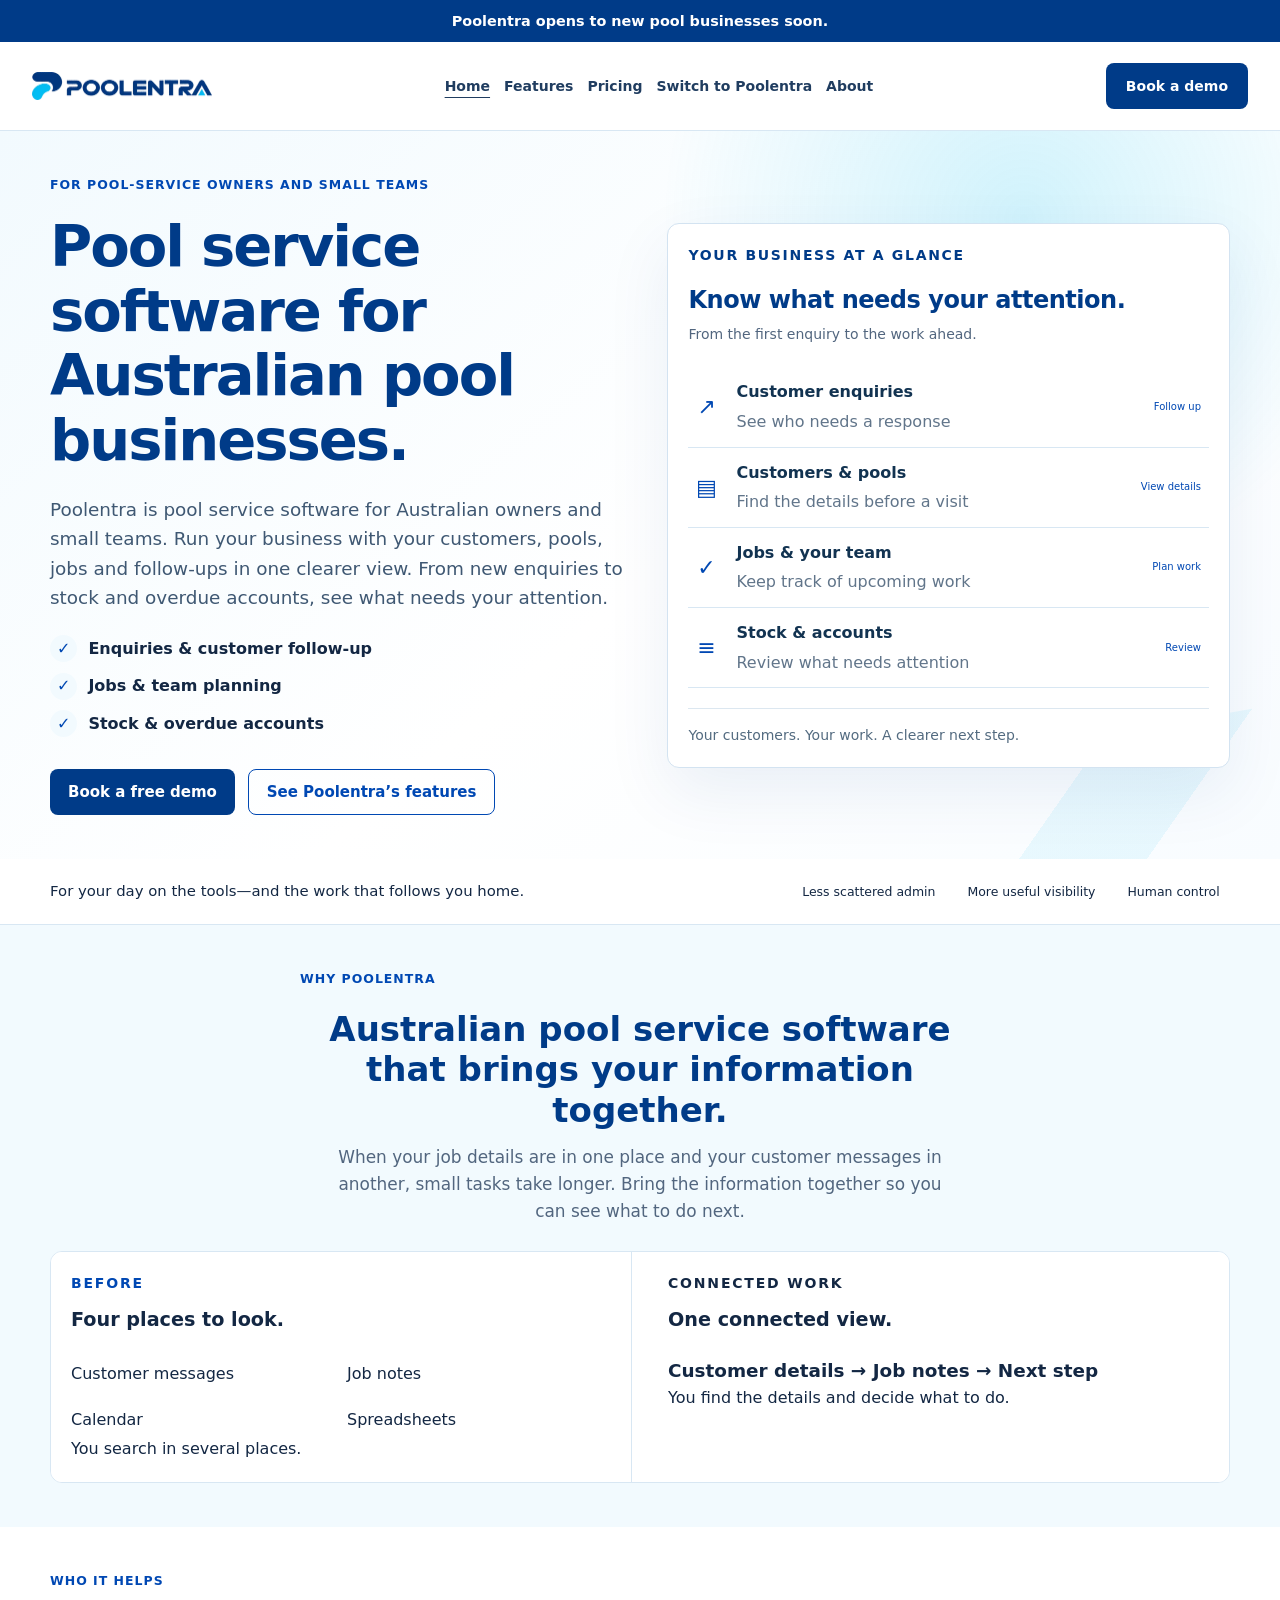
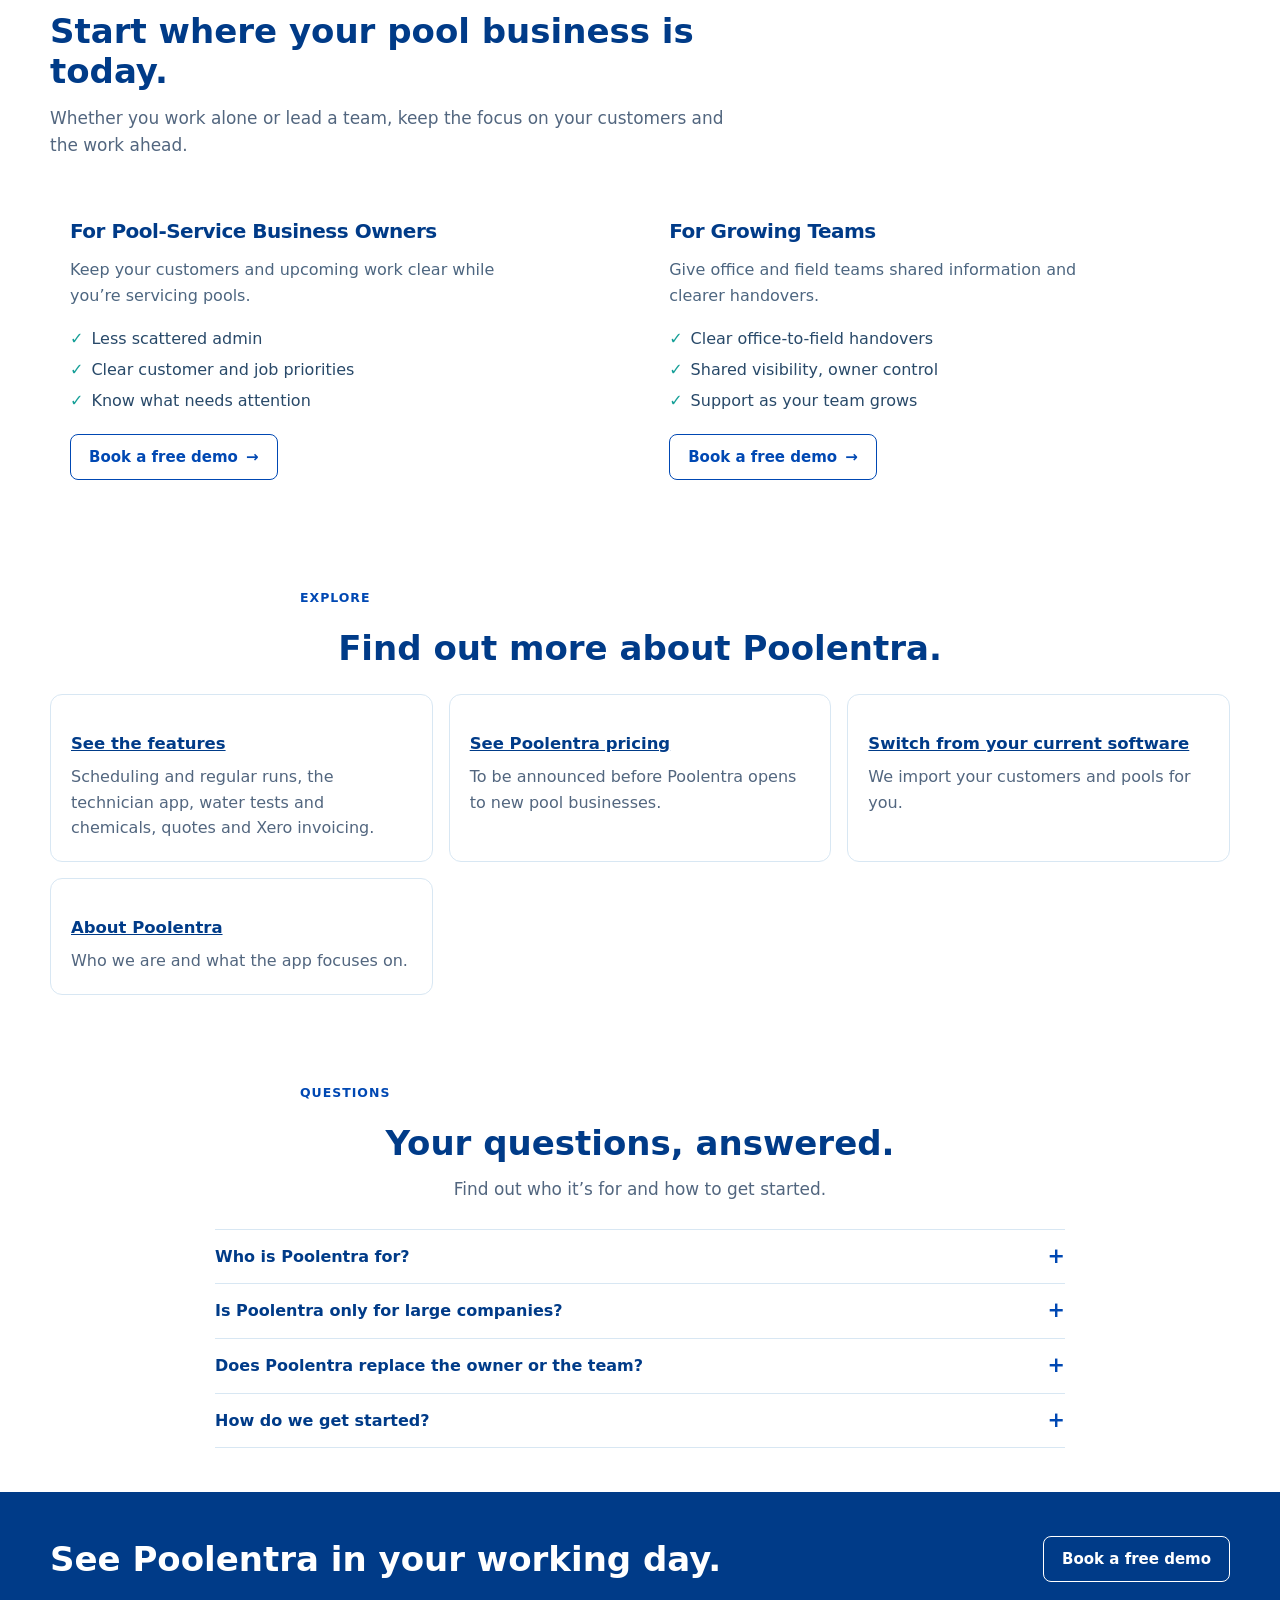
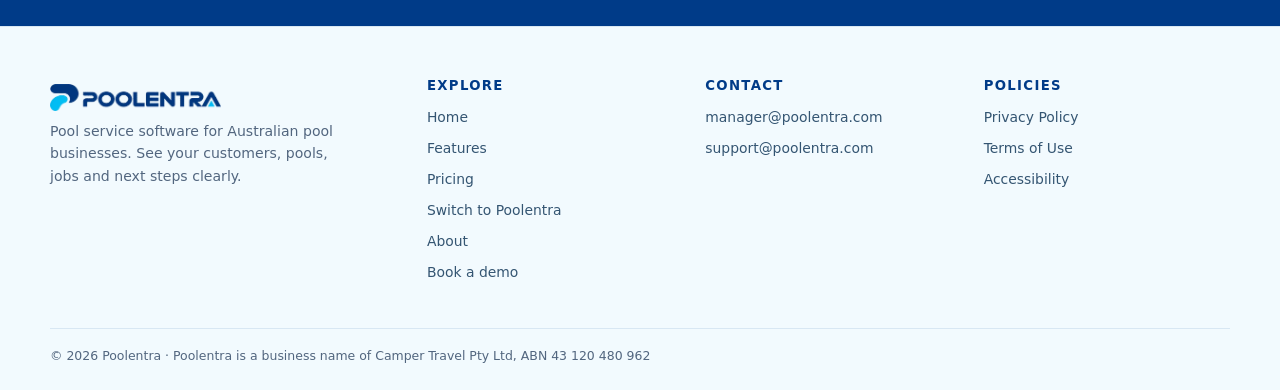
<file: index.html>
<!DOCTYPE html><html lang="en-AU"> <head><meta charset="UTF-8"><meta name="viewport" content="width=device-width, initial-scale=1.0"><title>Pool service software for Australian pool businesses | Poolentra</title><meta name="description" content="Poolentra is pool service software for Australian pool businesses, keeping customers, pools, jobs, technicians and follow-ups in one clear view. Book a free demo to see it."><link rel="canonical" href="https://poolentra.com.au/"><meta name="theme-color" content="#003B88"><link rel="icon" type="image/png" sizes="192x192" href="/poolentra-icon-192.png"><link rel="icon" type="image/png" sizes="48x48" href="/poolentra-icon-48.png"><link rel="apple-touch-icon" sizes="180x180" href="/apple-touch-icon.png"><meta property="og:type" content="website"><meta property="og:site_name" content="Poolentra"><meta property="og:locale" content="en_AU"><meta property="og:title" content="Pool service software for Australian pool businesses | Poolentra"><meta property="og:description" content="Poolentra is pool service software for Australian pool businesses, keeping customers, pools, jobs, technicians and follow-ups in one clear view. Book a free demo to see it."><meta property="og:url" content="https://poolentra.com.au/"><meta property="og:image" content="https://poolentra.com.au/poolentra-share.png"><meta property="og:image:width" content="1200"><meta property="og:image:height" content="630"><meta property="og:image:alt" content="Poolentra: pool service software for Australian pool businesses"><meta name="twitter:card" content="summary_large_image"><meta name="twitter:title" content="Pool service software for Australian pool businesses | Poolentra"><meta name="twitter:description" content="Poolentra is pool service software for Australian pool businesses, keeping customers, pools, jobs, technicians and follow-ups in one clear view. Book a free demo to see it."><meta name="twitter:image" content="https://poolentra.com.au/poolentra-share.png"><link rel="stylesheet" href="/styles.css"><link rel="stylesheet" href="/navigation.css"><link rel="stylesheet" href="/marketing.css"><script type="application/ld+json">{"@context":"https://schema.org","@type":"WebSite","name":"Poolentra","url":"https://poolentra.com.au/"}</script><script type="application/ld+json">{"@context":"https://schema.org","@type":"Organization","name":"Poolentra","url":"https://poolentra.com.au/","logo":"https://poolentra.com.au/poolentra-icon-192.png","description":"Pool service software for Australian pool businesses: customers, pools, scheduling, technicians, chemicals, quotes and invoicing in one place.","email":"manager@poolentra.com","contactPoint":[{"@type":"ContactPoint","contactType":"sales","email":"manager@poolentra.com","areaServed":"AU","availableLanguage":"en-AU"},{"@type":"ContactPoint","contactType":"customer support","email":"support@poolentra.com","areaServed":"AU","availableLanguage":"en-AU"}],"legalName":"Camper Travel Pty Ltd","taxID":"43 120 480 962"}</script></head> <body> <a class="skip-link" href="#top">Skip to content</a> <div class="launch-notice" role="note">Poolentra opens to new pool businesses soon.</div> <header class="review-header"> <div class="review-header-inner"> <a class="review-brand" href="/" aria-label="Poolentra home"><img src="/poolentra-logo.webp" alt="Poolentra" width="180" height="28"></a> <nav class="review-nav" aria-label="Primary navigation"><a href="/" aria-current="page">Home</a><a href="/features/">Features</a><a href="/pricing/">Pricing</a><a href="/switch-to-poolentra/">Switch to Poolentra</a><a href="/about/">About</a></nav> <a class="btn btn-primary review-cta" href="/book-a-demo/">Book a demo</a> <button class="review-toggle" type="button" aria-expanded="false" aria-controls="review-mobile">Menu <span aria-hidden="true">☰</span></button> </div> <nav id="review-mobile" class="review-mobile" aria-label="Mobile navigation" hidden><a href="/" aria-current="page">Home</a><a href="/features/">Features</a><a href="/pricing/">Pricing</a><a href="/switch-to-poolentra/">Switch to Poolentra</a><a href="/about/">About</a><a class="btn btn-primary" href="/book-a-demo/">Book a demo</a></nav> </header> <main id="top">  <section class="hero"><div class="hero-grid"> <div><div class="eyebrow">For pool-service owners and small teams</div><h1>Pool service software for Australian pool businesses.</h1><p class="hero-copy">Poolentra is pool service software for Australian owners and small teams. Run your business with your customers, pools, jobs and follow-ups in one clearer view. From new enquiries to stock and overdue accounts, see what needs your attention.</p><ul class="hero-features"><li>Enquiries &amp; customer follow-up</li><li>Jobs &amp; team planning</li><li>Stock &amp; overdue accounts</li></ul><div class="hero-actions"><a class="btn btn-primary" href="/book-a-demo/">Book a free demo</a><a class="btn btn-secondary" href="/features/">See Poolentra’s features</a></div></div> <figure class="operations-graphic business-overview" aria-labelledby="operations-title"><div class="graphic-top"><span class="graphic-brand">YOUR BUSINESS AT A GLANCE</span></div><figcaption id="operations-title">Know what needs your attention.</figcaption><p class="operations-sub">From the first enquiry to the work ahead.</p><div class="overview-row"><span class="overview-icon" aria-hidden="true">↗</span><div><strong>Customer enquiries</strong><small>See who needs a response</small></div><span class="overview-pill">Follow up</span></div><div class="overview-row"><span class="overview-icon" aria-hidden="true">▤</span><div><strong>Customers &amp; pools</strong><small>Find the details before a visit</small></div><span class="overview-pill">View details</span></div><div class="overview-row"><span class="overview-icon" aria-hidden="true">✓</span><div><strong>Jobs &amp; your team</strong><small>Keep track of upcoming work</small></div><span class="overview-pill">Plan work</span></div><div class="overview-row"><span class="overview-icon" aria-hidden="true">≡</span><div><strong>Stock &amp; accounts</strong><small>Review what needs attention</small></div><span class="overview-pill">Review</span></div><div class="overview-footer">Your customers. Your work. A clearer next step.</div></figure> </div></section> <div class="trust-strip"><div class="trust-strip-inner"><p>For your day on the tools—and the work that follows you home.</p><div class="trust-list"><span>Less scattered admin</span><span>More useful visibility</span><span>Human control</span></div></div></div> <section id="why" class="soft"><div class="section-inner"><div class="section-heading center"><div class="eyebrow">Why Poolentra</div><h2>Australian pool service software that brings your information together.</h2><p>When your job details are in one place and your customer messages in another, small tasks take longer. Bring the information together so you can see what to do next.</p></div><div class="before-after professional-comparison" role="group" aria-label="Scattered information compared with a connected view"><div class="before-panel"><span class="comparison-tag">BEFORE</span><div class="info-label">Four places to look.</div><div class="scattered-items"><span>Customer messages</span><span>Job notes</span><span>Calendar</span><span>Spreadsheets</span></div><p>You search in several places.</p></div><div class="after-panel"><span class="comparison-tag">CONNECTED WORK</span><div class="info-label">One connected view.</div><div class="connected-item"><strong>Customer details → Job notes → Next step</strong></div><p>You find the details and decide what to do.</p></div></div></div></section> <section id="audiences"><div class="section-inner"><div class="section-heading"><div class="eyebrow">Who it helps</div><h2>Start where your pool business is today.</h2><p>Whether you work alone or lead a team, keep the focus on your customers and the work ahead.</p></div><div class="audience-grid"> <article class="audience-card owner" id="pool-owners"><h3>For Pool-Service Business Owners</h3><p>Keep your customers and upcoming work clear while you’re servicing pools.</p><ul><li>Less scattered admin</li><li>Clear customer and job priorities</li><li>Know what needs attention</li></ul><a class="btn btn-secondary" href="/book-a-demo/">Book a free demo <span aria-hidden="true">→</span></a></article> <article class="audience-card team" id="growing-teams"><h3>For Growing Teams</h3><p>Give office and field teams shared information and clearer handovers.</p><ul><li>Clear office-to-field handovers</li><li>Shared visibility, owner control</li><li>Support as your team grows</li></ul><a class="btn btn-secondary" href="/book-a-demo/">Book a free demo <span aria-hidden="true">→</span></a></article> </div></div></section> <section id="explore" class="soft"><div class="section-inner"><div class="section-heading center"><div class="eyebrow">Explore</div><h2>Find out more about Poolentra.</h2></div><div class="solution-grid"><article class="solution-card"><h3><a href="/features/">See the features</a></h3><p>Scheduling and regular runs, the technician app, water tests and chemicals, quotes and Xero invoicing.</p></article><article class="solution-card"><h3><a href="/pricing/">See Poolentra pricing</a></h3><p>To be announced before Poolentra opens to new pool businesses.</p></article><article class="solution-card"><h3><a href="/switch-to-poolentra/">Switch from your current software</a></h3><p>We import your customers and pools for you.</p></article><article class="solution-card"><h3><a href="/about/">About Poolentra</a></h3><p>Who we are and what the app focuses on.</p></article></div></div></section> <section id="resources"><div class="section-inner"><div class="section-heading center"><div class="eyebrow">Questions</div><h2>Your questions, answered.</h2><p>Find out who it’s for and how to get started.</p></div><div class="faq-wrap"><details><summary>Who is Poolentra for?</summary><p>If you run a pool-service business on your own or with a small team in Australia, Poolentra is built for you.</p></details><details><summary>Is Poolentra only for large companies?</summary><p>No. You can be a solo operator or run a small team. The aim is to help you keep track of your work as your business grows.</p></details><details><summary>Does Poolentra replace the owner or the team?</summary><p>No. You and your team stay in charge. The aim is to give you clearer information so you can decide what to do next.</p></details><details><summary>How do we get started?</summary><p>Book a free demo. We’ll look at how you work today, agree your data import, setup, training and start date.</p></details></div></div></section> <section class="closing-demo" aria-labelledby="closing-title"><div class="section-inner"><h2 id="closing-title">See Poolentra in your working day.</h2><a class="btn btn-secondary" href="/book-a-demo/">Book a free demo</a></div></section>  </main> <footer><div class="footer-grid"><div><a class="brand" href="/" aria-label="Poolentra home"><img class="brand-logo" src="/poolentra-logo.webp" alt="Poolentra" width="170" height="27"></a><p>Pool service software for Australian pool businesses. See your customers, pools, jobs and next steps clearly.</p></div><div><h2 class="footer-heading">Explore</h2><a href="/">Home</a><a href="/features/">Features</a><a href="/pricing/">Pricing</a><a href="/switch-to-poolentra/">Switch to Poolentra</a><a href="/about/">About</a><a href="/book-a-demo/">Book a demo</a></div><div><h2 class="footer-heading">Contact</h2><a href="mailto:manager@poolentra.com">manager@poolentra.com</a><a href="mailto:support@poolentra.com">support@poolentra.com</a></div><div><h2 class="footer-heading">Policies</h2><a href="/privacy/">Privacy Policy</a><a href="/terms/">Terms of Use</a><a href="/accessibility/">Accessibility</a></div></div><div class="footer-bottom">© 2026 Poolentra · Poolentra is a business name of Camper Travel Pty Ltd, ABN 43 120 480 962</div></footer> <script src="/site.js" defer></script> <script src="/analytics.js" defer></script> </body> </html>
</file>
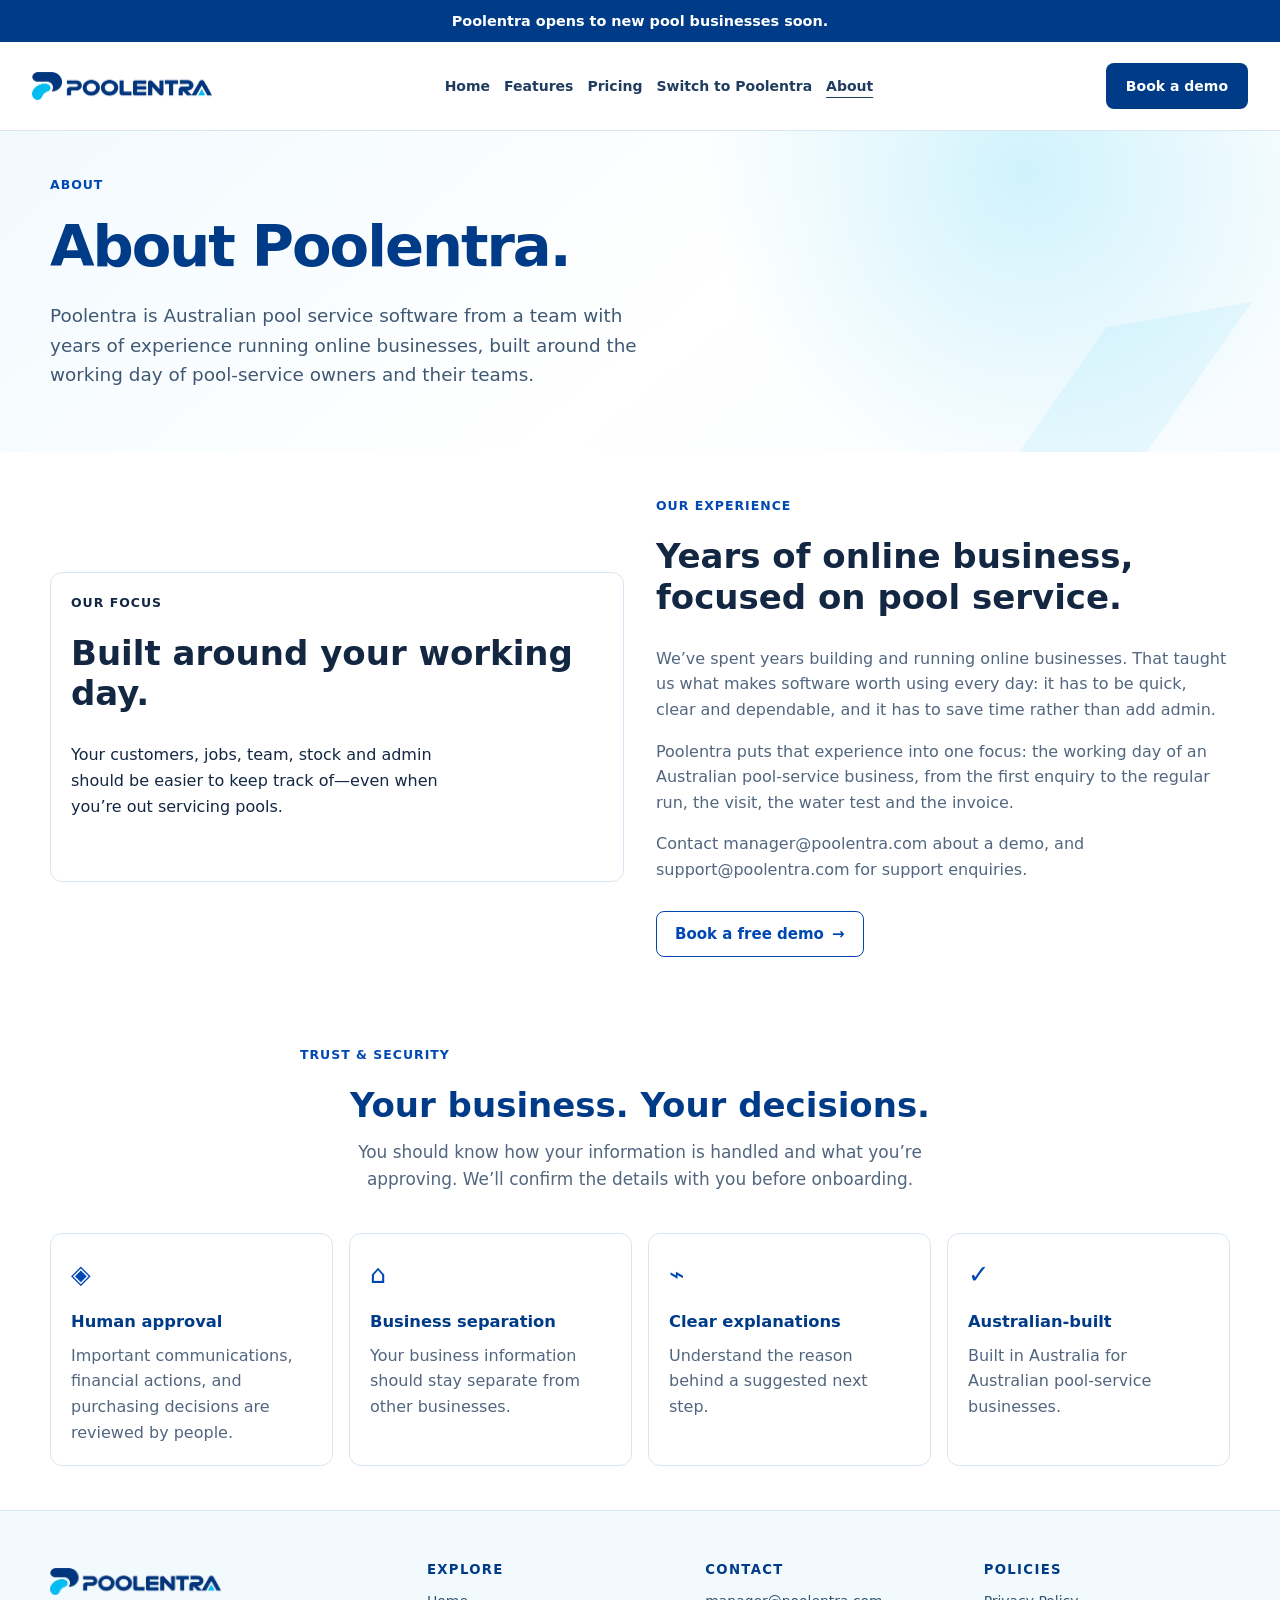
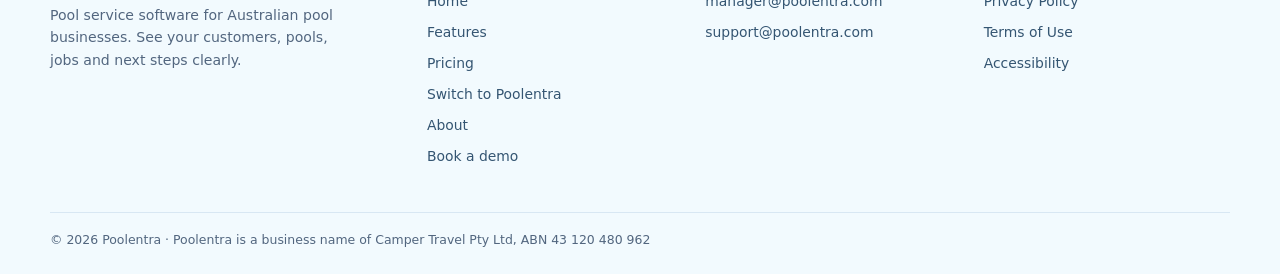
<file: about/index.html>
<!DOCTYPE html><html lang="en-AU"> <head><meta charset="UTF-8"><meta name="viewport" content="width=device-width, initial-scale=1.0"><title>About | Poolentra</title><meta name="description" content="About Poolentra: Australian pool service software built around the working day of pool-service owners and their teams."><link rel="canonical" href="https://poolentra.com.au/about/"><meta name="theme-color" content="#003B88"><link rel="icon" type="image/png" sizes="192x192" href="/poolentra-icon-192.png"><link rel="icon" type="image/png" sizes="48x48" href="/poolentra-icon-48.png"><link rel="apple-touch-icon" sizes="180x180" href="/apple-touch-icon.png"><meta property="og:type" content="website"><meta property="og:site_name" content="Poolentra"><meta property="og:locale" content="en_AU"><meta property="og:title" content="About | Poolentra"><meta property="og:description" content="About Poolentra: Australian pool service software built around the working day of pool-service owners and their teams."><meta property="og:url" content="https://poolentra.com.au/about/"><meta property="og:image" content="https://poolentra.com.au/poolentra-share.png"><meta property="og:image:width" content="1200"><meta property="og:image:height" content="630"><meta property="og:image:alt" content="Poolentra: pool service software for Australian pool businesses"><meta name="twitter:card" content="summary_large_image"><meta name="twitter:title" content="About | Poolentra"><meta name="twitter:description" content="About Poolentra: Australian pool service software built around the working day of pool-service owners and their teams."><meta name="twitter:image" content="https://poolentra.com.au/poolentra-share.png"><link rel="stylesheet" href="/styles.css"><link rel="stylesheet" href="/navigation.css"><link rel="stylesheet" href="/marketing.css"></head> <body> <a class="skip-link" href="#top">Skip to content</a> <div class="launch-notice" role="note">Poolentra opens to new pool businesses soon.</div> <header class="review-header"> <div class="review-header-inner"> <a class="review-brand" href="/" aria-label="Poolentra home"><img src="/poolentra-logo.webp" alt="Poolentra" width="180" height="28"></a> <nav class="review-nav" aria-label="Primary navigation"><a href="/">Home</a><a href="/features/">Features</a><a href="/pricing/">Pricing</a><a href="/switch-to-poolentra/">Switch to Poolentra</a><a href="/about/" aria-current="page">About</a></nav> <a class="btn btn-primary review-cta" href="/book-a-demo/">Book a demo</a> <button class="review-toggle" type="button" aria-expanded="false" aria-controls="review-mobile">Menu <span aria-hidden="true">☰</span></button> </div> <nav id="review-mobile" class="review-mobile" aria-label="Mobile navigation" hidden><a href="/">Home</a><a href="/features/">Features</a><a href="/pricing/">Pricing</a><a href="/switch-to-poolentra/">Switch to Poolentra</a><a href="/about/" aria-current="page">About</a><a class="btn btn-primary" href="/book-a-demo/">Book a demo</a></nav> </header> <main id="top">  <section class="hero page-hero"><div class="section-inner"> <div class="eyebrow">About</div><h1>About Poolentra.</h1><p class="hero-copy">Poolentra is Australian pool service software from a team with years of experience running online businesses, built around the working day of pool-service owners and their teams.</p> </div></section> <section id="about"><div class="section-inner about-grid"><div class="about-panel"><div class="eyebrow light">Our focus</div><h2>Built around your working day.</h2><p>Your customers, jobs, team, stock and admin should be easier to keep track of—even when you’re out servicing pools.</p></div><div class="about-copy"><div class="eyebrow">Our experience</div><h2>Years of online business, focused on pool service.</h2><p>We’ve spent years building and running online businesses. That taught us what makes software worth using every day: it has to be quick, clear and dependable, and it has to save time rather than add admin.</p><p>Poolentra puts that experience into one focus: the working day of an Australian pool-service business, from the first enquiry to the regular run, the visit, the water test and the invoice.</p><p>Contact manager@poolentra.com about a demo, and support@poolentra.com for support enquiries.</p><a class="btn btn-secondary" href="/book-a-demo/">Book a free demo <span aria-hidden="true">→</span></a></div></div></section> <section id="trust" class="soft"><div class="section-inner"><div class="section-heading center"><div class="eyebrow">Trust &amp; Security</div><h2>Your business. Your decisions.</h2><p>You should know how your information is handled and what you’re approving. We’ll confirm the details with you before onboarding.</p></div><div class="trust-grid"><article class="trust-card"><div class="big-icon" aria-hidden="true">◈</div><h3>Human approval</h3><p>Important communications, financial actions, and purchasing decisions are reviewed by people.</p></article><article class="trust-card"><div class="big-icon" aria-hidden="true">⌂</div><h3>Business separation</h3><p>Your business information should stay separate from other businesses.</p></article><article class="trust-card"><div class="big-icon" aria-hidden="true">⌁</div><h3>Clear explanations</h3><p>Understand the reason behind a suggested next step.</p></article><article class="trust-card"><div class="big-icon" aria-hidden="true">✓</div><h3>Australian-built</h3><p>Built in Australia for Australian pool-service businesses.</p></article></div></div></section>  </main> <footer><div class="footer-grid"><div><a class="brand" href="/" aria-label="Poolentra home"><img class="brand-logo" src="/poolentra-logo.webp" alt="Poolentra" width="170" height="27"></a><p>Pool service software for Australian pool businesses. See your customers, pools, jobs and next steps clearly.</p></div><div><h2 class="footer-heading">Explore</h2><a href="/">Home</a><a href="/features/">Features</a><a href="/pricing/">Pricing</a><a href="/switch-to-poolentra/">Switch to Poolentra</a><a href="/about/">About</a><a href="/book-a-demo/">Book a demo</a></div><div><h2 class="footer-heading">Contact</h2><a href="mailto:manager@poolentra.com">manager@poolentra.com</a><a href="mailto:support@poolentra.com">support@poolentra.com</a></div><div><h2 class="footer-heading">Policies</h2><a href="/privacy/">Privacy Policy</a><a href="/terms/">Terms of Use</a><a href="/accessibility/">Accessibility</a></div></div><div class="footer-bottom">© 2026 Poolentra · Poolentra is a business name of Camper Travel Pty Ltd, ABN 43 120 480 962</div></footer> <script src="/site.js" defer></script> <script src="/analytics.js" defer></script> </body> </html>
</file>
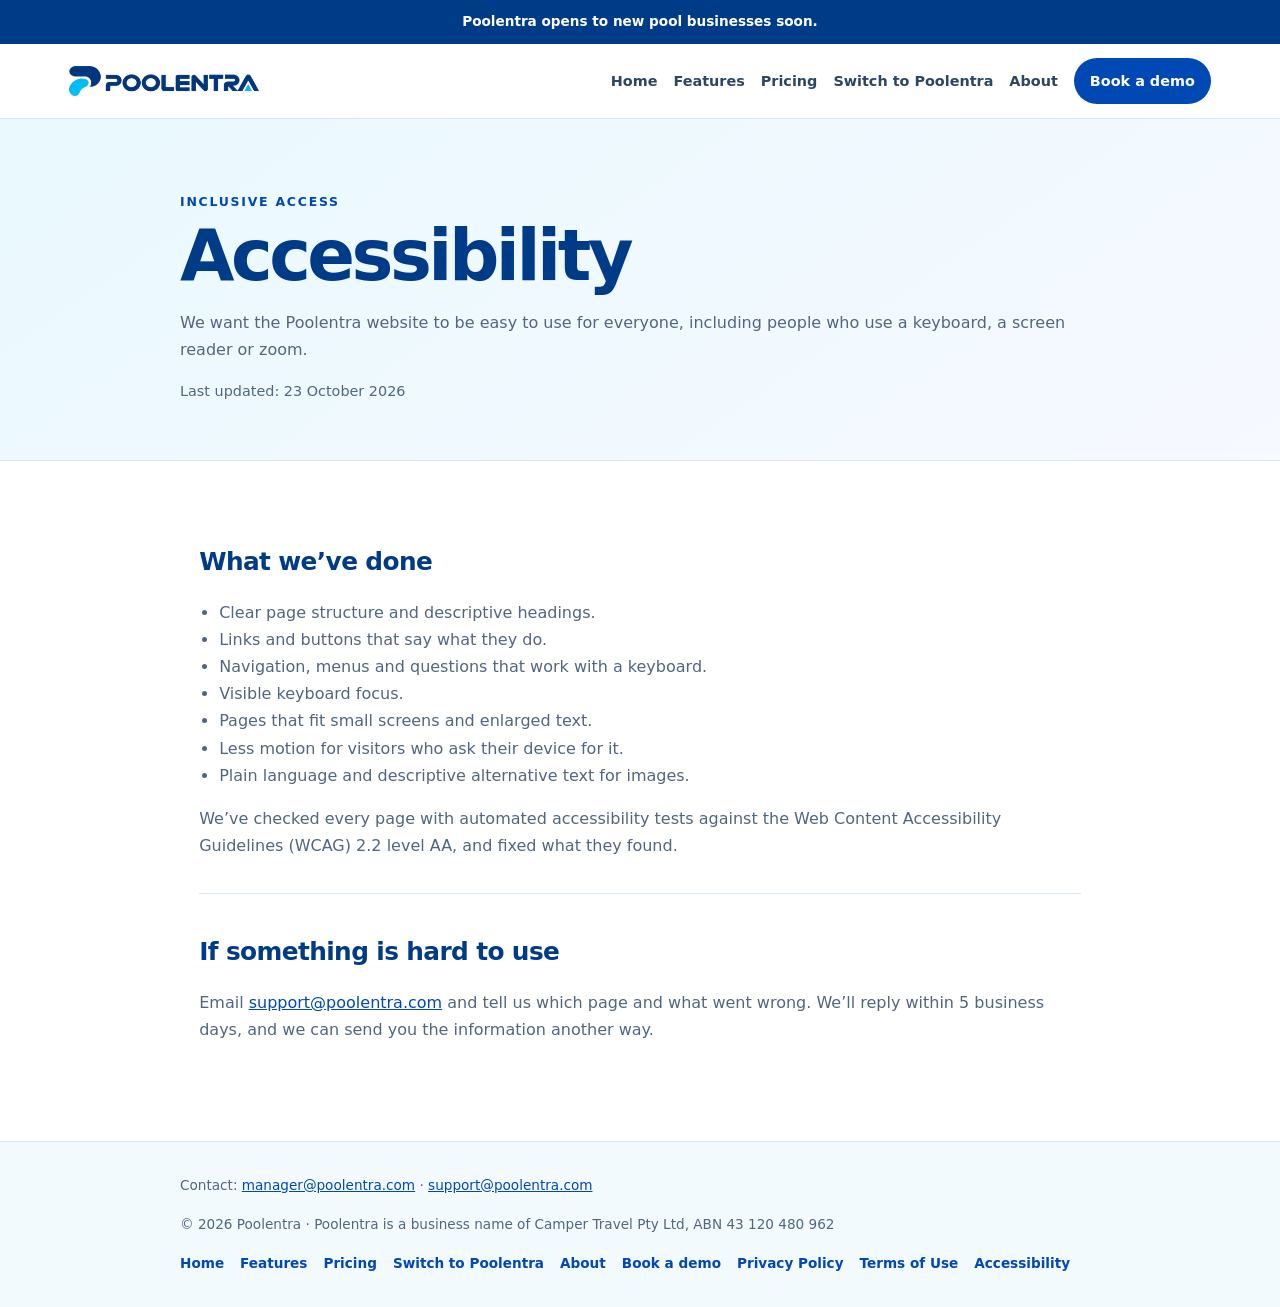
<file: accessibility/index.html>
<!DOCTYPE html><html lang="en-AU"> <head><meta charset="UTF-8"><meta name="viewport" content="width=device-width, initial-scale=1.0"><title>Accessibility | Poolentra</title><meta name="description" content="Accessibility for Poolentra, pool service software for Australian pool businesses."><link rel="canonical" href="https://poolentra.com.au/accessibility/"><meta name="theme-color" content="#003B88"><link rel="icon" type="image/png" sizes="192x192" href="/poolentra-icon-192.png"><link rel="icon" type="image/png" sizes="48x48" href="/poolentra-icon-48.png"><link rel="apple-touch-icon" sizes="180x180" href="/apple-touch-icon.png"><meta property="og:type" content="website"><meta property="og:site_name" content="Poolentra"><meta property="og:locale" content="en_AU"><meta property="og:title" content="Accessibility | Poolentra"><meta property="og:description" content="Accessibility for Poolentra, pool service software for Australian pool businesses."><meta property="og:url" content="https://poolentra.com.au/accessibility/"><meta property="og:image" content="https://poolentra.com.au/poolentra-share.png"><meta property="og:image:width" content="1200"><meta property="og:image:height" content="630"><meta property="og:image:alt" content="Poolentra: pool service software for Australian pool businesses"><meta name="twitter:card" content="summary_large_image"><meta name="twitter:title" content="Accessibility | Poolentra"><meta name="twitter:description" content="Accessibility for Poolentra, pool service software for Australian pool businesses."><meta name="twitter:image" content="https://poolentra.com.au/poolentra-share.png"><link rel="stylesheet" href="/legal.css"><script src="/analytics.js" defer></script></head> <body> <div class="launch-notice" role="note">Poolentra opens to new pool businesses soon.</div> <header><div class="nav"><a class="brand" href="/" aria-label="Poolentra home"><img src="/poolentra-logo.webp" alt="Poolentra" width="190" height="30"></a><nav class="nav-links" aria-label="Main navigation"><a href="/">Home</a><a href="/features/">Features</a><a href="/pricing/">Pricing</a><a href="/switch-to-poolentra/">Switch to Poolentra</a><a href="/about/">About</a><a class="button" href="/book-a-demo/">Book a demo</a></nav></div></header> <main><div class="hero"><div class="hero-inner"><div class="eyebrow">Inclusive access</div><h1>Accessibility</h1><p>We want the Poolentra website to be easy to use for everyone, including people who use a keyboard, a screen reader or zoom.</p><p class="updated">Last updated: 23 October 2026</p></div></div><article class="content"> <section><h2>What we’ve done</h2><ul><li>Clear page structure and descriptive headings.</li><li>Links and buttons that say what they do.</li><li>Navigation, menus and questions that work with a keyboard.</li><li>Visible keyboard focus.</li><li>Pages that fit small screens and enlarged text.</li><li>Less motion for visitors who ask their device for it.</li><li>Plain language and descriptive alternative text for images.</li></ul><p>We’ve checked every page with automated accessibility tests against the Web Content Accessibility Guidelines (WCAG) 2.2 level AA, and fixed what they found.</p></section> <section><h2>If something is hard to use</h2><p>Email <a href="mailto:support@poolentra.com">support@poolentra.com</a> and tell us which page and what went wrong. We’ll reply within 5 business days, and we can send you the information another way.</p></section> </article></main> <footer><div class="footer"><p>Contact: <a href="mailto:manager@poolentra.com">manager@poolentra.com</a> · <a href="mailto:support@poolentra.com">support@poolentra.com</a></p><p>© 2026 Poolentra · Poolentra is a business name of Camper Travel Pty Ltd, ABN 43 120 480 962</p><div class="footer-links"><a href="/">Home</a><a href="/features/">Features</a><a href="/pricing/">Pricing</a><a href="/switch-to-poolentra/">Switch to Poolentra</a><a href="/about/">About</a><a href="/book-a-demo/">Book a demo</a><a href="/privacy/">Privacy Policy</a><a href="/terms/">Terms of Use</a><a href="/accessibility/">Accessibility</a></div></div></footer> </body></html>
</file>
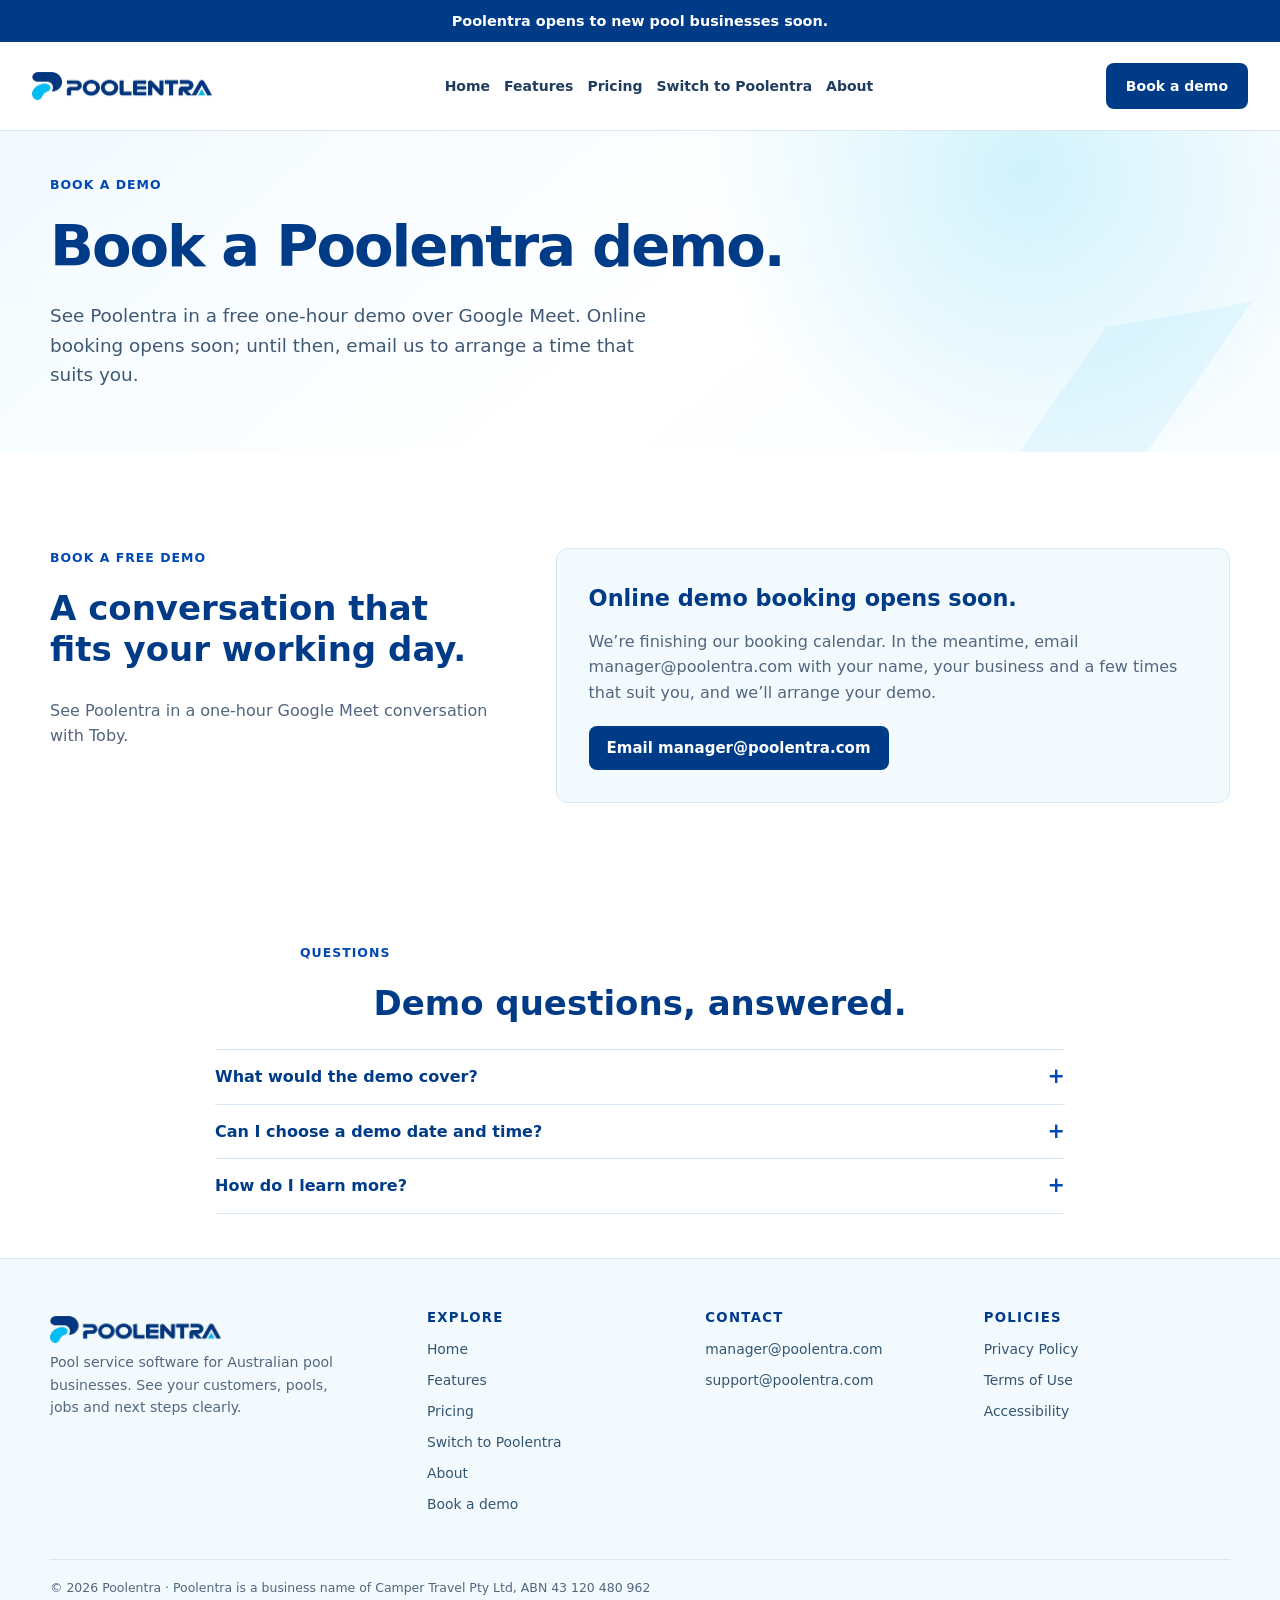
<file: book-a-demo/index.html>
<!DOCTYPE html><html lang="en-AU"> <head><meta charset="UTF-8"><meta name="viewport" content="width=device-width, initial-scale=1.0"><title>Book a Poolentra demo | Poolentra</title><meta name="description" content="Book a free one-hour Poolentra demo over Google Meet. See pool service software for Australian pool businesses, and choose a time that suits you."><link rel="canonical" href="https://poolentra.com.au/book-a-demo/"><meta name="theme-color" content="#003B88"><link rel="icon" type="image/png" sizes="192x192" href="/poolentra-icon-192.png"><link rel="icon" type="image/png" sizes="48x48" href="/poolentra-icon-48.png"><link rel="apple-touch-icon" sizes="180x180" href="/apple-touch-icon.png"><meta property="og:type" content="website"><meta property="og:site_name" content="Poolentra"><meta property="og:locale" content="en_AU"><meta property="og:title" content="Book a Poolentra demo | Poolentra"><meta property="og:description" content="Book a free one-hour Poolentra demo over Google Meet. See pool service software for Australian pool businesses, and choose a time that suits you."><meta property="og:url" content="https://poolentra.com.au/book-a-demo/"><meta property="og:image" content="https://poolentra.com.au/poolentra-share.png"><meta property="og:image:width" content="1200"><meta property="og:image:height" content="630"><meta property="og:image:alt" content="Poolentra: pool service software for Australian pool businesses"><meta name="twitter:card" content="summary_large_image"><meta name="twitter:title" content="Book a Poolentra demo | Poolentra"><meta name="twitter:description" content="Book a free one-hour Poolentra demo over Google Meet. See pool service software for Australian pool businesses, and choose a time that suits you."><meta name="twitter:image" content="https://poolentra.com.au/poolentra-share.png"><link rel="stylesheet" href="/styles.css"><link rel="stylesheet" href="/navigation.css"><link rel="stylesheet" href="/marketing.css"><style>.inline-booking[data-astro-cid-rkzubfzp]{width:100%;box-sizing:border-box;align-self:start;padding:20px;border:1px solid #d8e5f2;border-radius:12px;background:#fff;color:#132743}h3[data-astro-cid-rkzubfzp]{margin-top:0;font-size:1.5rem;color:#004188}.booking-confirmation[data-astro-cid-rkzubfzp][hidden]{display:none}.confirmation-badge[data-astro-cid-rkzubfzp]{display:inline-flex;align-items:center;gap:8px;margin:0 0 12px;padding:7px 12px;border-radius:8px;background:#e8f5ee;color:#185b39;font-size:.875rem;font-weight:700}.confirmation-welcome[data-astro-cid-rkzubfzp]{margin:0 0 24px;line-height:1.65}.confirmation-details[data-astro-cid-rkzubfzp]{display:grid;grid-template-columns:repeat(2,minmax(0,1fr));gap:20px;margin:0;padding:16px 0;border-top:1px solid #d8e5f2;background:transparent}.confirmation-details[data-astro-cid-rkzubfzp] dt[data-astro-cid-rkzubfzp]{margin:0 0 5px;color:#52667f;font-size:.85rem}.confirmation-details[data-astro-cid-rkzubfzp] dd[data-astro-cid-rkzubfzp]{margin:0;font-weight:600;overflow-wrap:anywhere}.confirmation-next[data-astro-cid-rkzubfzp]{margin-top:24px}.confirmation-next[data-astro-cid-rkzubfzp] p[data-astro-cid-rkzubfzp]{margin:0 0 12px;line-height:1.65}@media (max-width:480px){.confirmation-details[data-astro-cid-rkzubfzp]{grid-template-columns:1fr;padding:16px;gap:16px}}.slot-label[data-astro-cid-rkzubfzp]{font-weight:700;margin:0 0 6px}#booking-slot-hint[data-astro-cid-rkzubfzp]{box-sizing:border-box;min-height:48px;margin:0;padding:12px;border:1px solid #52667f;border-radius:8px}.demo-slots[data-astro-cid-rkzubfzp]{min-width:0}#booking-slot-hint[data-astro-cid-rkzubfzp],#booking-zone-note[data-astro-cid-rkzubfzp]{font-size:.9rem;color:#52667f}input[data-astro-cid-rkzubfzp]:disabled,select[data-astro-cid-rkzubfzp]:disabled{background:#f3f7fa}label[data-astro-cid-rkzubfzp]{display:block;font-weight:700;margin-top:16px}select[data-astro-cid-rkzubfzp],input[data-astro-cid-rkzubfzp],textarea[data-astro-cid-rkzubfzp]{display:block;box-sizing:border-box;width:100%;min-height:48px;padding:12px;font:inherit;border:1px solid #52667f;border-radius:8px;background:#fff;color:inherit}textarea[data-astro-cid-rkzubfzp]{resize:vertical}#booking-appointments[data-astro-cid-rkzubfzp]{margin-top:20px;padding-top:16px;border-top:1px solid #d8e5f2}h4[data-astro-cid-rkzubfzp]{margin:0;font-size:1.1rem;color:#004188}.booking-details-grid[data-astro-cid-rkzubfzp]{display:grid;grid-template-columns:repeat(2,minmax(0,1fr));gap:12px 16px}.booking-field[data-astro-cid-rkzubfzp]{min-width:0}.booking-field[data-astro-cid-rkzubfzp] label[data-astro-cid-rkzubfzp]{margin-top:0;margin-bottom:6px}.booking-field-wide[data-astro-cid-rkzubfzp]{grid-column:1 / -1}.phone-row[data-astro-cid-rkzubfzp]{display:grid;grid-template-columns:92px minmax(0,1fr);gap:8px}.phone-code-control[data-astro-cid-rkzubfzp]{position:relative;display:flex;align-items:center;justify-content:center;min-height:48px;border:1px solid #52667f;border-radius:8px;box-sizing:border-box}.phone-code-control[data-astro-cid-rkzubfzp]:focus-within{outline:3px solid #0052d6;outline-offset:3px}#booking-phone-country[data-astro-cid-rkzubfzp]{position:absolute;inset:0;width:100%;height:100%;opacity:0;cursor:pointer}#booking-phone-code[data-astro-cid-rkzubfzp]{pointer-events:none}.phone-hint[data-astro-cid-rkzubfzp]{position:absolute;width:1px;height:1px;padding:0;margin:-1px;overflow:hidden;clip-path:inset(50%);white-space:nowrap}@media (max-width:480px){.booking-details-grid[data-astro-cid-rkzubfzp]{grid-template-columns:1fr}}button[data-astro-cid-rkzubfzp]{min-height:44px;cursor:pointer}button[data-astro-cid-rkzubfzp]:disabled{opacity:.6;cursor:not-allowed}[data-astro-cid-rkzubfzp]:focus-visible{outline:3px solid #0052d6;outline-offset:3px}
</style></head> <body> <a class="skip-link" href="#top">Skip to content</a> <div class="launch-notice" role="note">Poolentra opens to new pool businesses soon.</div> <header class="review-header"> <div class="review-header-inner"> <a class="review-brand" href="/" aria-label="Poolentra home"><img src="/poolentra-logo.webp" alt="Poolentra" width="180" height="28"></a> <nav class="review-nav" aria-label="Primary navigation"><a href="/">Home</a><a href="/features/">Features</a><a href="/pricing/">Pricing</a><a href="/switch-to-poolentra/">Switch to Poolentra</a><a href="/about/">About</a></nav> <a class="btn btn-primary review-cta" href="/book-a-demo/">Book a demo</a> <button class="review-toggle" type="button" aria-expanded="false" aria-controls="review-mobile">Menu <span aria-hidden="true">☰</span></button> </div> <nav id="review-mobile" class="review-mobile" aria-label="Mobile navigation" hidden><a href="/">Home</a><a href="/features/">Features</a><a href="/pricing/">Pricing</a><a href="/switch-to-poolentra/">Switch to Poolentra</a><a href="/about/">About</a><a class="btn btn-primary" href="/book-a-demo/">Book a demo</a></nav> </header> <main id="top">  <section class="hero page-hero"><div class="section-inner"> <div class="eyebrow">Book a demo</div><h1>Book a Poolentra demo.</h1><p class="hero-copy">See Poolentra in a free one-hour demo over Google Meet. Online booking opens soon; until then, email us to arrange a time that suits you.</p> </div></section> <section class="demo-section" id="demo"><div class="section-inner demo-grid"><div class="demo-copy"><div class="eyebrow">Book a free demo</div><h2>A conversation that fits your working day.</h2><p>See Poolentra in a one-hour Google Meet conversation with Toby.</p></div><div class="booking-soon" id="booking-soon"><h3>Online demo booking opens soon.</h3><p>We’re finishing our booking calendar. In the meantime, email manager@poolentra.com with your name, your business and a few times that suit you, and we’ll arrange your demo.</p><a class="btn btn-primary" href="mailto:manager@poolentra.com">Email manager@poolentra.com</a></div></div></section> <section id="resources" class="soft"><div class="section-inner"><div class="section-heading center"><div class="eyebrow">Questions</div><h2>Demo questions, answered.</h2></div><div class="faq-wrap"><details><summary>What would the demo cover?</summary><p>The conversation starts with the work you want to make easier. We’ll walk through Poolentra, discuss your existing tools and cover setup, pricing and support before you decide on your next step.</p></details><details><summary>Can I choose a demo date and time?</summary><p>Yes. Online booking opens soon. Until then, email manager@poolentra.com with a few times that suit you, and we’ll send a calendar invitation with a Google Meet link.</p></details><details><summary>How do I learn more?</summary><p>Contact manager@poolentra.com for demo enquiries or support@poolentra.com for support.</p></details></div></div></section>  </main> <footer><div class="footer-grid"><div><a class="brand" href="/" aria-label="Poolentra home"><img class="brand-logo" src="/poolentra-logo.webp" alt="Poolentra" width="170" height="27"></a><p>Pool service software for Australian pool businesses. See your customers, pools, jobs and next steps clearly.</p></div><div><h2 class="footer-heading">Explore</h2><a href="/">Home</a><a href="/features/">Features</a><a href="/pricing/">Pricing</a><a href="/switch-to-poolentra/">Switch to Poolentra</a><a href="/about/">About</a><a href="/book-a-demo/">Book a demo</a></div><div><h2 class="footer-heading">Contact</h2><a href="mailto:manager@poolentra.com">manager@poolentra.com</a><a href="mailto:support@poolentra.com">support@poolentra.com</a></div><div><h2 class="footer-heading">Policies</h2><a href="/privacy/">Privacy Policy</a><a href="/terms/">Terms of Use</a><a href="/accessibility/">Accessibility</a></div></div><div class="footer-bottom">© 2026 Poolentra · Poolentra is a business name of Camper Travel Pty Ltd, ABN 43 120 480 962</div></footer> <script src="/site.js" defer></script> <script src="/analytics.js" defer></script> </body> </html>
</file>
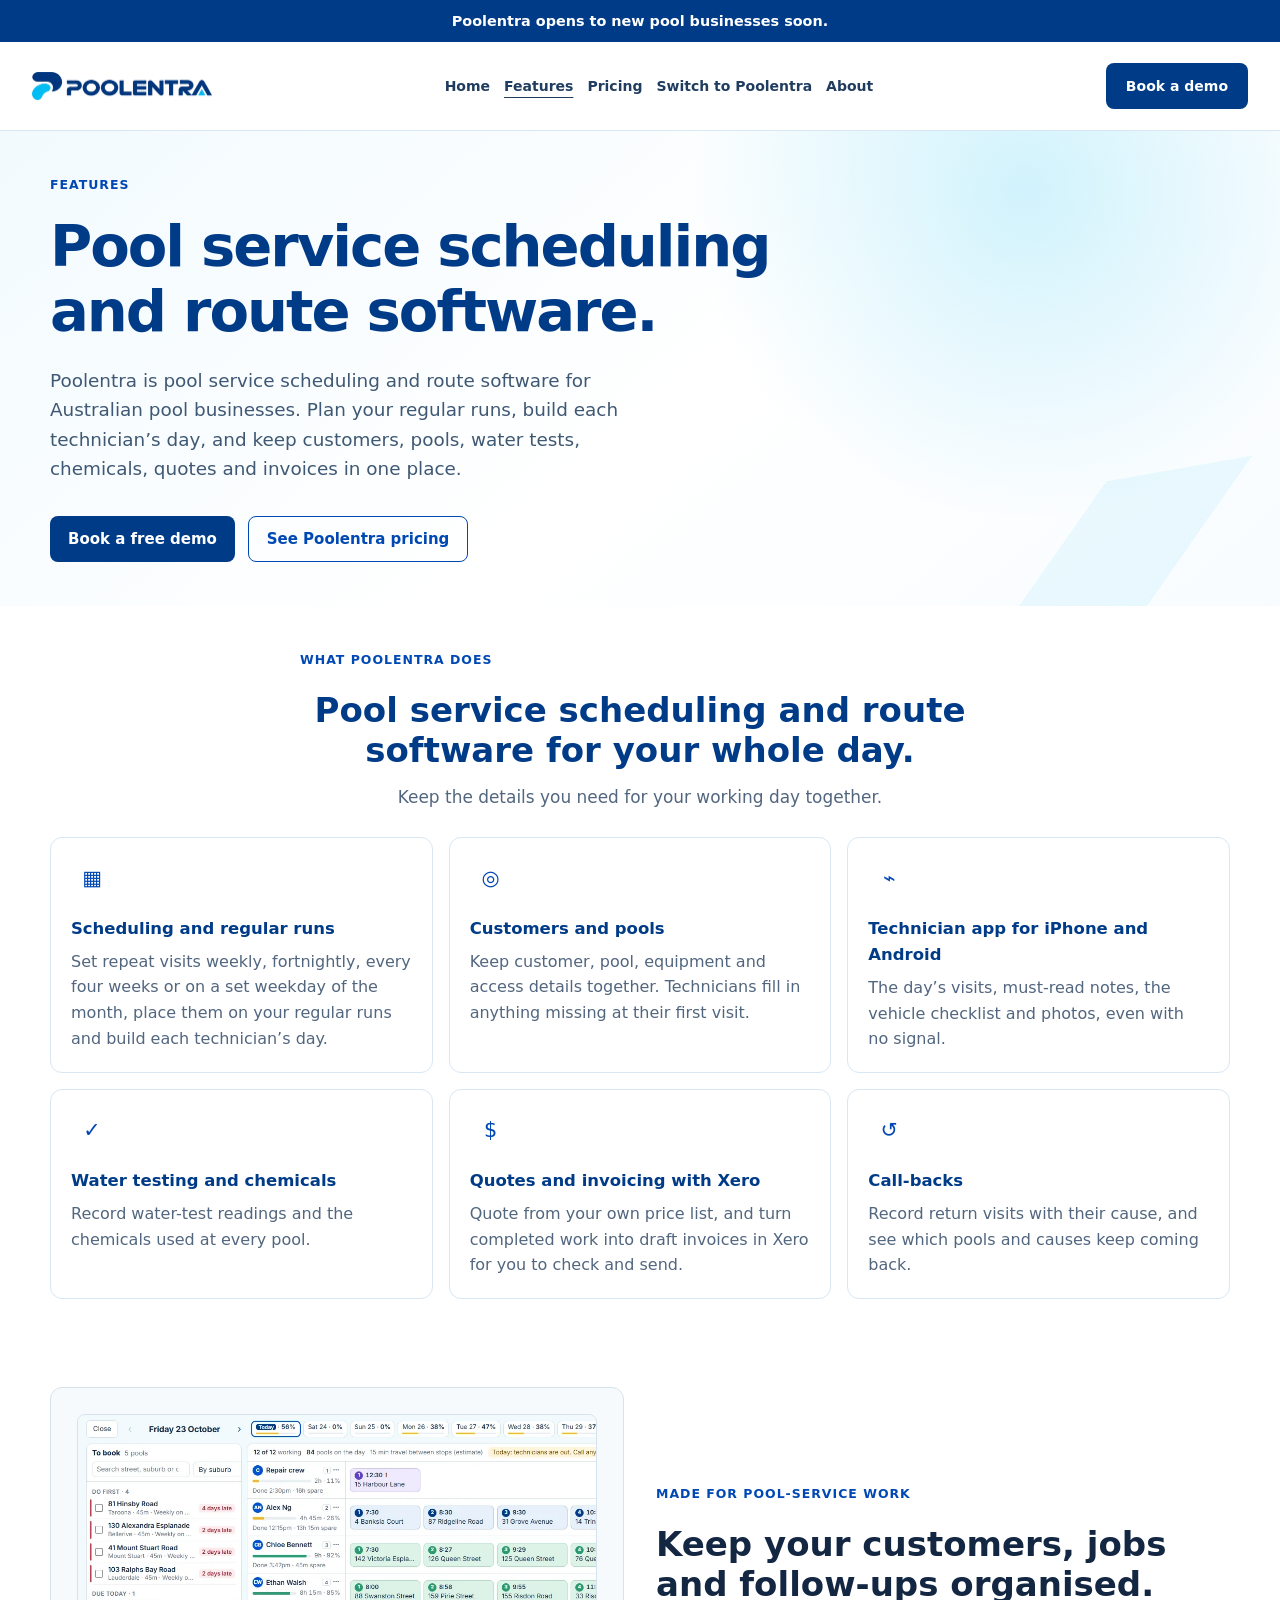
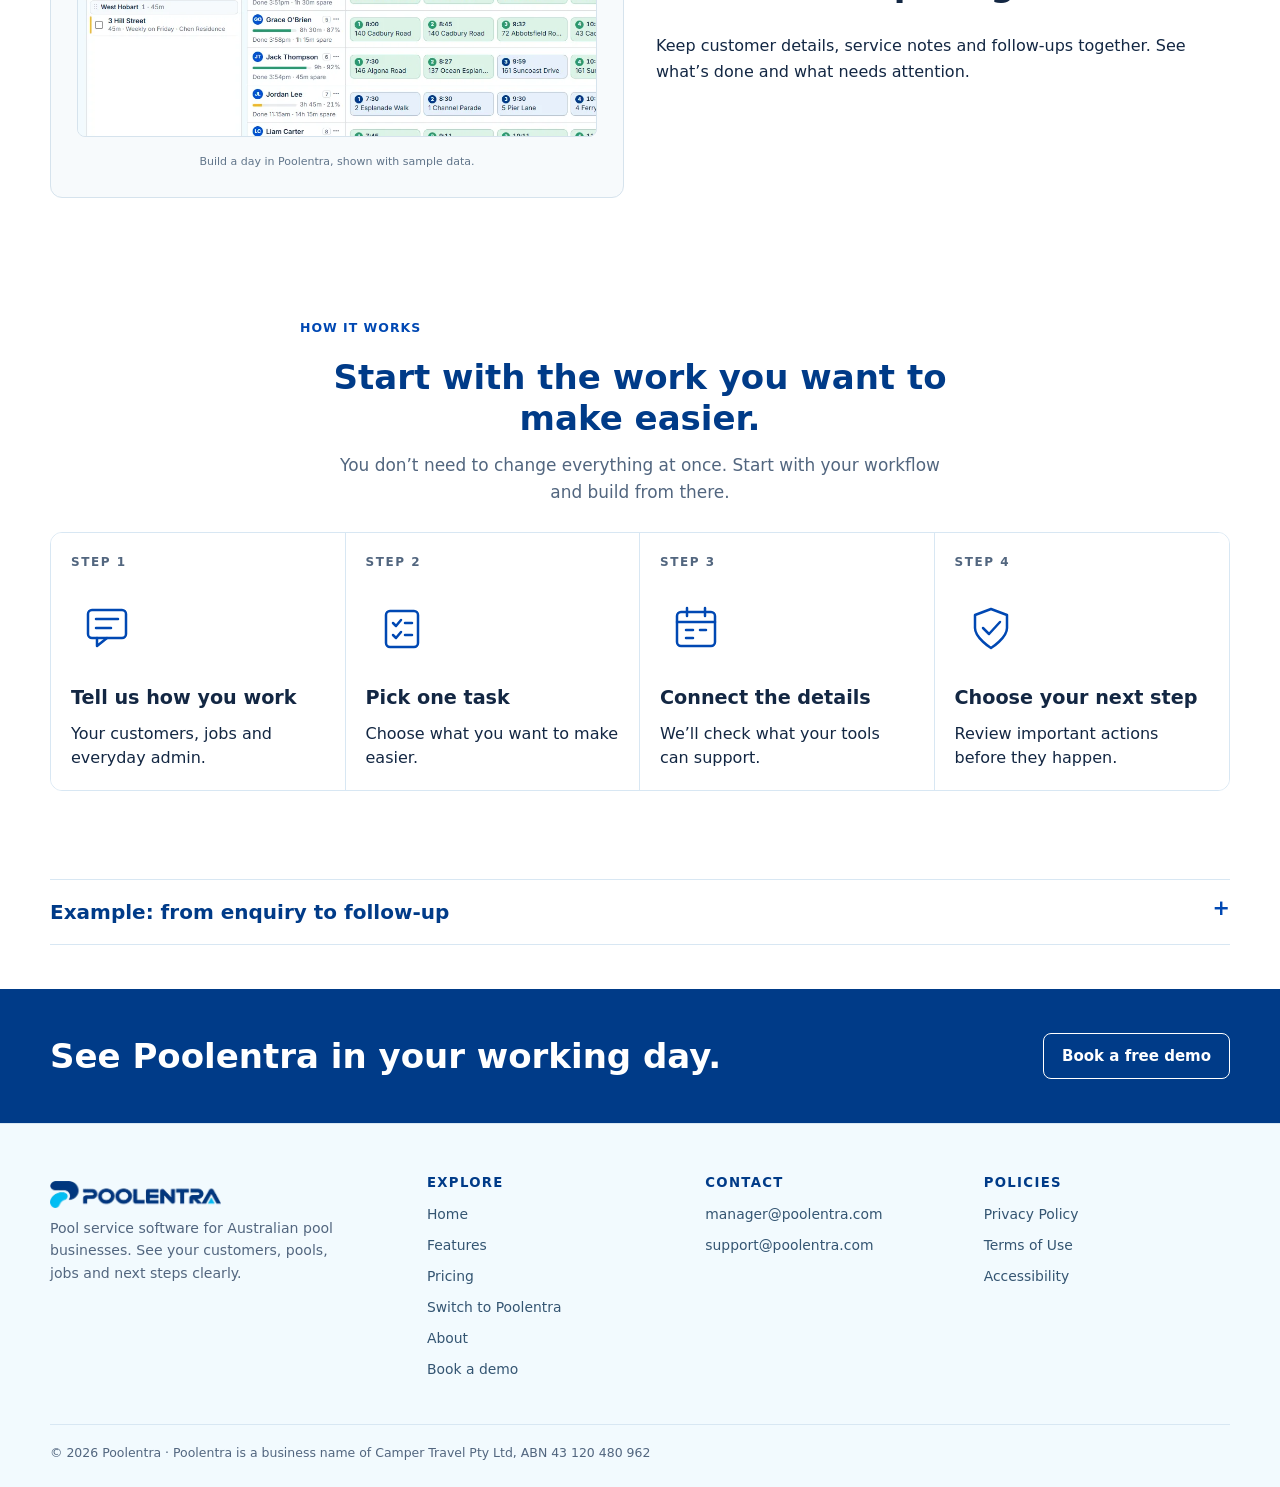
<file: features/index.html>
<!DOCTYPE html><html lang="en-AU"> <head><meta charset="UTF-8"><meta name="viewport" content="width=device-width, initial-scale=1.0"><title>Pool service scheduling and route software | Poolentra</title><meta name="description" content="Pool service scheduling and route software for Australian pool businesses: plan regular runs and technicians’ days, record water tests and chemicals, and send quotes and invoices through Xero."><link rel="canonical" href="https://poolentra.com.au/features/"><meta name="theme-color" content="#003B88"><link rel="icon" type="image/png" sizes="192x192" href="/poolentra-icon-192.png"><link rel="icon" type="image/png" sizes="48x48" href="/poolentra-icon-48.png"><link rel="apple-touch-icon" sizes="180x180" href="/apple-touch-icon.png"><meta property="og:type" content="website"><meta property="og:site_name" content="Poolentra"><meta property="og:locale" content="en_AU"><meta property="og:title" content="Pool service scheduling and route software | Poolentra"><meta property="og:description" content="Pool service scheduling and route software for Australian pool businesses: plan regular runs and technicians’ days, record water tests and chemicals, and send quotes and invoices through Xero."><meta property="og:url" content="https://poolentra.com.au/features/"><meta property="og:image" content="https://poolentra.com.au/poolentra-share.png"><meta property="og:image:width" content="1200"><meta property="og:image:height" content="630"><meta property="og:image:alt" content="Poolentra: pool service software for Australian pool businesses"><meta name="twitter:card" content="summary_large_image"><meta name="twitter:title" content="Pool service scheduling and route software | Poolentra"><meta name="twitter:description" content="Pool service scheduling and route software for Australian pool businesses: plan regular runs and technicians’ days, record water tests and chemicals, and send quotes and invoices through Xero."><meta name="twitter:image" content="https://poolentra.com.au/poolentra-share.png"><link rel="stylesheet" href="/styles.css"><link rel="stylesheet" href="/navigation.css"><link rel="stylesheet" href="/marketing.css"></head> <body> <a class="skip-link" href="#top">Skip to content</a> <div class="launch-notice" role="note">Poolentra opens to new pool businesses soon.</div> <header class="review-header"> <div class="review-header-inner"> <a class="review-brand" href="/" aria-label="Poolentra home"><img src="/poolentra-logo.webp" alt="Poolentra" width="180" height="28"></a> <nav class="review-nav" aria-label="Primary navigation"><a href="/">Home</a><a href="/features/" aria-current="page">Features</a><a href="/pricing/">Pricing</a><a href="/switch-to-poolentra/">Switch to Poolentra</a><a href="/about/">About</a></nav> <a class="btn btn-primary review-cta" href="/book-a-demo/">Book a demo</a> <button class="review-toggle" type="button" aria-expanded="false" aria-controls="review-mobile">Menu <span aria-hidden="true">☰</span></button> </div> <nav id="review-mobile" class="review-mobile" aria-label="Mobile navigation" hidden><a href="/">Home</a><a href="/features/" aria-current="page">Features</a><a href="/pricing/">Pricing</a><a href="/switch-to-poolentra/">Switch to Poolentra</a><a href="/about/">About</a><a class="btn btn-primary" href="/book-a-demo/">Book a demo</a></nav> </header> <main id="top">  <section class="hero page-hero"><div class="section-inner"> <div class="eyebrow">Features</div><h1>Pool service scheduling and route software.</h1><p class="hero-copy">Poolentra is pool service scheduling and route software for Australian pool businesses. Plan your regular runs, build each technician’s day, and keep customers, pools, water tests, chemicals, quotes and invoices in one place.</p><div class="hero-actions"><a class="btn btn-primary" href="/book-a-demo/">Book a free demo</a><a class="btn btn-secondary" href="/pricing/">See Poolentra pricing</a></div> </div></section> <section id="solutions" class="soft"><div class="section-inner"><div class="section-heading center"><div class="eyebrow">What Poolentra does</div><h2>Pool service scheduling and route software for your whole day.</h2><p>Keep the details you need for your working day together.</p></div><div class="solution-grid"><article class="solution-card"><div class="solution-icon" aria-hidden="true">▦</div><h3>Scheduling and regular runs</h3><p>Set repeat visits weekly, fortnightly, every four weeks or on a set weekday of the month, place them on your regular runs and build each technician’s day.</p></article><article class="solution-card"><div class="solution-icon" aria-hidden="true">◎</div><h3>Customers and pools</h3><p>Keep customer, pool, equipment and access details together. Technicians fill in anything missing at their first visit.</p></article><article class="solution-card"><div class="solution-icon" aria-hidden="true">⌁</div><h3>Technician app for iPhone and Android</h3><p>The day’s visits, must-read notes, the vehicle checklist and photos, even with no signal.</p></article><article class="solution-card"><div class="solution-icon" aria-hidden="true">✓</div><h3>Water testing and chemicals</h3><p>Record water-test readings and the chemicals used at every pool.</p></article><article class="solution-card"><div class="solution-icon" aria-hidden="true">$</div><h3>Quotes and invoicing with Xero</h3><p>Quote from your own price list, and turn completed work into draft invoices in Xero for you to check and send.</p></article><article class="solution-card"><div class="solution-icon" aria-hidden="true">↺</div><h3>Call-backs</h3><p>Record return visits with their cause, and see which pools and causes keep coming back.</p></article></div></div></section> <section id="audiences"><div class="section-inner"><div class="field-story"><figure class="customer-graphic product-shot"><img src="/poolentra-build-a-day.webp" alt="Poolentra’s Build a day screen: pools still to book on the left, overdue ones first, and each technician’s visits for the day in order, with how full their day is." width="1000" height="620" loading="lazy" decoding="async"><figcaption>Build a day in Poolentra, shown with sample data.</figcaption></figure><div><div class="eyebrow">Made for pool-service work</div><h2>Keep your customers, jobs and follow-ups organised.</h2><p>Keep customer details, service notes and follow-ups together. See what’s done and what needs attention.</p></div></div></div></section> <section id="how" class="soft"><div class="section-inner"><div class="section-heading center"><div class="eyebrow">How It Works</div><h2>Start with the work you want to make easier.</h2><p>You don’t need to change everything at once. Start with your workflow and build from there.</p></div><div class="visual-workflow professional-sequence" role="group" aria-label="Four steps to explore Poolentra"><article class="visual-step"><span class="visual-count">STEP 1</span><svg class="workflow-icon" viewBox="0 0 48 48" fill="none" stroke="currentColor" stroke-width="2.5" stroke-linecap="round" stroke-linejoin="round" aria-hidden="true"><rect x="5" y="5" width="38" height="28" rx="4"></rect><path d="M14 33v8l10-8M13 14h22M13 23h15"></path></svg><h3>Tell us how you work</h3><p>Your customers, jobs and everyday admin.</p></article><article class="visual-step"><span class="visual-count">STEP 2</span><svg class="workflow-icon" viewBox="0 0 48 48" fill="none" stroke="currentColor" stroke-width="2.5" stroke-linecap="round" stroke-linejoin="round" aria-hidden="true"><rect x="8" y="6" width="32" height="36" rx="4"></rect><path d="m15 18 3 3 5-6M27 18h7m-19 12 3 3 5-6M27 30h7"></path></svg><h3>Pick one task</h3><p>Choose what you want to make easier.</p></article><article class="visual-step"><span class="visual-count">STEP 3</span><svg class="workflow-icon" viewBox="0 0 48 48" fill="none" stroke="currentColor" stroke-width="2.5" stroke-linecap="round" stroke-linejoin="round" aria-hidden="true"><rect x="5" y="7" width="38" height="34" rx="4"></rect><path d="M5 17h38M15 3v8M33 3v8m-19 14h7m7 0h6m-20 8h7"></path></svg><h3>Connect the details</h3><p>We’ll check what your tools can support.</p></article><article class="visual-step"><span class="visual-count">STEP 4</span><svg class="workflow-icon" viewBox="0 0 48 48" fill="none" stroke="currentColor" stroke-width="2.5" stroke-linecap="round" stroke-linejoin="round" aria-hidden="true"><path d="M24 4 40 10v13c0 10-16 20-16 20S8 33 8 23V10Z"></path><path d="m16 23 6 6 11-12"></path></svg><h3>Choose your next step</h3><p>Review important actions before they happen.</p></article></div></div></section> <section aria-labelledby="workflow-example"><div class="section-inner"><details class="workflow-example"><summary>Example: from enquiry to follow-up</summary><div class="section-heading"><div class="eyebrow">Your workflow</div><h2 id="workflow-example">From a new enquiry to your next step.</h2><p>Keep an enquiry, its details and the next action together.</p></div><div class="workflow-graphic professional-enquiry"><article class="evidence-card"><div class="workflow-number" aria-hidden="true">1</div><div class="label">The situation</div><h3>A new service request</h3><p>A customer asks about regular maintenance while you’re servicing a pool.</p></article><article class="evidence-card"><div class="workflow-number" aria-hidden="true">2</div><div class="label">The support</div><h3>A visible follow-up</h3><p>Their enquiry, notes and suggested follow-up appear together for you to review.</p></article><article class="evidence-card"><div class="workflow-number" aria-hidden="true">3</div><div class="label">Your decision</div><h3>You review the next step</h3><p>You check the details and choose your reply. Nothing is sent without your approval.</p></article></div></details></div></section> <section class="closing-demo" aria-labelledby="closing-title"><div class="section-inner"><h2 id="closing-title">See Poolentra in your working day.</h2><a class="btn btn-secondary" href="/book-a-demo/">Book a free demo</a></div></section>  </main> <footer><div class="footer-grid"><div><a class="brand" href="/" aria-label="Poolentra home"><img class="brand-logo" src="/poolentra-logo.webp" alt="Poolentra" width="170" height="27"></a><p>Pool service software for Australian pool businesses. See your customers, pools, jobs and next steps clearly.</p></div><div><h2 class="footer-heading">Explore</h2><a href="/">Home</a><a href="/features/">Features</a><a href="/pricing/">Pricing</a><a href="/switch-to-poolentra/">Switch to Poolentra</a><a href="/about/">About</a><a href="/book-a-demo/">Book a demo</a></div><div><h2 class="footer-heading">Contact</h2><a href="mailto:manager@poolentra.com">manager@poolentra.com</a><a href="mailto:support@poolentra.com">support@poolentra.com</a></div><div><h2 class="footer-heading">Policies</h2><a href="/privacy/">Privacy Policy</a><a href="/terms/">Terms of Use</a><a href="/accessibility/">Accessibility</a></div></div><div class="footer-bottom">© 2026 Poolentra · Poolentra is a business name of Camper Travel Pty Ltd, ABN 43 120 480 962</div></footer> <script src="/site.js" defer></script> <script src="/analytics.js" defer></script> </body> </html>
</file>
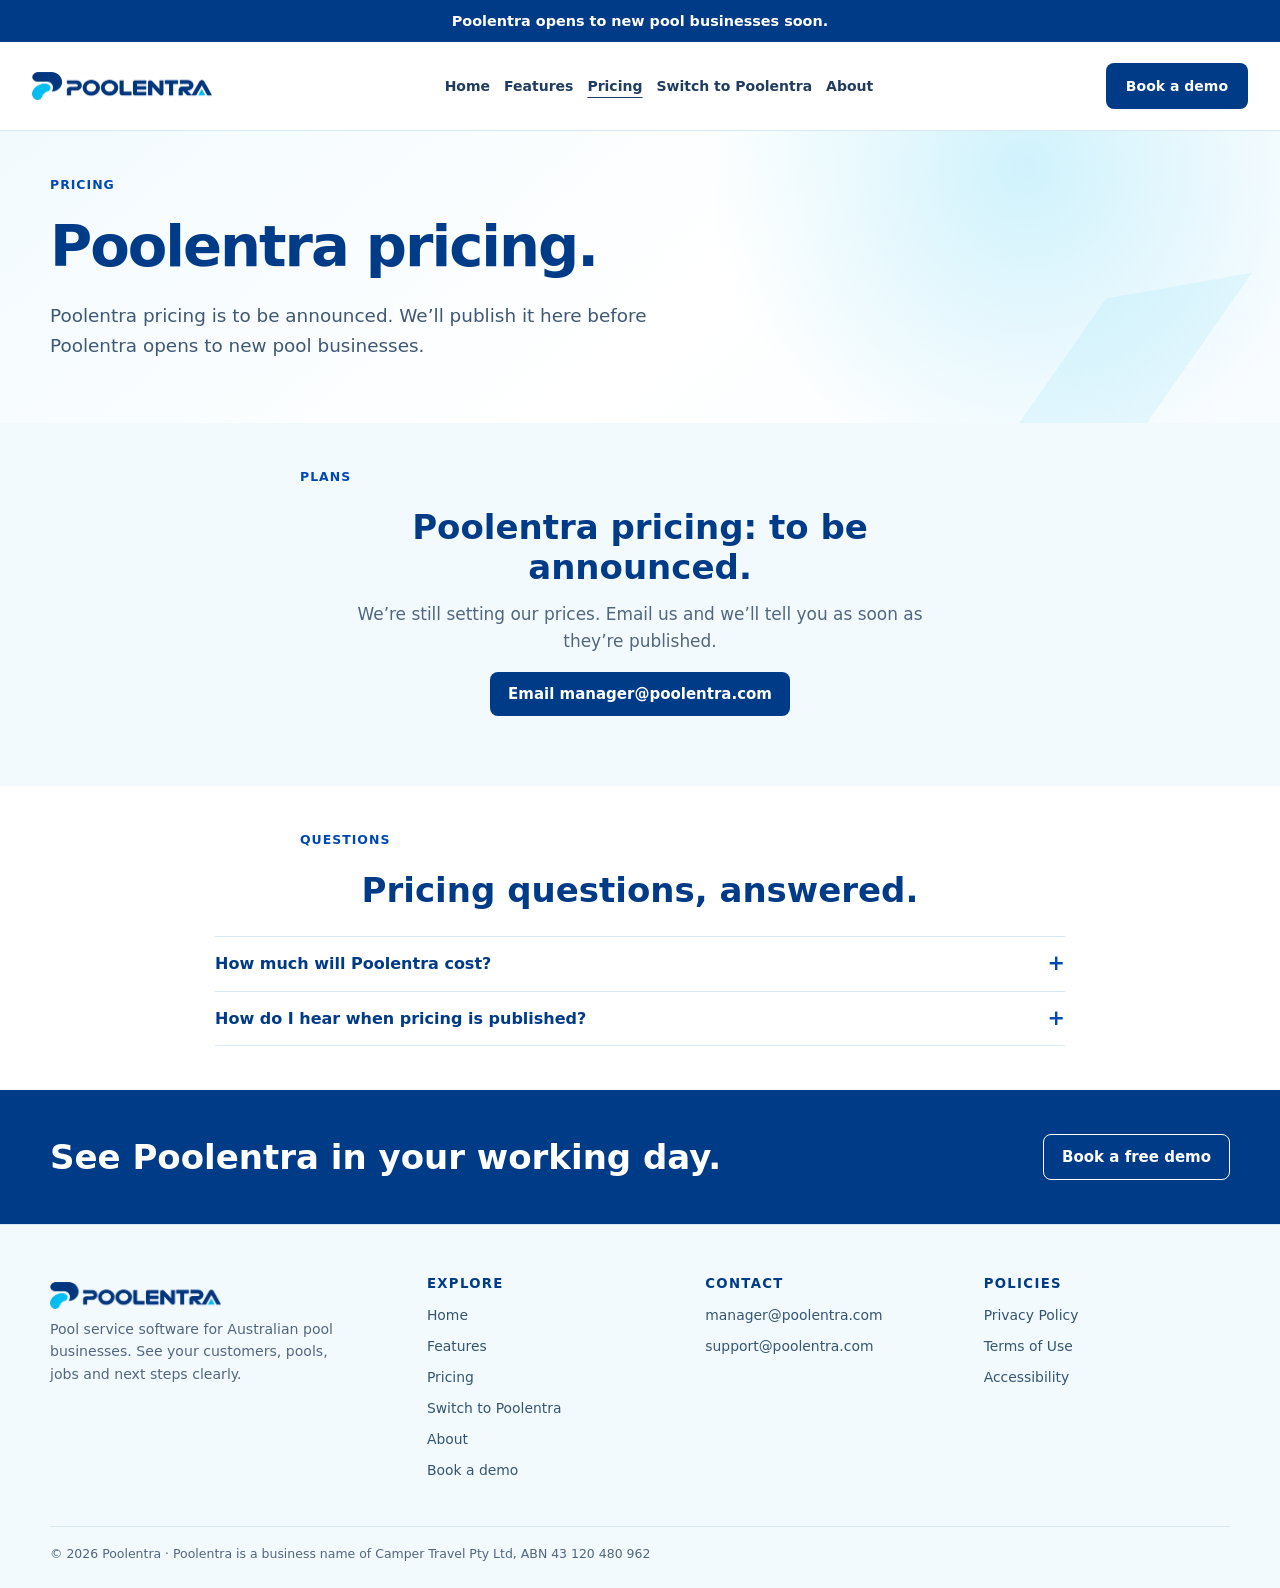
<file: pricing/index.html>
<!DOCTYPE html><html lang="en-AU"> <head><meta charset="UTF-8"><meta name="viewport" content="width=device-width, initial-scale=1.0"><title>Pricing | Poolentra</title><meta name="description" content="Poolentra pricing for Australian pool businesses is to be announced. We’ll publish it here before Poolentra opens to new pool businesses."><link rel="canonical" href="https://poolentra.com.au/pricing/"><meta name="theme-color" content="#003B88"><link rel="icon" type="image/png" sizes="192x192" href="/poolentra-icon-192.png"><link rel="icon" type="image/png" sizes="48x48" href="/poolentra-icon-48.png"><link rel="apple-touch-icon" sizes="180x180" href="/apple-touch-icon.png"><meta property="og:type" content="website"><meta property="og:site_name" content="Poolentra"><meta property="og:locale" content="en_AU"><meta property="og:title" content="Pricing | Poolentra"><meta property="og:description" content="Poolentra pricing for Australian pool businesses is to be announced. We’ll publish it here before Poolentra opens to new pool businesses."><meta property="og:url" content="https://poolentra.com.au/pricing/"><meta property="og:image" content="https://poolentra.com.au/poolentra-share.png"><meta property="og:image:width" content="1200"><meta property="og:image:height" content="630"><meta property="og:image:alt" content="Poolentra: pool service software for Australian pool businesses"><meta name="twitter:card" content="summary_large_image"><meta name="twitter:title" content="Pricing | Poolentra"><meta name="twitter:description" content="Poolentra pricing for Australian pool businesses is to be announced. We’ll publish it here before Poolentra opens to new pool businesses."><meta name="twitter:image" content="https://poolentra.com.au/poolentra-share.png"><link rel="stylesheet" href="/styles.css"><link rel="stylesheet" href="/navigation.css"><link rel="stylesheet" href="/marketing.css"></head> <body> <a class="skip-link" href="#top">Skip to content</a> <div class="launch-notice" role="note">Poolentra opens to new pool businesses soon.</div> <header class="review-header"> <div class="review-header-inner"> <a class="review-brand" href="/" aria-label="Poolentra home"><img src="/poolentra-logo.webp" alt="Poolentra" width="180" height="28"></a> <nav class="review-nav" aria-label="Primary navigation"><a href="/">Home</a><a href="/features/">Features</a><a href="/pricing/" aria-current="page">Pricing</a><a href="/switch-to-poolentra/">Switch to Poolentra</a><a href="/about/">About</a></nav> <a class="btn btn-primary review-cta" href="/book-a-demo/">Book a demo</a> <button class="review-toggle" type="button" aria-expanded="false" aria-controls="review-mobile">Menu <span aria-hidden="true">☰</span></button> </div> <nav id="review-mobile" class="review-mobile" aria-label="Mobile navigation" hidden><a href="/">Home</a><a href="/features/">Features</a><a href="/pricing/" aria-current="page">Pricing</a><a href="/switch-to-poolentra/">Switch to Poolentra</a><a href="/about/">About</a><a class="btn btn-primary" href="/book-a-demo/">Book a demo</a></nav> </header> <main id="top">  <section class="hero page-hero"><div class="section-inner"> <div class="eyebrow">Pricing</div><h1>Poolentra pricing.</h1><p class="hero-copy">Poolentra pricing is to be announced. We’ll publish it here before Poolentra opens to new pool businesses.</p> </div></section> <section id="pricing"><div class="section-inner"><div class="section-heading center"><div class="eyebrow">Plans</div><h2>Poolentra pricing: to be announced.</h2><p>We’re still setting our prices. Email us and we’ll tell you as soon as they’re published.</p><p><a class="btn btn-primary" href="mailto:manager@poolentra.com">Email manager@poolentra.com</a></p></div></div></section> <section id="resources" class="soft"><div class="section-inner"><div class="section-heading center"><div class="eyebrow">Questions</div><h2>Pricing questions, answered.</h2></div><div class="faq-wrap"><details><summary>How much will Poolentra cost?</summary><p>Pricing is to be announced. We’ll publish it on this page before Poolentra opens to new pool businesses.</p></details><details><summary>How do I hear when pricing is published?</summary><p>Email manager@poolentra.com and we’ll let you know as soon as it’s set.</p></details></div></div></section> <section class="closing-demo" aria-labelledby="closing-title"><div class="section-inner"><h2 id="closing-title">See Poolentra in your working day.</h2><a class="btn btn-secondary" href="/book-a-demo/">Book a free demo</a></div></section>  </main> <footer><div class="footer-grid"><div><a class="brand" href="/" aria-label="Poolentra home"><img class="brand-logo" src="/poolentra-logo.webp" alt="Poolentra" width="170" height="27"></a><p>Pool service software for Australian pool businesses. See your customers, pools, jobs and next steps clearly.</p></div><div><h2 class="footer-heading">Explore</h2><a href="/">Home</a><a href="/features/">Features</a><a href="/pricing/">Pricing</a><a href="/switch-to-poolentra/">Switch to Poolentra</a><a href="/about/">About</a><a href="/book-a-demo/">Book a demo</a></div><div><h2 class="footer-heading">Contact</h2><a href="mailto:manager@poolentra.com">manager@poolentra.com</a><a href="mailto:support@poolentra.com">support@poolentra.com</a></div><div><h2 class="footer-heading">Policies</h2><a href="/privacy/">Privacy Policy</a><a href="/terms/">Terms of Use</a><a href="/accessibility/">Accessibility</a></div></div><div class="footer-bottom">© 2026 Poolentra · Poolentra is a business name of Camper Travel Pty Ltd, ABN 43 120 480 962</div></footer> <script src="/site.js" defer></script> <script src="/analytics.js" defer></script> </body> </html>
</file>
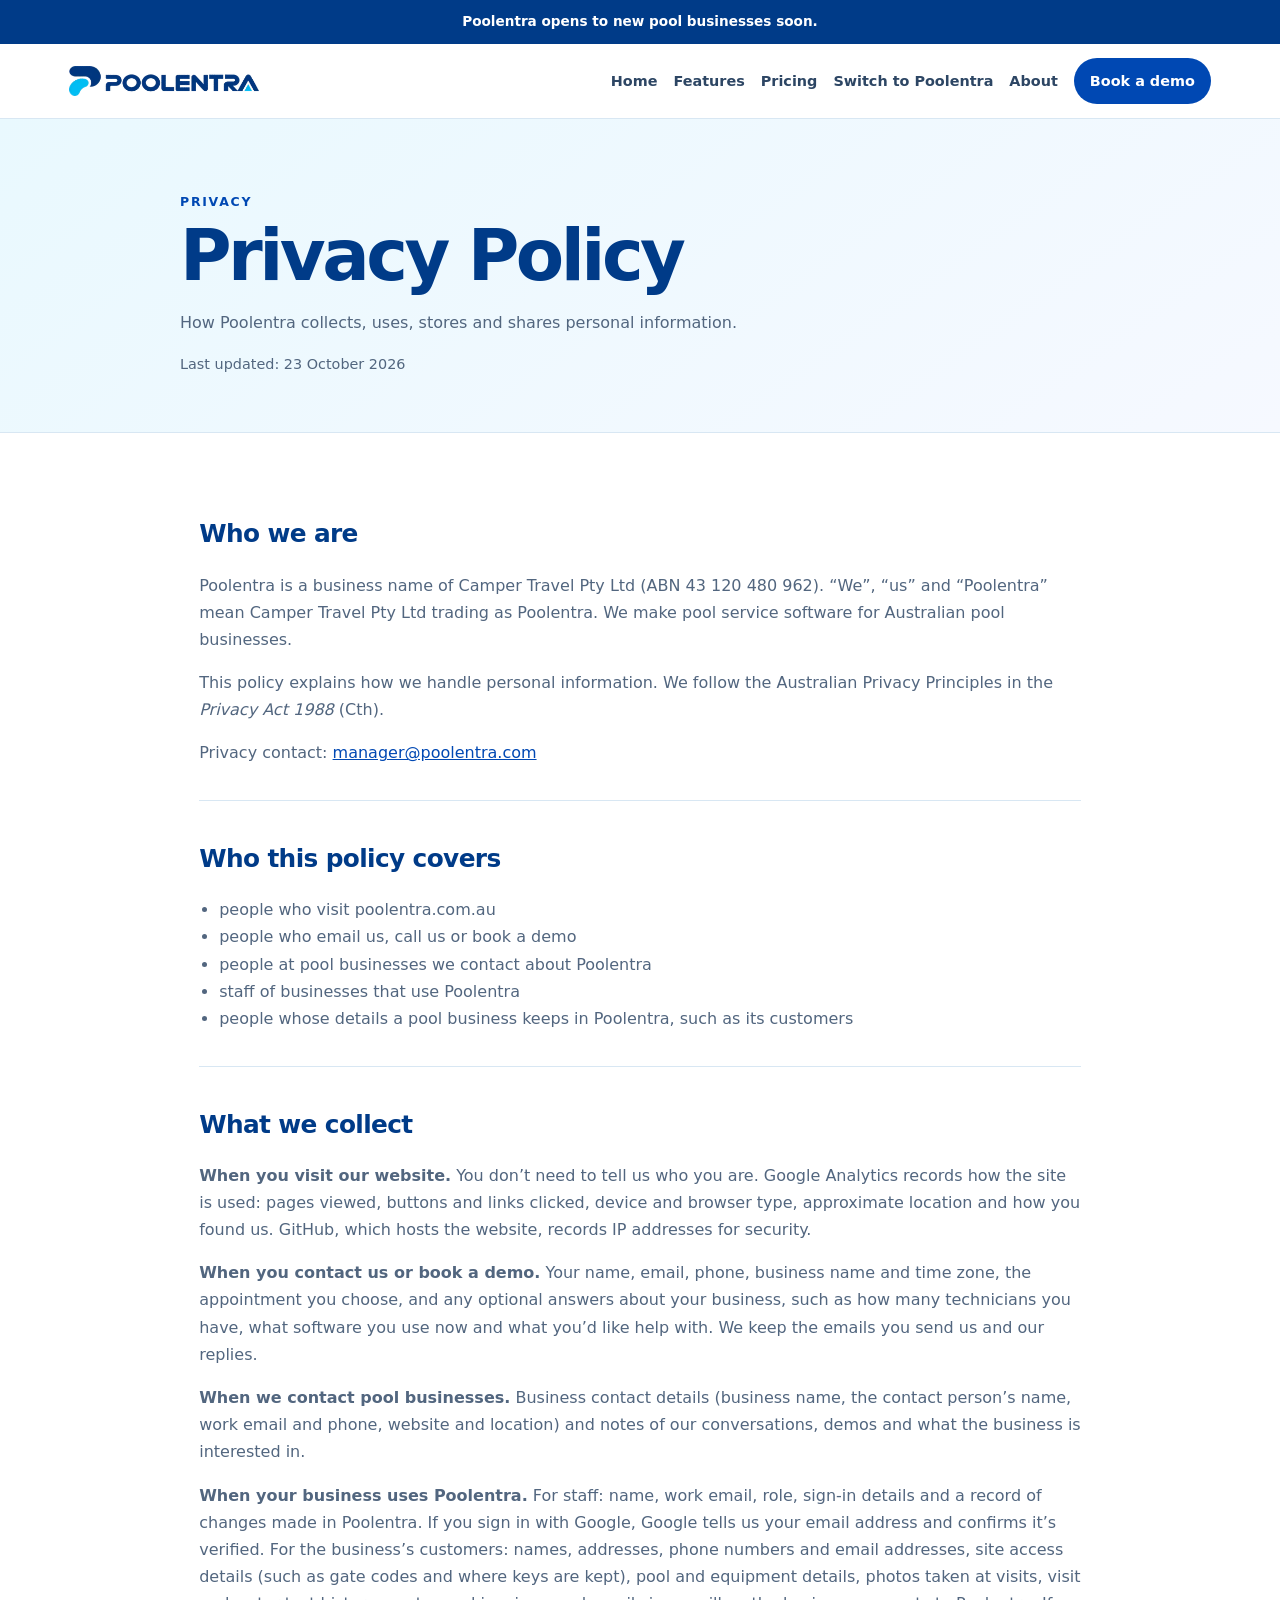
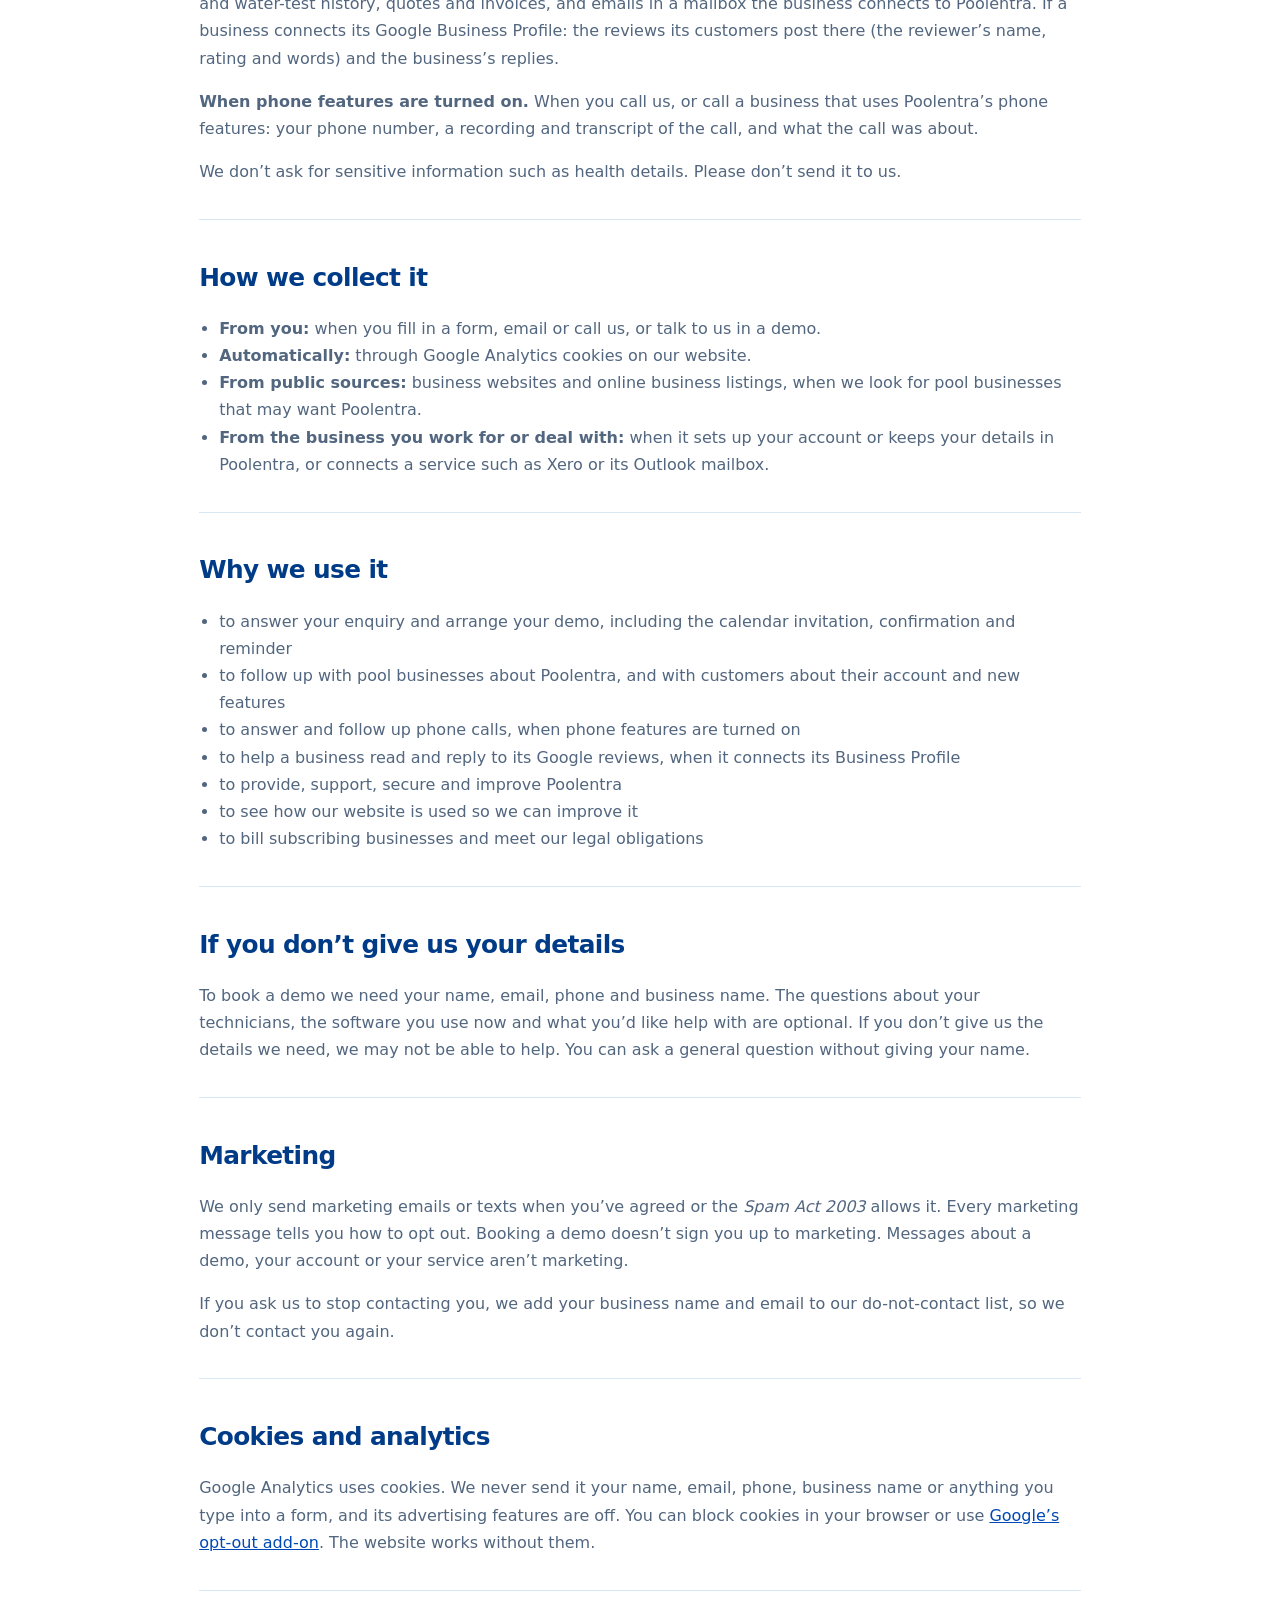
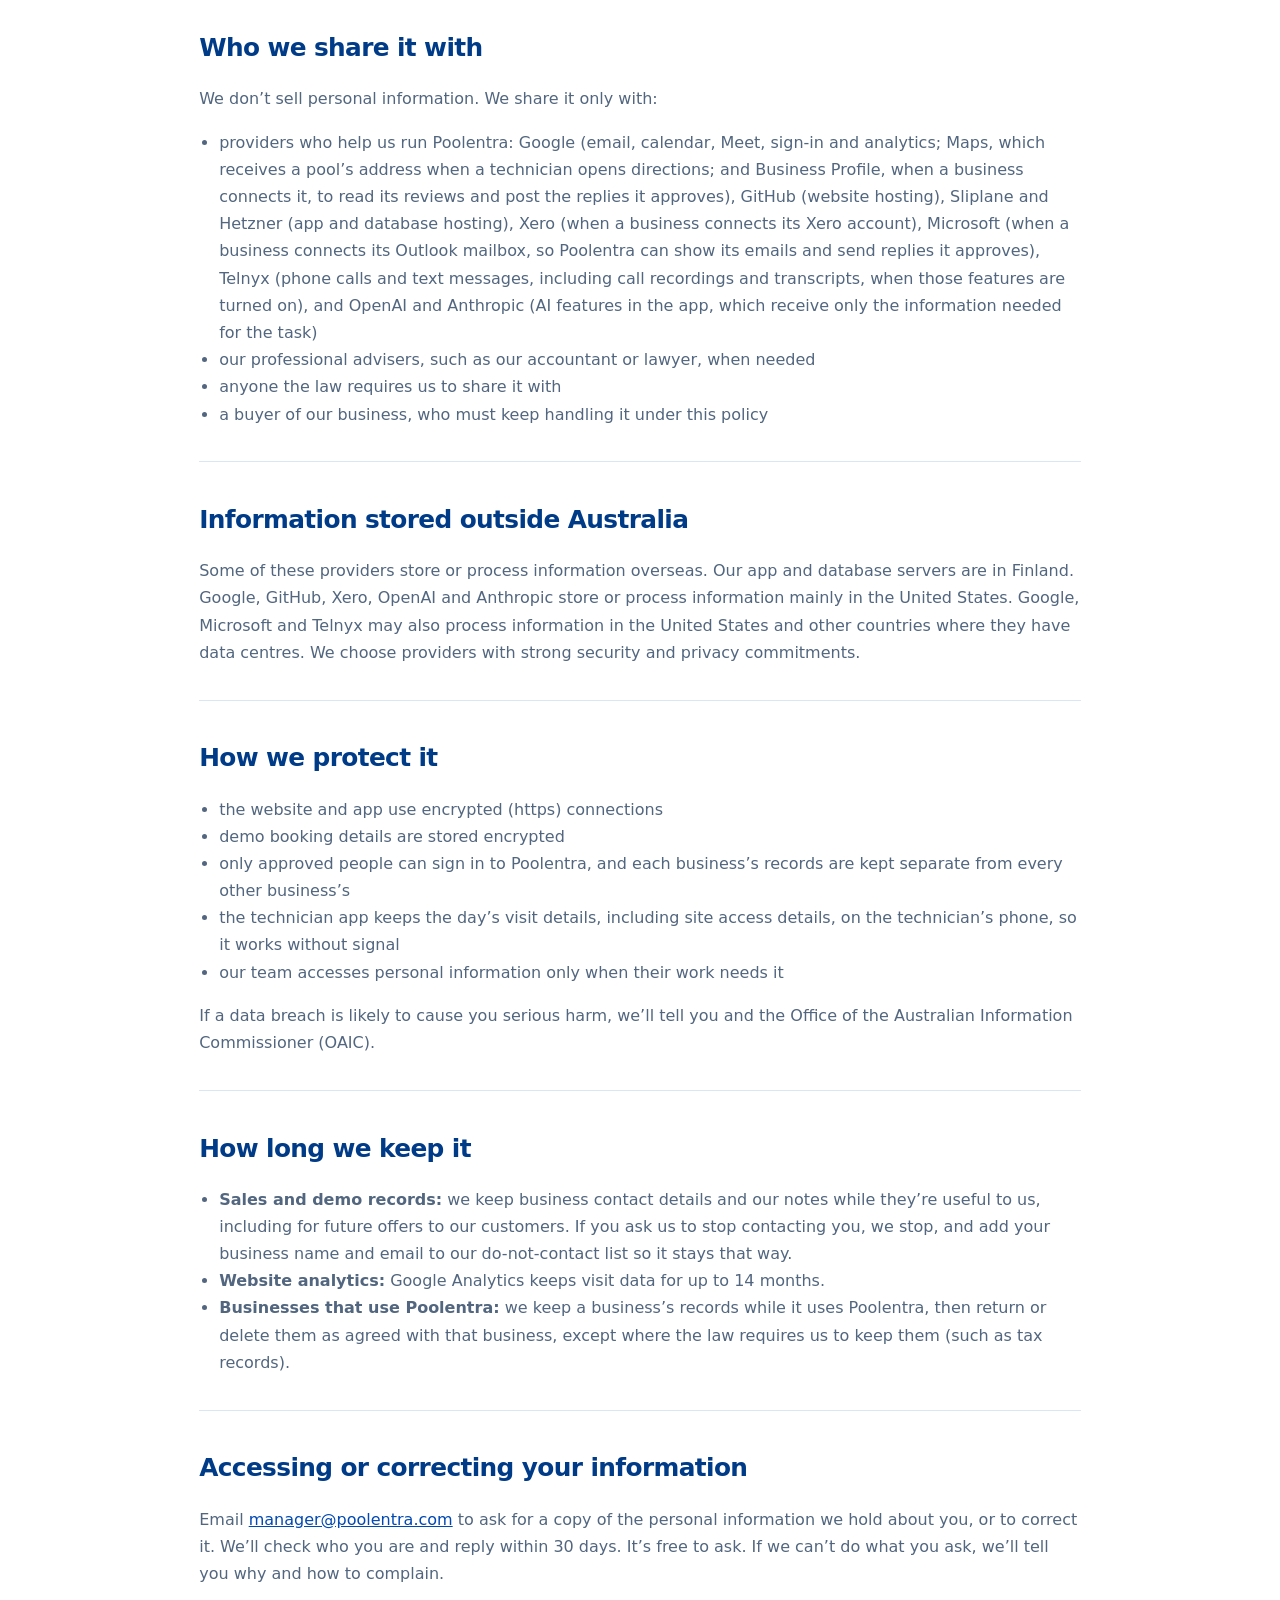
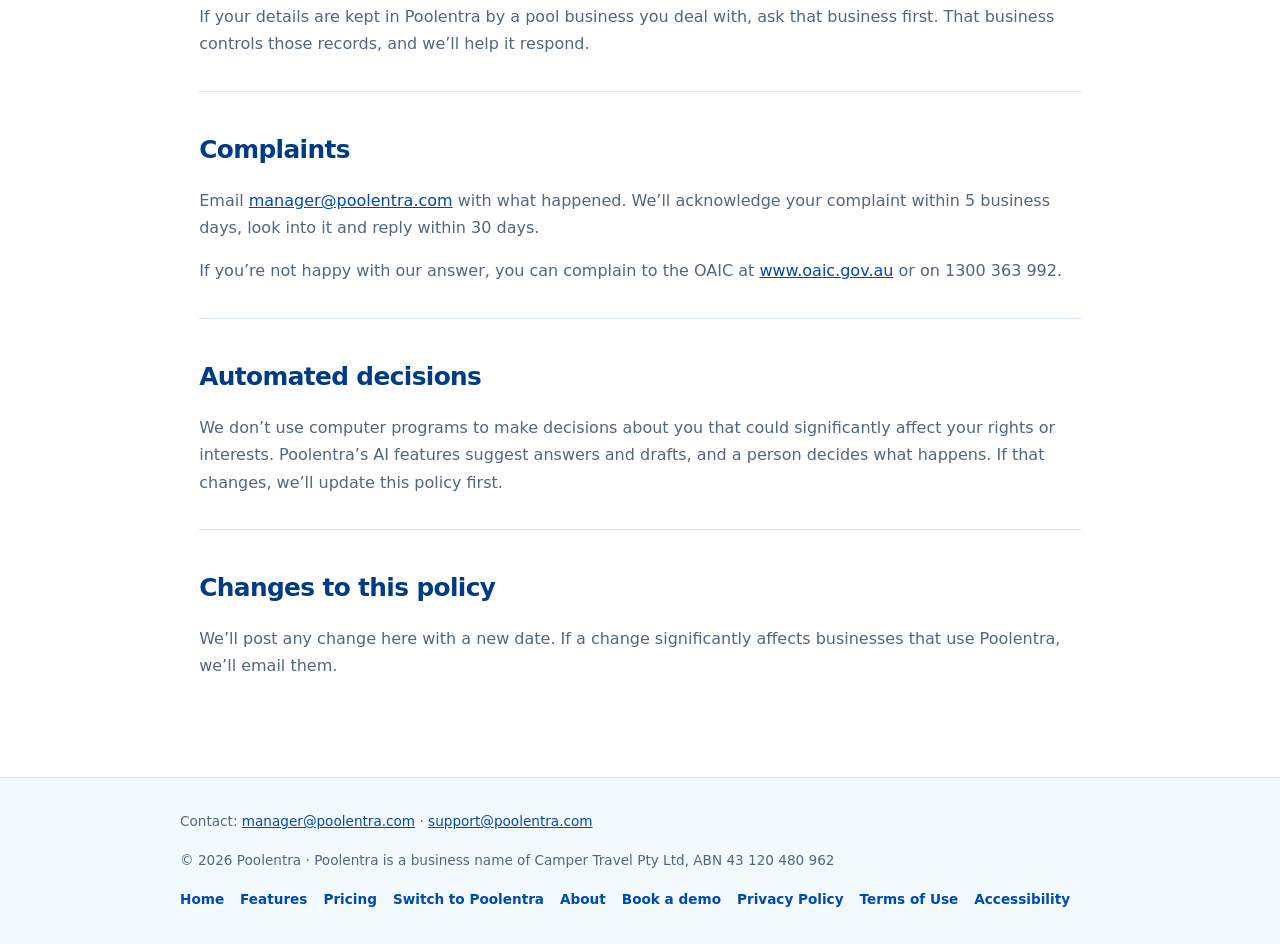
<file: privacy/index.html>
<!DOCTYPE html><html lang="en-AU"> <head><meta charset="UTF-8"><meta name="viewport" content="width=device-width, initial-scale=1.0"><title>Privacy Policy | Poolentra</title><meta name="description" content="Privacy Policy for Poolentra, pool service software for Australian pool businesses."><link rel="canonical" href="https://poolentra.com.au/privacy/"><meta name="theme-color" content="#003B88"><link rel="icon" type="image/png" sizes="192x192" href="/poolentra-icon-192.png"><link rel="icon" type="image/png" sizes="48x48" href="/poolentra-icon-48.png"><link rel="apple-touch-icon" sizes="180x180" href="/apple-touch-icon.png"><meta property="og:type" content="website"><meta property="og:site_name" content="Poolentra"><meta property="og:locale" content="en_AU"><meta property="og:title" content="Privacy Policy | Poolentra"><meta property="og:description" content="Privacy Policy for Poolentra, pool service software for Australian pool businesses."><meta property="og:url" content="https://poolentra.com.au/privacy/"><meta property="og:image" content="https://poolentra.com.au/poolentra-share.png"><meta property="og:image:width" content="1200"><meta property="og:image:height" content="630"><meta property="og:image:alt" content="Poolentra: pool service software for Australian pool businesses"><meta name="twitter:card" content="summary_large_image"><meta name="twitter:title" content="Privacy Policy | Poolentra"><meta name="twitter:description" content="Privacy Policy for Poolentra, pool service software for Australian pool businesses."><meta name="twitter:image" content="https://poolentra.com.au/poolentra-share.png"><link rel="stylesheet" href="/legal.css"><script src="/analytics.js" defer></script></head> <body> <div class="launch-notice" role="note">Poolentra opens to new pool businesses soon.</div> <header><div class="nav"><a class="brand" href="/" aria-label="Poolentra home"><img src="/poolentra-logo.webp" alt="Poolentra" width="190" height="30"></a><nav class="nav-links" aria-label="Main navigation"><a href="/">Home</a><a href="/features/">Features</a><a href="/pricing/">Pricing</a><a href="/switch-to-poolentra/">Switch to Poolentra</a><a href="/about/">About</a><a class="button" href="/book-a-demo/">Book a demo</a></nav></div></header> <main><div class="hero"><div class="hero-inner"><div class="eyebrow">Privacy</div><h1>Privacy Policy</h1><p>How Poolentra collects, uses, stores and shares personal information.</p><p class="updated">Last updated: 23 October 2026</p></div></div><article class="content"> <section><h2>Who we are</h2><p>Poolentra is a business name of Camper Travel Pty Ltd (ABN 43 120 480 962). “We”, “us” and “Poolentra” mean Camper Travel Pty Ltd trading as Poolentra. We make pool service software for Australian pool businesses.</p><p>This policy explains how we handle personal information. We follow the Australian Privacy Principles in the <em>Privacy Act 1988</em> (Cth).</p><p>Privacy contact: <a href="mailto:manager@poolentra.com">manager@poolentra.com</a></p></section> <section><h2>Who this policy covers</h2><ul><li>people who visit poolentra.com.au</li><li>people who email us, call us or book a demo</li><li>people at pool businesses we contact about Poolentra</li><li>staff of businesses that use Poolentra</li><li>people whose details a pool business keeps in Poolentra, such as its customers</li></ul></section> <section><h2>What we collect</h2> <p><strong>When you visit our website.</strong> You don’t need to tell us who you are. Google Analytics records how the site is used: pages viewed, buttons and links clicked, device and browser type, approximate location and how you found us. GitHub, which hosts the website, records IP addresses for security.</p> <p><strong>When you contact us or book a demo.</strong> Your name, email, phone, business name and time zone, the appointment you choose, and any optional answers about your business, such as how many technicians you have, what software you use now and what you’d like help with. We keep the emails you send us and our replies.</p> <p><strong>When we contact pool businesses.</strong> Business contact details (business name, the contact person’s name, work email and phone, website and location) and notes of our conversations, demos and what the business is interested in.</p> <p><strong>When your business uses Poolentra.</strong> For staff: name, work email, role, sign-in details and a record of changes made in Poolentra. If you sign in with Google, Google tells us your email address and confirms it’s verified. For the business’s customers: names, addresses, phone numbers and email addresses, site access details (such as gate codes and where keys are kept), pool and equipment details, photos taken at visits, visit and water-test history, quotes and invoices, and emails in a mailbox the business connects to Poolentra. If a business connects its Google Business Profile: the reviews its customers post there (the reviewer’s name, rating and words) and the business’s replies.</p> <p><strong>When phone features are turned on.</strong> When you call us, or call a business that uses Poolentra’s phone features: your phone number, a recording and transcript of the call, and what the call was about.</p> <p>We don’t ask for sensitive information such as health details. Please don’t send it to us.</p> </section> <section><h2>How we collect it</h2><ul><li><strong>From you:</strong> when you fill in a form, email or call us, or talk to us in a demo.</li><li><strong>Automatically:</strong> through Google Analytics cookies on our website.</li><li><strong>From public sources:</strong> business websites and online business listings, when we look for pool businesses that may want Poolentra.</li><li><strong>From the business you work for or deal with:</strong> when it sets up your account or keeps your details in Poolentra, or connects a service such as Xero or its Outlook mailbox.</li></ul></section> <section><h2>Why we use it</h2><ul><li>to answer your enquiry and arrange your demo, including the calendar invitation, confirmation and reminder</li><li>to follow up with pool businesses about Poolentra, and with customers about their account and new features</li><li>to answer and follow up phone calls, when phone features are turned on</li><li>to help a business read and reply to its Google reviews, when it connects its Business Profile</li><li>to provide, support, secure and improve Poolentra</li><li>to see how our website is used so we can improve it</li><li>to bill subscribing businesses and meet our legal obligations</li></ul></section> <section><h2>If you don’t give us your details</h2><p>To book a demo we need your name, email, phone and business name. The questions about your technicians, the software you use now and what you’d like help with are optional. If you don’t give us the details we need, we may not be able to help. You can ask a general question without giving your name.</p></section> <section><h2>Marketing</h2><p>We only send marketing emails or texts when you’ve agreed or the <em>Spam Act 2003</em> allows it. Every marketing message tells you how to opt out. Booking a demo doesn’t sign you up to marketing. Messages about a demo, your account or your service aren’t marketing.</p><p>If you ask us to stop contacting you, we add your business name and email to our do-not-contact list, so we don’t contact you again.</p></section> <section><h2>Cookies and analytics</h2><p>Google Analytics uses cookies. We never send it your name, email, phone, business name or anything you type into a form, and its advertising features are off. You can block cookies in your browser or use <a href="https://tools.google.com/dlpage/gaoptout">Google’s opt-out add-on</a>. The website works without them.</p></section> <section><h2>Who we share it with</h2><p>We don’t sell personal information. We share it only with:</p><ul><li>providers who help us run Poolentra: Google (email, calendar, Meet, sign-in and analytics; Maps, which receives a pool’s address when a technician opens directions; and Business Profile, when a business connects it, to read its reviews and post the replies it approves), GitHub (website hosting), Sliplane and Hetzner (app and database hosting), Xero (when a business connects its Xero account), Microsoft (when a business connects its Outlook mailbox, so Poolentra can show its emails and send replies it approves), Telnyx (phone calls and text messages, including call recordings and transcripts, when those features are turned on), and OpenAI and Anthropic (AI features in the app, which receive only the information needed for the task)</li><li>our professional advisers, such as our accountant or lawyer, when needed</li><li>anyone the law requires us to share it with</li><li>a buyer of our business, who must keep handling it under this policy</li></ul></section> <section><h2>Information stored outside Australia</h2><p>Some of these providers store or process information overseas. Our app and database servers are in Finland. Google, GitHub, Xero, OpenAI and Anthropic store or process information mainly in the United States. Google, Microsoft and Telnyx may also process information in the United States and other countries where they have data centres. We choose providers with strong security and privacy commitments.</p></section> <section><h2>How we protect it</h2><ul><li>the website and app use encrypted (https) connections</li><li>demo booking details are stored encrypted</li><li>only approved people can sign in to Poolentra, and each business’s records are kept separate from every other business’s</li><li>the technician app keeps the day’s visit details, including site access details, on the technician’s phone, so it works without signal</li><li>our team accesses personal information only when their work needs it</li></ul><p>If a data breach is likely to cause you serious harm, we’ll tell you and the Office of the Australian Information Commissioner (OAIC).</p></section> <section><h2>How long we keep it</h2><ul><li><strong>Sales and demo records:</strong> we keep business contact details and our notes while they’re useful to us, including for future offers to our customers. If you ask us to stop contacting you, we stop, and add your business name and email to our do-not-contact list so it stays that way.</li><li><strong>Website analytics:</strong> Google Analytics keeps visit data for up to 14 months.</li><li><strong>Businesses that use Poolentra:</strong> we keep a business’s records while it uses Poolentra, then return or delete them as agreed with that business, except where the law requires us to keep them (such as tax records).</li></ul></section> <section><h2>Accessing or correcting your information</h2><p>Email <a href="mailto:manager@poolentra.com">manager@poolentra.com</a> to ask for a copy of the personal information we hold about you, or to correct it. We’ll check who you are and reply within 30 days. It’s free to ask. If we can’t do what you ask, we’ll tell you why and how to complain.</p><p>If your details are kept in Poolentra by a pool business you deal with, ask that business first. That business controls those records, and we’ll help it respond.</p></section> <section><h2>Complaints</h2><p>Email <a href="mailto:manager@poolentra.com">manager@poolentra.com</a> with what happened. We’ll acknowledge your complaint within 5 business days, look into it and reply within 30 days.</p><p>If you’re not happy with our answer, you can complain to the OAIC at <a href="https://www.oaic.gov.au/">www.oaic.gov.au</a> or on 1300 363 992.</p></section> <section><h2>Automated decisions</h2><p>We don’t use computer programs to make decisions about you that could significantly affect your rights or interests. Poolentra’s AI features suggest answers and drafts, and a person decides what happens. If that changes, we’ll update this policy first.</p></section> <section><h2>Changes to this policy</h2><p>We’ll post any change here with a new date. If a change significantly affects businesses that use Poolentra, we’ll email them.</p></section> </article></main> <footer><div class="footer"><p>Contact: <a href="mailto:manager@poolentra.com">manager@poolentra.com</a> · <a href="mailto:support@poolentra.com">support@poolentra.com</a></p><p>© 2026 Poolentra · Poolentra is a business name of Camper Travel Pty Ltd, ABN 43 120 480 962</p><div class="footer-links"><a href="/">Home</a><a href="/features/">Features</a><a href="/pricing/">Pricing</a><a href="/switch-to-poolentra/">Switch to Poolentra</a><a href="/about/">About</a><a href="/book-a-demo/">Book a demo</a><a href="/privacy/">Privacy Policy</a><a href="/terms/">Terms of Use</a><a href="/accessibility/">Accessibility</a></div></div></footer> </body></html>
</file>
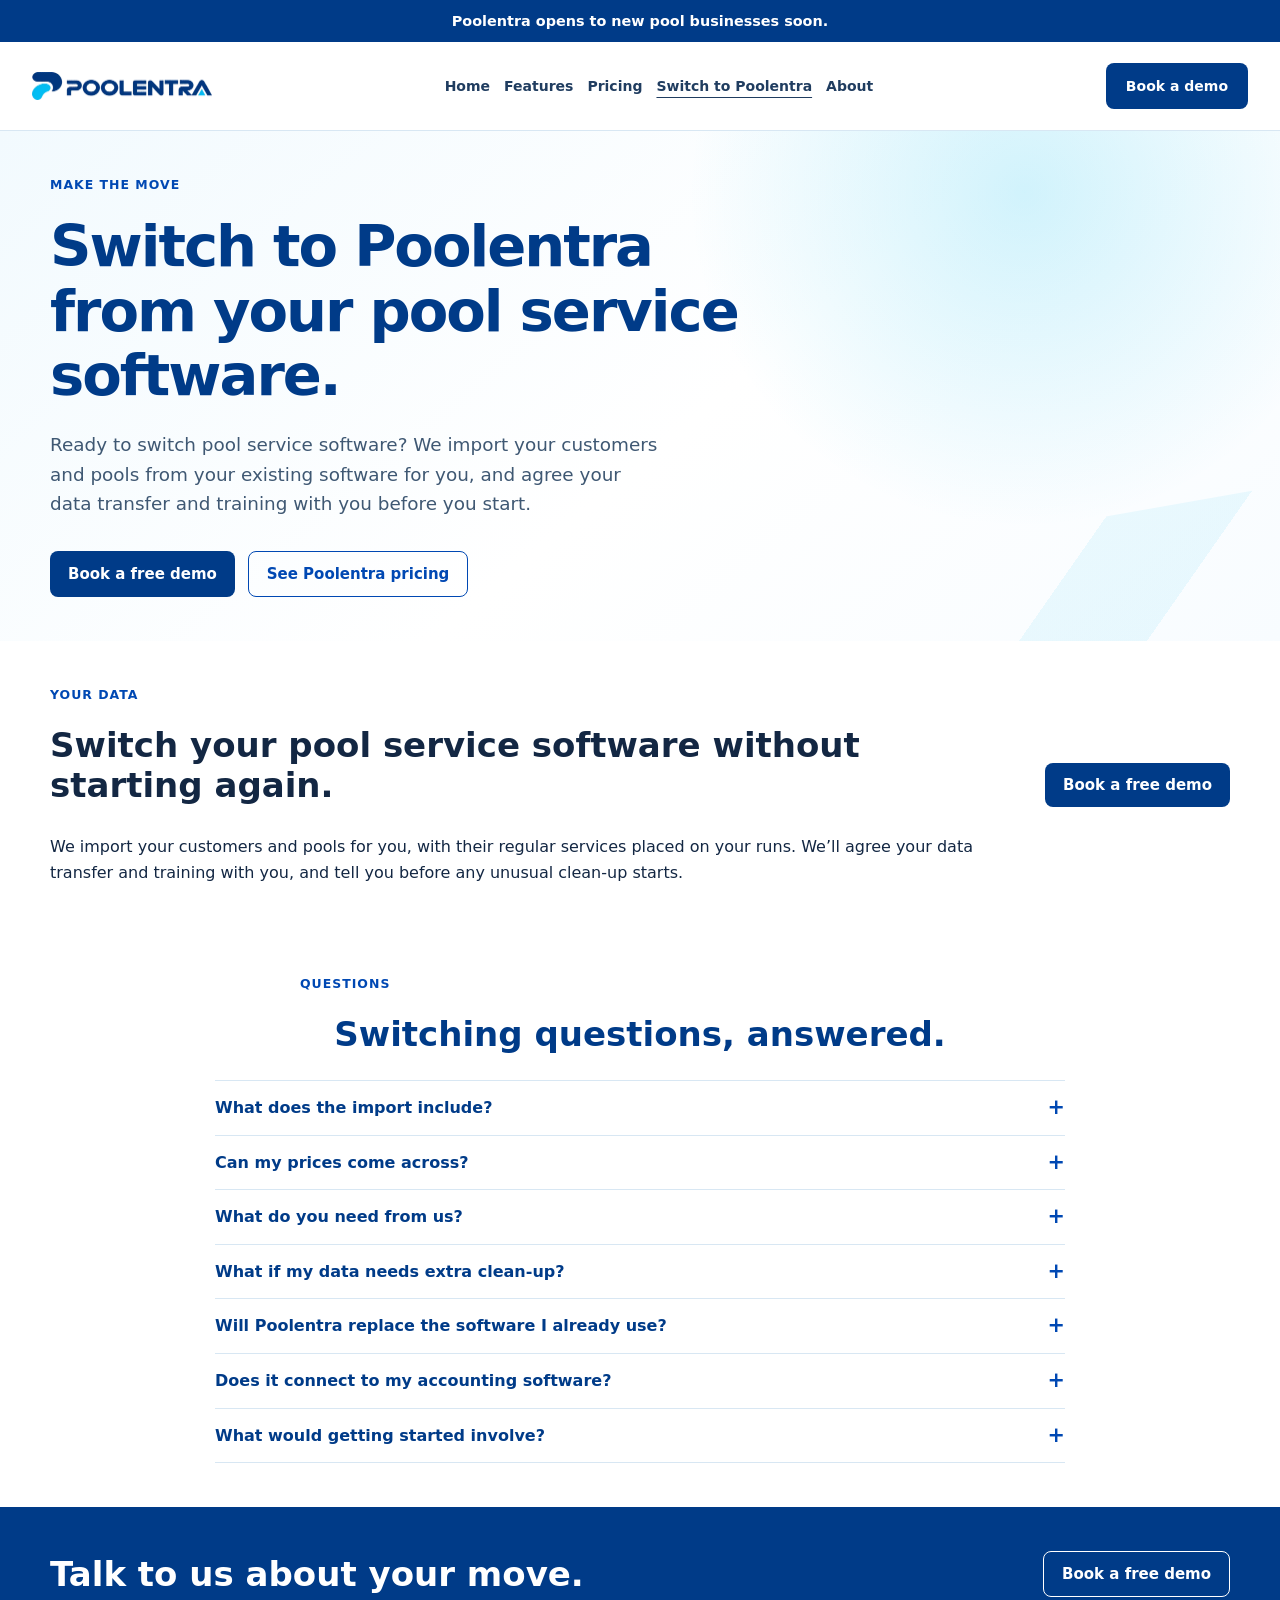
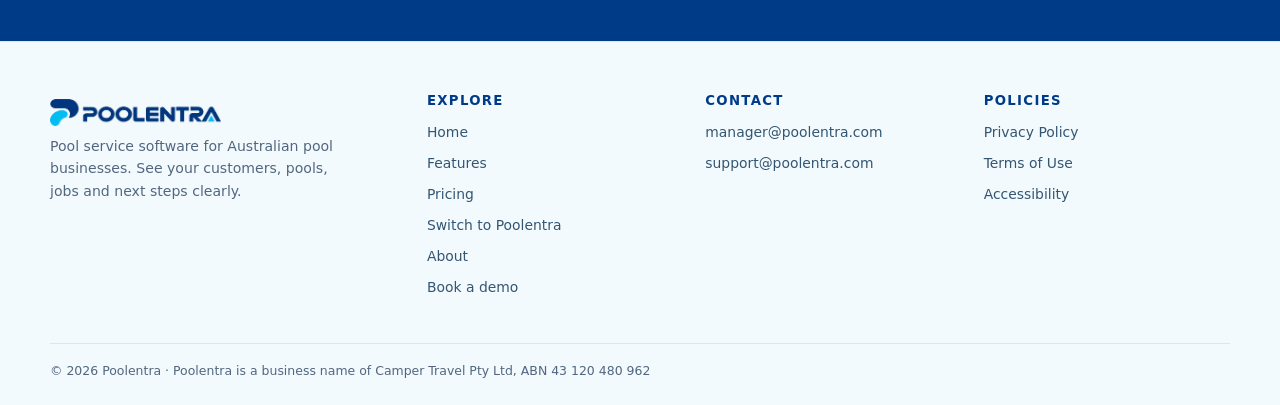
<file: switch-to-poolentra/index.html>
<!DOCTYPE html><html lang="en-AU"> <head><meta charset="UTF-8"><meta name="viewport" content="width=device-width, initial-scale=1.0"><title>Switch to Poolentra from your pool service software | Poolentra</title><meta name="description" content="Switching pool service software? Poolentra imports your customers and pools from your existing software for you, and we agree data transfer and training with you."><link rel="canonical" href="https://poolentra.com.au/switch-to-poolentra/"><meta name="theme-color" content="#003B88"><link rel="icon" type="image/png" sizes="192x192" href="/poolentra-icon-192.png"><link rel="icon" type="image/png" sizes="48x48" href="/poolentra-icon-48.png"><link rel="apple-touch-icon" sizes="180x180" href="/apple-touch-icon.png"><meta property="og:type" content="website"><meta property="og:site_name" content="Poolentra"><meta property="og:locale" content="en_AU"><meta property="og:title" content="Switch to Poolentra from your pool service software | Poolentra"><meta property="og:description" content="Switching pool service software? Poolentra imports your customers and pools from your existing software for you, and we agree data transfer and training with you."><meta property="og:url" content="https://poolentra.com.au/switch-to-poolentra/"><meta property="og:image" content="https://poolentra.com.au/poolentra-share.png"><meta property="og:image:width" content="1200"><meta property="og:image:height" content="630"><meta property="og:image:alt" content="Poolentra: pool service software for Australian pool businesses"><meta name="twitter:card" content="summary_large_image"><meta name="twitter:title" content="Switch to Poolentra from your pool service software | Poolentra"><meta name="twitter:description" content="Switching pool service software? Poolentra imports your customers and pools from your existing software for you, and we agree data transfer and training with you."><meta name="twitter:image" content="https://poolentra.com.au/poolentra-share.png"><link rel="stylesheet" href="/styles.css"><link rel="stylesheet" href="/navigation.css"><link rel="stylesheet" href="/marketing.css"></head> <body> <a class="skip-link" href="#top">Skip to content</a> <div class="launch-notice" role="note">Poolentra opens to new pool businesses soon.</div> <header class="review-header"> <div class="review-header-inner"> <a class="review-brand" href="/" aria-label="Poolentra home"><img src="/poolentra-logo.webp" alt="Poolentra" width="180" height="28"></a> <nav class="review-nav" aria-label="Primary navigation"><a href="/">Home</a><a href="/features/">Features</a><a href="/pricing/">Pricing</a><a href="/switch-to-poolentra/" aria-current="page">Switch to Poolentra</a><a href="/about/">About</a></nav> <a class="btn btn-primary review-cta" href="/book-a-demo/">Book a demo</a> <button class="review-toggle" type="button" aria-expanded="false" aria-controls="review-mobile">Menu <span aria-hidden="true">☰</span></button> </div> <nav id="review-mobile" class="review-mobile" aria-label="Mobile navigation" hidden><a href="/">Home</a><a href="/features/">Features</a><a href="/pricing/">Pricing</a><a href="/switch-to-poolentra/" aria-current="page">Switch to Poolentra</a><a href="/about/">About</a><a class="btn btn-primary" href="/book-a-demo/">Book a demo</a></nav> </header> <main id="top">  <section class="hero page-hero"><div class="section-inner"> <div class="eyebrow">Make the move</div><h1>Switch to Poolentra from your pool service software.</h1><p class="hero-copy">Ready to switch pool service software? We import your customers and pools from your existing software for you, and agree your data transfer and training with you before you start.</p><div class="hero-actions"><a class="btn btn-primary" href="/book-a-demo/">Book a free demo</a><a class="btn btn-secondary" href="/pricing/">See Poolentra pricing</a></div> </div></section> <section id="switching" class="soft"><div class="section-inner switching-inner"><div><div class="eyebrow">Your data</div><h2>Switch your pool service software without starting again.</h2><p>We import your customers and pools for you, with their regular services placed on your runs. We’ll agree your data transfer and training with you, and tell you before any unusual clean-up starts.</p></div><a class="btn btn-primary" href="/book-a-demo/">Book a free demo</a></div></section> <section id="resources"><div class="section-inner"><div class="section-heading center"><div class="eyebrow">Questions</div><h2>Switching questions, answered.</h2></div><div class="faq-wrap"><details><summary>What does the import include?</summary><p>Your customers and pools from your existing software. Common pool software exports are matched column by column automatically, and your regular services are placed on your runs, so you don’t re-enter them by hand.</p></details><details><summary>Can my prices come across?</summary><p>Yes. If you invoice through Xero, your clients’ prices can be taken from your Xero invoice lines.</p></details><details><summary>What do you need from us?</summary><p>An export of your customers and pools from your current software, and access to Xero if you use it. We’ll agree the details and training with you before you start.</p></details><details><summary>What if my data needs extra clean-up?</summary><p>We’ll tell you what’s involved before any unusual clean-up starts.</p></details><details><summary>Will Poolentra replace the software I already use?</summary><p>We’ll start with the tools you already use. Together, we’ll check what can connect, what needs a manual step and whether a change makes sense for you.</p></details><details><summary>Does it connect to my accounting software?</summary><p>Tell us which tools you use. We’ll check compatibility, permissions and limitations with you. We’ll agree the connections needed for your setup.</p></details><details><summary>What would getting started involve?</summary><p>Start with your team, your current tools and one task you want to improve. Before you begin, we’ll agree on data transfer, setup, training, support and costs with you.</p></details></div></div></section> <section class="closing-demo" aria-labelledby="closing-title"><div class="section-inner"><h2 id="closing-title">Talk to us about your move.</h2><a class="btn btn-secondary" href="/book-a-demo/">Book a free demo</a></div></section>  </main> <footer><div class="footer-grid"><div><a class="brand" href="/" aria-label="Poolentra home"><img class="brand-logo" src="/poolentra-logo.webp" alt="Poolentra" width="170" height="27"></a><p>Pool service software for Australian pool businesses. See your customers, pools, jobs and next steps clearly.</p></div><div><h2 class="footer-heading">Explore</h2><a href="/">Home</a><a href="/features/">Features</a><a href="/pricing/">Pricing</a><a href="/switch-to-poolentra/">Switch to Poolentra</a><a href="/about/">About</a><a href="/book-a-demo/">Book a demo</a></div><div><h2 class="footer-heading">Contact</h2><a href="mailto:manager@poolentra.com">manager@poolentra.com</a><a href="mailto:support@poolentra.com">support@poolentra.com</a></div><div><h2 class="footer-heading">Policies</h2><a href="/privacy/">Privacy Policy</a><a href="/terms/">Terms of Use</a><a href="/accessibility/">Accessibility</a></div></div><div class="footer-bottom">© 2026 Poolentra · Poolentra is a business name of Camper Travel Pty Ltd, ABN 43 120 480 962</div></footer> <script src="/site.js" defer></script> <script src="/analytics.js" defer></script> </body> </html>
</file>
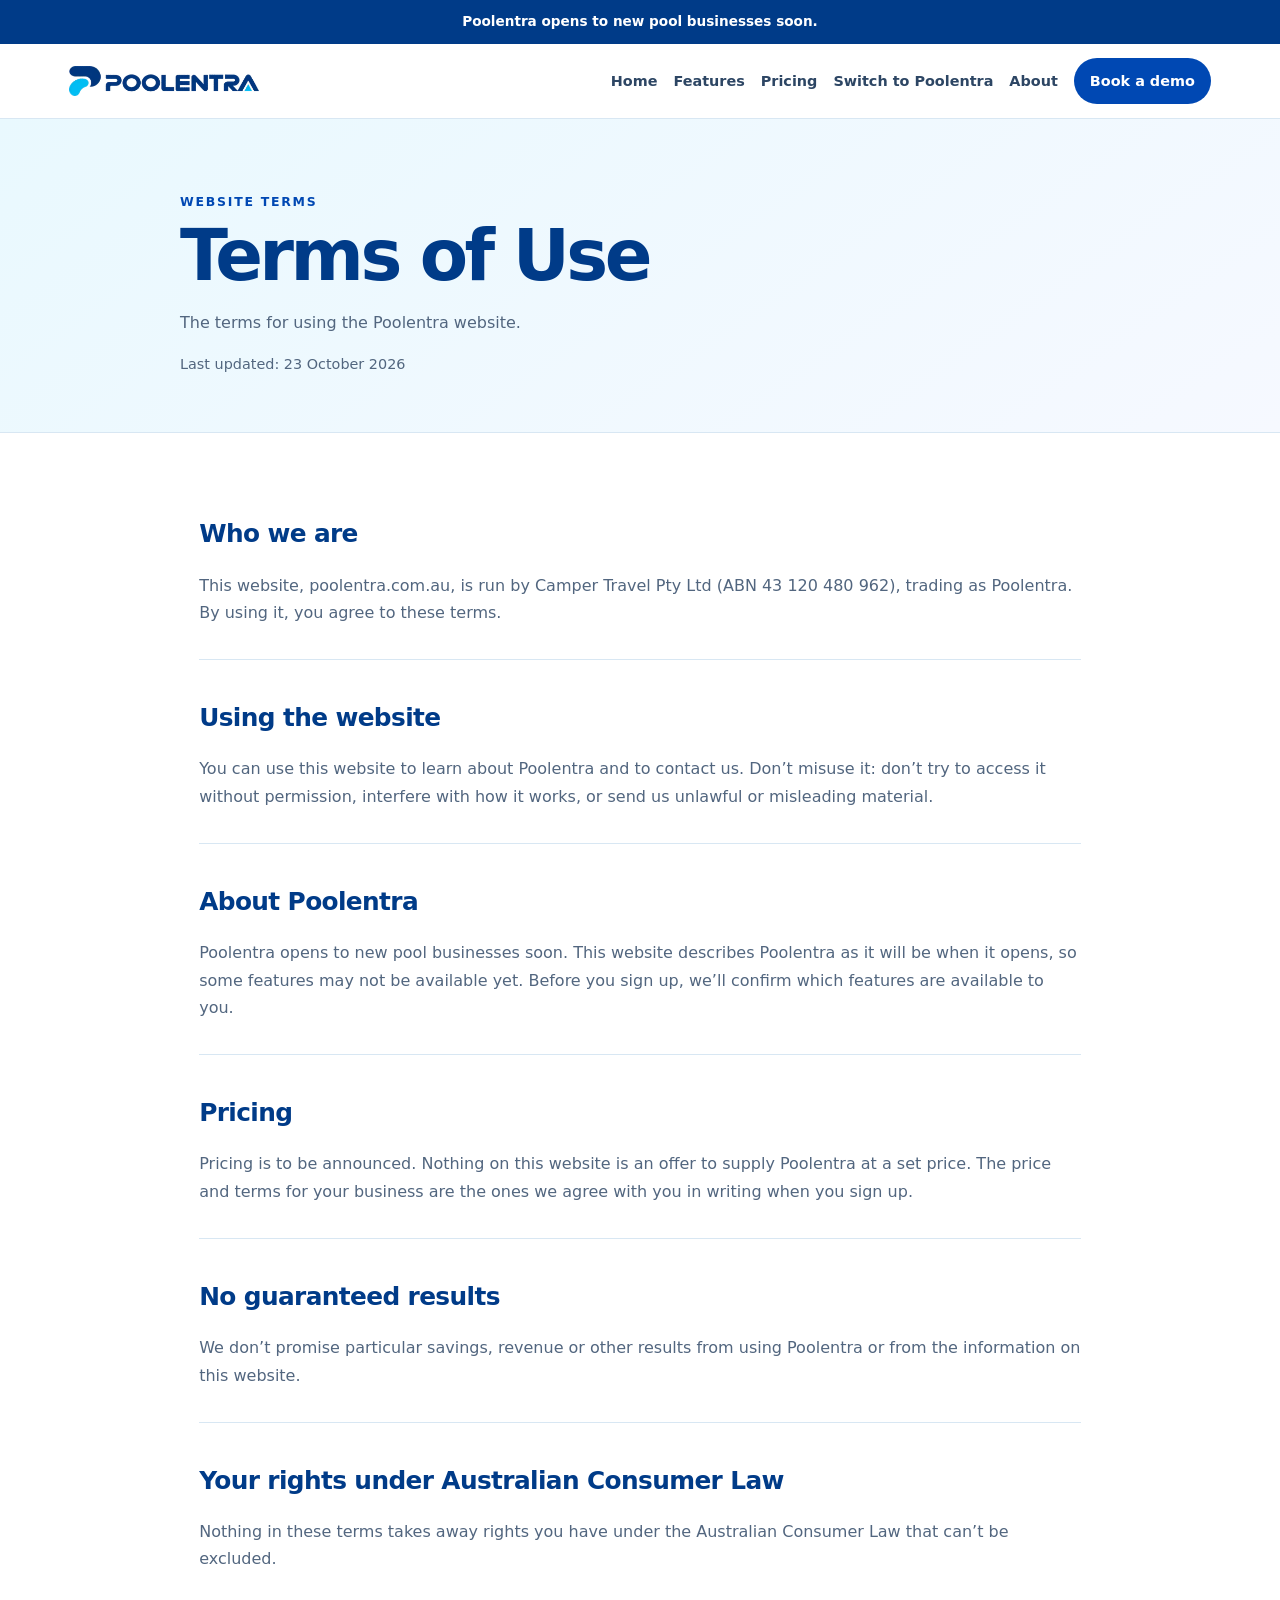
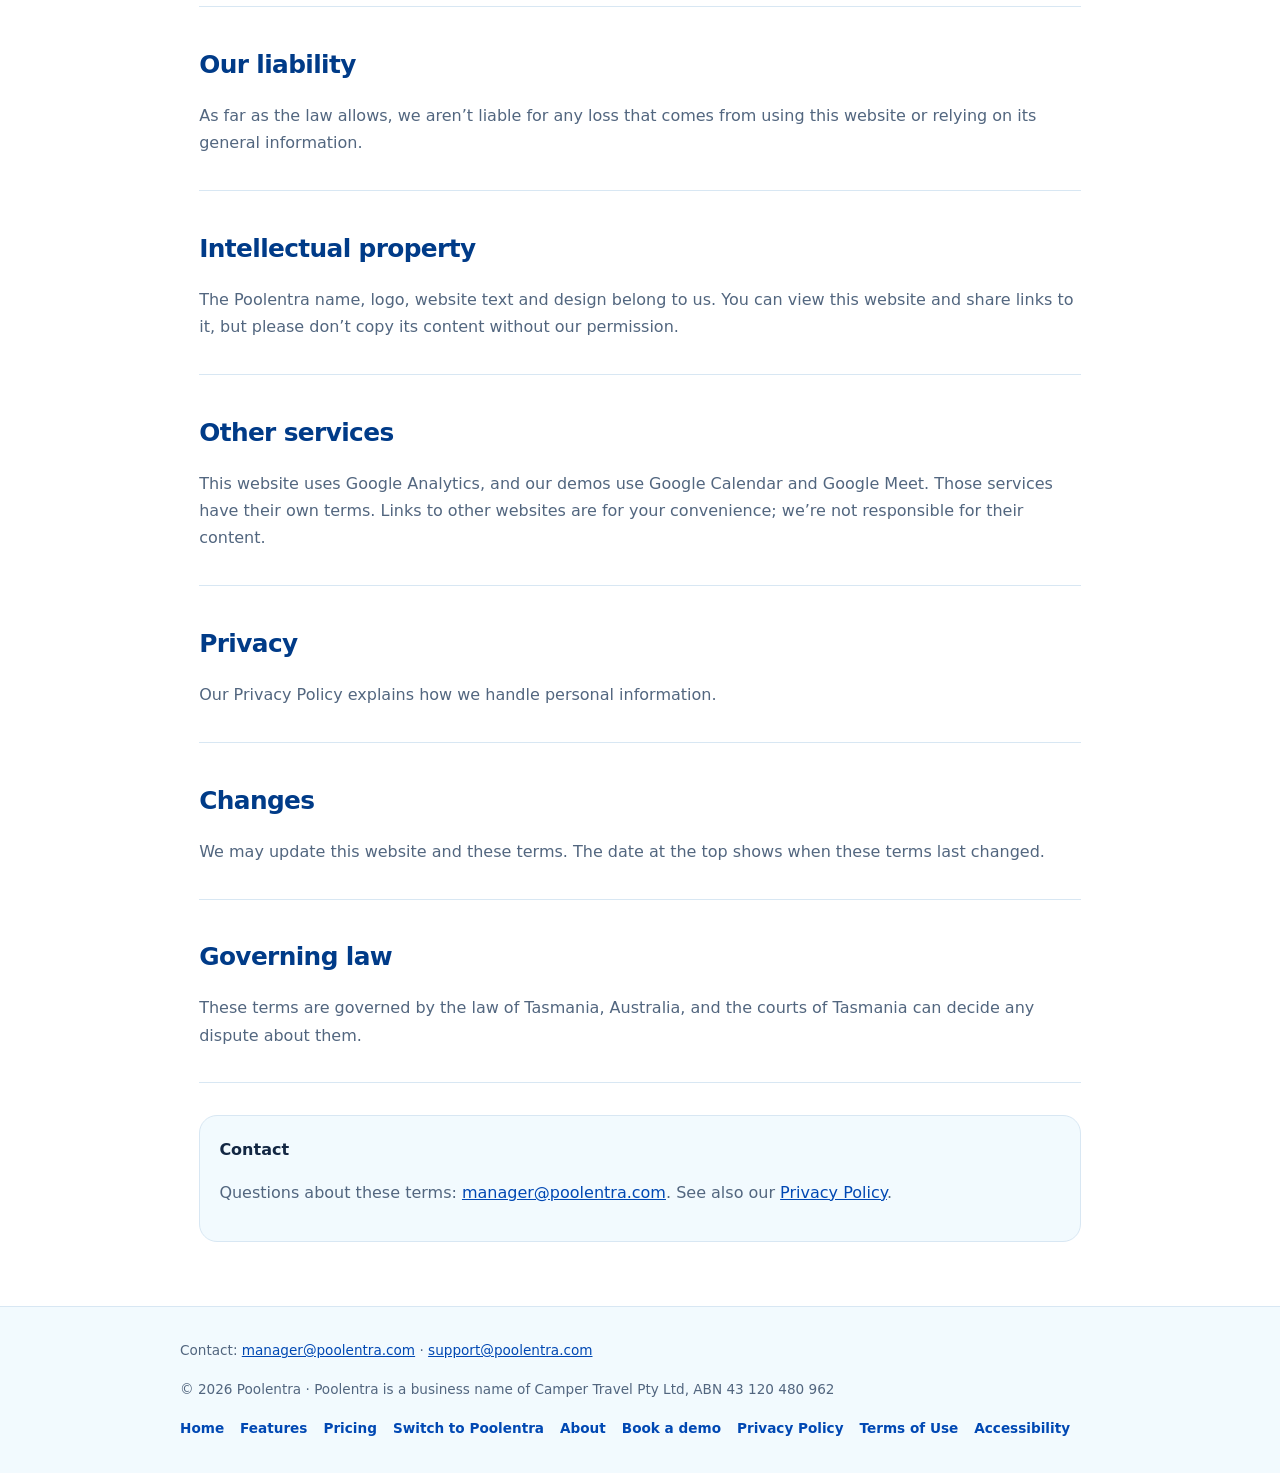
<file: terms/index.html>
<!DOCTYPE html><html lang="en-AU"> <head><meta charset="UTF-8"><meta name="viewport" content="width=device-width, initial-scale=1.0"><title>Terms of Use | Poolentra</title><meta name="description" content="Terms of Use for Poolentra, pool service software for Australian pool businesses."><link rel="canonical" href="https://poolentra.com.au/terms/"><meta name="theme-color" content="#003B88"><link rel="icon" type="image/png" sizes="192x192" href="/poolentra-icon-192.png"><link rel="icon" type="image/png" sizes="48x48" href="/poolentra-icon-48.png"><link rel="apple-touch-icon" sizes="180x180" href="/apple-touch-icon.png"><meta property="og:type" content="website"><meta property="og:site_name" content="Poolentra"><meta property="og:locale" content="en_AU"><meta property="og:title" content="Terms of Use | Poolentra"><meta property="og:description" content="Terms of Use for Poolentra, pool service software for Australian pool businesses."><meta property="og:url" content="https://poolentra.com.au/terms/"><meta property="og:image" content="https://poolentra.com.au/poolentra-share.png"><meta property="og:image:width" content="1200"><meta property="og:image:height" content="630"><meta property="og:image:alt" content="Poolentra: pool service software for Australian pool businesses"><meta name="twitter:card" content="summary_large_image"><meta name="twitter:title" content="Terms of Use | Poolentra"><meta name="twitter:description" content="Terms of Use for Poolentra, pool service software for Australian pool businesses."><meta name="twitter:image" content="https://poolentra.com.au/poolentra-share.png"><link rel="stylesheet" href="/legal.css"><script src="/analytics.js" defer></script></head> <body> <div class="launch-notice" role="note">Poolentra opens to new pool businesses soon.</div> <header><div class="nav"><a class="brand" href="/" aria-label="Poolentra home"><img src="/poolentra-logo.webp" alt="Poolentra" width="190" height="30"></a><nav class="nav-links" aria-label="Main navigation"><a href="/">Home</a><a href="/features/">Features</a><a href="/pricing/">Pricing</a><a href="/switch-to-poolentra/">Switch to Poolentra</a><a href="/about/">About</a><a class="button" href="/book-a-demo/">Book a demo</a></nav></div></header> <main><div class="hero"><div class="hero-inner"><div class="eyebrow">Website terms</div><h1>Terms of Use</h1><p>The terms for using the Poolentra website.</p><p class="updated">Last updated: 23 October 2026</p></div></div><article class="content"><section><h2>Who we are</h2><p>This website, poolentra.com.au, is run by Camper Travel Pty Ltd (ABN 43 120 480 962), trading as Poolentra. By using it, you agree to these terms.</p></section><section><h2>Using the website</h2><p>You can use this website to learn about Poolentra and to contact us. Don’t misuse it: don’t try to access it without permission, interfere with how it works, or send us unlawful or misleading material.</p></section><section><h2>About Poolentra</h2><p>Poolentra opens to new pool businesses soon. This website describes Poolentra as it will be when it opens, so some features may not be available yet. Before you sign up, we’ll confirm which features are available to you.</p></section><section><h2>Pricing</h2><p>Pricing is to be announced. Nothing on this website is an offer to supply Poolentra at a set price. The price and terms for your business are the ones we agree with you in writing when you sign up.</p></section><section><h2>No guaranteed results</h2><p>We don’t promise particular savings, revenue or other results from using Poolentra or from the information on this website.</p></section><section><h2>Your rights under Australian Consumer Law</h2><p>Nothing in these terms takes away rights you have under the Australian Consumer Law that can’t be excluded.</p></section><section><h2>Our liability</h2><p>As far as the law allows, we aren’t liable for any loss that comes from using this website or relying on its general information.</p></section><section><h2>Intellectual property</h2><p>The Poolentra name, logo, website text and design belong to us. You can view this website and share links to it, but please don’t copy its content without our permission.</p></section><section><h2>Other services</h2><p>This website uses Google Analytics, and our demos use Google Calendar and Google Meet. Those services have their own terms. Links to other websites are for your convenience; we’re not responsible for their content.</p></section><section><h2>Privacy</h2><p>Our Privacy Policy explains how we handle personal information.</p></section><section><h2>Changes</h2><p>We may update this website and these terms. The date at the top shows when these terms last changed.</p></section><section><h2>Governing law</h2><p>These terms are governed by the law of Tasmania, Australia, and the courts of Tasmania can decide any dispute about them.</p></section><div class="contact"><strong>Contact</strong><p>Questions about these terms: <a href="mailto:manager@poolentra.com">manager@poolentra.com</a>. See also our <a href="/privacy/">Privacy Policy</a>.</p></div> </article></main> <footer><div class="footer"><p>Contact: <a href="mailto:manager@poolentra.com">manager@poolentra.com</a> · <a href="mailto:support@poolentra.com">support@poolentra.com</a></p><p>© 2026 Poolentra · Poolentra is a business name of Camper Travel Pty Ltd, ABN 43 120 480 962</p><div class="footer-links"><a href="/">Home</a><a href="/features/">Features</a><a href="/pricing/">Pricing</a><a href="/switch-to-poolentra/">Switch to Poolentra</a><a href="/about/">About</a><a href="/book-a-demo/">Book a demo</a><a href="/privacy/">Privacy Policy</a><a href="/terms/">Terms of Use</a><a href="/accessibility/">Accessibility</a></div></div></footer> </body></html>
</file>
<file: styles.css>
/* Recovered from the selected ChatGPT comparison site's rendered stylesheet.
   Messaging and animation-only rules omitted; review controls added below. */
:root {
  --navy: #003b88;
  --blue: #0048b3;
  --wave: #0052d6;
  --cyan: #00bbee;
  --ink: #132743;
  --muted: #52667f;
  --mist: #f2fafe;
  --white: #fff;
  --line: #d8e7f3;
  --success: #159f97;
  --shadow: 0 22px 60px rgba(0, 59, 136, 0.12);
  --radius-lg: 12px;
  --radius-md: 12px;
  --max: 1180px;
}
* {
  box-sizing: border-box;
}
html {
  scroll-behavior: smooth;
}
body {
  margin: 0;
  color: var(--ink);
  background: var(--white);
  font-family:
    Inter,
    ui-sans-serif,
    system-ui,
    -apple-system,
    BlinkMacSystemFont,
    'Segoe UI',
    sans-serif;
  font-size: 16px;
  line-height: 1.6;
}
a {
  color: inherit;
}
button,
input,
select,
textarea {
  font: inherit;
}
button,
a {
  -webkit-tap-highlight-color: transparent;
}
:focus-visible {
  outline: 3px solid var(--cyan);
  outline-offset: 3px;
}
.comparison-bar {
  background: var(--ink);
  color: #e9f7ff;
  font-size: 0.84rem;
  letter-spacing: 0.01em;
  padding: 0.62rem 1rem;
  text-align: center;
}
.comparison-bar strong {
  color: var(--cyan);
}
.site-header {
  background: rgba(255, 255, 255, 0.94);
  border-bottom: 1px solid rgba(216, 231, 243, 0.85);
  position: sticky;
  top: 0;
  z-index: 20;
  backdrop-filter: blur(14px);
}
.nav-wrap {
  align-items: center;
  display: flex;
  gap: 1.25rem;
  justify-content: space-between;
  margin: auto;
  max-width: 1600px;
  min-height: 76px;
  padding: 0.8rem 1.2rem;
}
.brand {
  align-items: center;
  color: var(--navy);
  display: inline-flex;
  font-size: 1.05rem;
  font-weight: 850;
  gap: 0.7rem;
  letter-spacing: 0.13em;
  text-decoration: none;
  white-space: nowrap;
}
.brand-logo {
  display: block;
  height: 29px;
  object-fit: contain;
  width: auto;
}
footer .brand-logo {
  height: 27px;
}
.desktop-nav {
  flex: 1;
  justify-content: center;
  align-items: center;
  display: flex;
  gap: 1.05rem;
}
.desktop-nav a {
  white-space: nowrap;
  color: #2d4664;
  font-size: 0.9rem;
  font-weight: 700;
  text-decoration: none;
}
.desktop-nav a:hover {
  color: var(--blue);
}
.nav-cta {
  flex-shrink: 0;
  white-space: nowrap;
}
.menu-toggle {
  background: transparent;
  border: 1px solid var(--line);
  border-radius: 10px;
  color: var(--navy);
  cursor: pointer;
  display: none;
  font-size: 1.15rem;
  height: 42px;
  width: 42px;
}
.mobile-nav {
  background: #fff;
  border-top: 1px solid var(--line);
  display: none;
  padding: 0.6rem 1.2rem 1rem;
}
.mobile-nav.open {
  display: grid;
}
.mobile-nav a {
  padding: 0.7rem 0;
  text-decoration: none;
  font-weight: 700;
}
.btn {
  align-items: center;
  border: 0;
  border-radius: 8px;
  cursor: pointer;
  display: inline-flex;
  font-weight: 600;
  gap: 0.5rem;
  justify-content: center;
  min-height: 44px;
  padding: 10px 18px;
  text-decoration: none;
  transition:
    transform 0.2s ease,
    box-shadow 0.2s ease,
    background 0.2s ease;
}
.btn:hover {
  box-shadow: 0 10px 24px rgba(0, 59, 136, 0.16);
  transform: translateY(-2px);
}
.btn-primary {
  background: var(--navy);
  color: #fff;
}
.btn-primary:hover {
  background: var(--navy);
}
.btn-secondary {
  background: #e7f7fd;
  color: var(--navy);
}
.hero {
  background:
    radial-gradient(circle at 80% 12%, rgba(0, 187, 238, 0.18), transparent 30%),
    linear-gradient(140deg, #f2fafe 0%, #fff 55%, #f8fcff 100%);
  overflow: hidden;
  padding: 5.7rem 1.2rem 5rem;
  position: relative;
}
.hero::after {
  background: linear-gradient(
    135deg,
    transparent 40%,
    rgba(0, 187, 238, 0.1) 40%,
    rgba(0, 187, 238, 0.1) 60%,
    transparent 60%
  );
  bottom: -100px;
  content: '';
  height: 220px;
  opacity: 0.7;
  position: absolute;
  right: -70px;
  transform: rotate(-10deg);
  width: 520px;
}
.hero-grid {
  align-items: center;
  display: grid;
  gap: 4rem;
  grid-template-columns: minmax(0, 1.02fr) minmax(420px, 0.98fr);
  margin: auto;
  max-width: var(--max);
  position: relative;
  z-index: 1;
}
.eyebrow {
  align-items: center;
  color: var(--blue);
  display: flex;
  font-size: 0.78rem;
  font-weight: 850;
  gap: 0.55rem;
  letter-spacing: 0.12em;
  margin-bottom: 1.25rem;
  text-transform: uppercase;
}
.eyebrow::before {
  background: var(--cyan);
  border-radius: 50%;
  content: '';
  height: 9px;
  width: 9px;
}
h1,
h2,
h3,
p {
  margin-top: 0;
}
h1 {
  color: var(--navy);
  font-size: clamp(2.6rem, 5.5vw, 5.1rem);
  letter-spacing: -0.055em;
  line-height: 0.99;
  margin-bottom: 1.35rem;
  max-width: 720px;
}
.hero-copy {
  color: #3f5873;
  font-size: 1.15rem;
  max-width: 610px;
}
.hero-actions {
  display: flex;
  flex-wrap: wrap;
  gap: 0.8rem;
  margin-top: 2rem;
}
.hero-note {
  color: #647992;
  font-size: 0.86rem;
  margin: 1rem 0 0;
}
.view-card {
  background: rgba(255, 255, 255, 0.88);
  border: 1px solid rgba(255, 255, 255, 0.95);
  border-radius: 30px;
  box-shadow: var(--shadow);
  overflow: hidden;
  padding: 1rem;
  transform: rotate(1.3deg);
}
.view-shell {
  background: #edf7fc;
  border-radius: 22px;
  padding: 1rem;
}
.view-top {
  align-items: center;
  display: flex;
  justify-content: space-between;
  margin-bottom: 1rem;
}
.view-title {
  color: var(--navy);
  font-size: 1rem;
  font-weight: 850;
}
.status-pill {
  align-items: center;
  background: #e4f7f5;
  border-radius: 999px;
  color: #087c76;
  display: inline-flex;
  font-size: 0.7rem;
  font-weight: 800;
  gap: 0.35rem;
  padding: 0.35rem 0.6rem;
}
.status-dot {
  background: var(--success);
  border-radius: 50%;
  height: 7px;
  width: 7px;
}
.view-grid {
  display: grid;
  gap: 0.7rem;
  grid-template-columns: repeat(2, 1fr);
}
.mini-card {
  background: #fff;
  border: 1px solid #dbeaf3;
  border-radius: 16px;
  min-height: 118px;
  padding: 0.9rem;
}
.mini-card.wide {
  grid-column: span 2;
  min-height: 105px;
}
.mini-label {
  color: #6d8197;
  font-size: 0.73rem;
  font-weight: 800;
  text-transform: uppercase;
}
.mini-value {
  color: var(--navy);
  font-size: 1.05rem;
  font-weight: 850;
  margin: 0.4rem 0 0.25rem;
}
.mini-copy {
  color: #60758a;
  font-size: 0.8rem;
  line-height: 1.35;
}
.progress {
  background: #dcecf4;
  border-radius: 999px;
  height: 7px;
  margin-top: 0.7rem;
  overflow: hidden;
}
.progress span {
  background: linear-gradient(90deg, var(--blue), var(--cyan));
  border-radius: inherit;
  display: block;
  height: 100%;
  width: 68%;
}
.view-footer {
  color: #71849a;
  font-size: 0.78rem;
  padding: 0.8rem 0.2rem 0.1rem;
  text-align: center;
}
.trust-strip {
  background: var(--navy);
  color: #fff;
  padding: 1.05rem 1.2rem;
}
.trust-strip-inner {
  align-items: center;
  display: flex;
  gap: 2rem;
  justify-content: space-between;
  margin: auto;
  max-width: var(--max);
}
.trust-strip p {
  color: #d7ecf7;
  font-size: 0.93rem;
  margin: 0;
}
.trust-list {
  display: flex;
  flex-wrap: wrap;
  gap: 0.7rem;
  justify-content: flex-end;
}
.trust-list span {
  border: 1px solid rgba(255, 255, 255, 0.24);
  border-radius: 999px;
  color: #fff;
  font-size: 0.78rem;
  padding: 0.34rem 0.65rem;
}
section {
  padding: 6rem 1.2rem;
}
.section-inner {
  margin: auto;
  max-width: var(--max);
}
.section-heading {
  max-width: 680px;
}
.section-heading h2 {
  color: var(--navy);
  font-size: clamp(2rem, 4vw, 3.25rem);
  letter-spacing: -0.045em;
  line-height: 1.04;
  margin-bottom: 1rem;
}
.section-heading p {
  color: var(--muted);
  font-size: 1.06rem;
}
.section-heading.center {
  margin: 0 auto 2.7rem;
  text-align: center;
}
.section-heading.center p {
  margin-left: auto;
  margin-right: auto;
  max-width: 620px;
}
.soft {
  background: var(--mist);
}
.blue-section {
  background: linear-gradient(135deg, var(--navy), #0052d6);
  color: #fff;
}
.blue-section .section-heading h2,
.blue-section h3 {
  color: #fff;
}
.blue-section .section-heading p {
  color: #d7ebf6;
}
.problem-grid {
  display: grid;
  gap: 1rem;
  grid-template-columns: repeat(4, 1fr);
  margin-top: 2.3rem;
}
.problem-card {
  background: #fff;
  border: 1px solid var(--line);
  border-radius: var(--radius-md);
  padding: 1.25rem;
}
.problem-number {
  color: var(--cyan);
  font-size: 1.3rem;
  font-weight: 900;
}
.problem-card h3 {
  color: var(--navy);
  font-size: 1.05rem;
  margin: 0.7rem 0 0.4rem;
}
.problem-card p {
  color: var(--muted);
  font-size: 0.9rem;
  margin-bottom: 0;
}
.audience-grid {
  display: grid;
  gap: 1.15rem;
  grid-template-columns: repeat(2, 1fr);
  margin-top: 2.25rem;
}
.audience-card {
  border-radius: var(--radius-lg);
  min-height: 290px;
  overflow: hidden;
  padding: 2rem;
  position: relative;
}
.audience-card.owner {
  background: linear-gradient(140deg, #e5f8fd, #f7fcff);
}
.audience-card.team {
  background: linear-gradient(140deg, #e8efff, #f7faff);
}
.audience-card::after {
  border: 1px solid rgba(0, 72, 179, 0.15);
  border-radius: 50%;
  content: '';
  height: 240px;
  position: absolute;
  right: -60px;
  top: -80px;
  width: 240px;
}
.audience-card h3 {
  color: var(--navy);
  font-size: 1.55rem;
  letter-spacing: -0.025em;
  margin-bottom: 0.6rem;
  position: relative;
  z-index: 1;
}
.audience-card p {
  color: #4d6680;
  max-width: 460px;
  position: relative;
  z-index: 1;
}
.audience-card ul {
  color: #284969;
  display: grid;
  gap: 0.35rem;
  list-style: none;
  margin: 1.1rem 0 0;
  padding: 0;
  position: relative;
  z-index: 1;
}
.audience-card li::before {
  color: var(--success);
  content: '✓';
  font-weight: 900;
  margin-right: 0.5rem;
}
.audience-card .btn {
  margin-top: 1.25rem;
  position: relative;
  z-index: 1;
}
.solution-grid {
  display: grid;
  gap: 1rem;
  grid-template-columns: repeat(4, 1fr);
  margin-top: 2.3rem;
}
.solution-card {
  background: #fff;
  border: 1px solid var(--line);
  border-radius: var(--radius-md);
  min-height: 215px;
  padding: 1.3rem;
  transition:
    transform 0.2s ease,
    box-shadow 0.2s ease;
}
.solution-card:hover {
  box-shadow: 0 15px 32px rgba(0, 59, 136, 0.09);
  transform: translateY(-4px);
}
.solution-icon {
  align-items: center;
  background: #e7f7fd;
  border-radius: 12px;
  color: var(--blue);
  display: flex;
  font-size: 1.3rem;
  height: 42px;
  justify-content: center;
  width: 42px;
}
.solution-card h3 {
  color: var(--navy);
  font-size: 1.03rem;
  margin: 1rem 0 0.42rem;
}
.solution-card p {
  color: var(--muted);
  font-size: 0.88rem;
  margin-bottom: 0;
}
.how-grid {
  align-items: start;
  display: grid;
  gap: 1rem;
  grid-template-columns: repeat(4, 1fr);
  margin-top: 2.5rem;
}
.step {
  position: relative;
}
.step:not(:last-child)::after {
  background: linear-gradient(90deg, var(--cyan), transparent);
  content: '';
  height: 2px;
  left: calc(100% + 0.2rem);
  position: absolute;
  top: 23px;
  width: calc(100% - 1.8rem);
}
.step-number {
  align-items: center;
  background: #dff6fc;
  border: 4px solid #fff;
  border-radius: 50%;
  box-shadow: 0 0 0 1px #b7dfed;
  color: var(--navy);
  display: flex;
  font-weight: 900;
  height: 48px;
  justify-content: center;
  margin-bottom: 1rem;
  position: relative;
  width: 48px;
  z-index: 1;
}
.step h3 {
  color: var(--navy);
  font-size: 1.05rem;
}
.step p {
  color: var(--muted);
  font-size: 0.9rem;
  max-width: 230px;
}
.platform-grid {
  align-items: center;
  display: grid;
  gap: 3.5rem;
  grid-template-columns: 0.95fr 1.05fr;
  margin-top: 2.5rem;
}
.platform-list {
  display: grid;
  gap: 0.8rem;
}
.platform-row {
  align-items: center;
  background: rgba(255, 255, 255, 0.1);
  border: 1px solid rgba(255, 255, 255, 0.2);
  border-radius: 15px;
  display: flex;
  gap: 0.8rem;
  justify-content: space-between;
  padding: 0.85rem 1rem;
}
.platform-row strong {
  font-size: 0.94rem;
}
.platform-row span {
  background: rgba(255, 255, 255, 0.15);
  border-radius: 999px;
  color: #dff8ff;
  font-size: 0.72rem;
  font-weight: 800;
  padding: 0.27rem 0.5rem;
  white-space: nowrap;
}
.platform-copy p {
  color: #d7ebf6;
}
.platform-copy .note {
  border-left: 3px solid var(--cyan);
  color: #fff;
  font-size: 0.9rem;
  margin-top: 1.5rem;
  padding-left: 1rem;
}
.pricing-grid {
  display: grid;
  gap: 1rem;
  grid-template-columns: repeat(3, 1fr);
  margin-top: 2.5rem;
}
.price-card {
  background: #fff;
  border: 1px solid var(--line);
  border-radius: var(--radius-lg);
  display: flex;
  flex-direction: column;
  min-height: 330px;
  padding: 1.5rem;
}
.price-card.featured {
  border: 2px solid var(--blue);
  box-shadow: 0 16px 36px rgba(0, 72, 179, 0.13);
  transform: translateY(-8px);
}
.price-label {
  color: var(--blue);
  font-size: 0.73rem;
  font-weight: 850;
  letter-spacing: 0.1em;
  text-transform: uppercase;
}
.price-card h3 {
  color: var(--navy);
  font-size: 1.45rem;
  letter-spacing: -0.025em;
  margin: 0.55rem 0 0.4rem;
}
.price-card p {
  color: var(--muted);
  font-size: 0.9rem;
}
.price-status {
  align-items: center;
  background: #e7f7fd;
  border-radius: 999px;
  color: var(--blue);
  display: inline-flex;
  font-size: 0.78rem;
  font-weight: 850;
  gap: 0.35rem;
  margin: 0.4rem 0 1rem;
  padding: 0.4rem 0.65rem;
  width: fit-content;
}
.price-status::before {
  background: var(--cyan);
  border-radius: 50%;
  content: '';
  height: 7px;
  width: 7px;
}
.price-card ul {
  color: #345572;
  display: grid;
  gap: 0.45rem;
  list-style: none;
  margin: 0 0 1.2rem;
  padding: 0;
}
.price-card li::before {
  color: var(--success);
  content: '✓';
  font-weight: 900;
  margin-right: 0.5rem;
}
.price-card .btn {
  margin-top: auto;
  width: 100%;
}
.pricing-note {
  background: #fff;
  border: 1px solid var(--line);
  border-radius: var(--radius-md);
  color: var(--muted);
  margin: 1.2rem auto 0;
  max-width: 850px;
  padding: 1rem 1.2rem;
  text-align: center;
}
.trust-grid {
  display: grid;
  gap: 1rem;
  grid-template-columns: repeat(4, 1fr);
  margin-top: 2.5rem;
}
.trust-card {
  background: #fff;
  border: 1px solid var(--line);
  border-radius: var(--radius-md);
  padding: 1.35rem;
}
.trust-card h3 {
  color: var(--navy);
  font-size: 1.02rem;
  margin: 0.9rem 0 0.45rem;
}
.trust-card p {
  color: var(--muted);
  font-size: 0.89rem;
  margin: 0;
}
.trust-card .big-icon {
  color: var(--blue);
  font-size: 1.6rem;
}
.evidence-grid {
  display: grid;
  gap: 1rem;
  grid-template-columns: repeat(3, 1fr);
  margin-top: 2.4rem;
}
.evidence-card {
  background: #fff;
  border-radius: var(--radius-md);
  box-shadow: 0 10px 28px rgba(0, 59, 136, 0.08);
  padding: 1.4rem;
}
.evidence-card .label {
  color: var(--blue);
  font-size: 0.72rem;
  font-weight: 850;
  letter-spacing: 0.1em;
  text-transform: uppercase;
}
.evidence-card h3 {
  color: var(--navy);
  font-size: 1.13rem;
  margin: 0.7rem 0 0.4rem;
}
.evidence-card p {
  color: var(--muted);
  font-size: 0.9rem;
  margin: 0;
}
.faq-wrap {
  display: grid;
  gap: 0.8rem;
  margin: 2.4rem auto 0;
  max-width: 850px;
}
details {
  background: #fff;
  border: 1px solid var(--line);
  border-radius: 14px;
  padding: 1rem 1.15rem;
}
summary {
  color: var(--navy);
  cursor: pointer;
  font-weight: 800;
  list-style: none;
  padding-right: 1.5rem;
  position: relative;
}
summary::-webkit-details-marker {
  display: none;
}
summary::after {
  color: var(--blue);
  content: '+';
  font-size: 1.3rem;
  position: absolute;
  right: 0;
  top: -0.25rem;
}
details[open] summary::after {
  content: '−';
}
details p {
  color: var(--muted);
  font-size: 0.92rem;
  margin: 0.75rem 0 0.1rem;
}
.about-grid {
  align-items: center;
  display: grid;
  gap: 3.5rem;
  grid-template-columns: 1fr 1fr;
}
.about-panel {
  background: linear-gradient(140deg, var(--navy), var(--blue));
  border-radius: var(--radius-lg);
  color: #fff;
  min-height: 310px;
  overflow: hidden;
  padding: 2rem;
  position: relative;
}
.about-panel::before,
.about-panel::after {
  border: 1px solid rgba(255, 255, 255, 0.22);
  border-radius: 50%;
  content: '';
  position: absolute;
}
.about-panel::before {
  height: 350px;
  right: -160px;
  top: -120px;
  width: 350px;
}
.about-panel::after {
  bottom: -90px;
  height: 230px;
  left: -110px;
  width: 230px;
}
.about-panel h3 {
  font-size: 2.2rem;
  letter-spacing: -0.04em;
  max-width: 360px;
  position: relative;
  z-index: 1;
}
.about-panel p {
  color: #d9eff7;
  max-width: 380px;
  position: relative;
  z-index: 1;
}
.about-copy p {
  color: var(--muted);
}
.about-copy .btn {
  margin-top: 0.8rem;
}
.demo-section {
  background: linear-gradient(145deg, #e9f9fe, #f5f9ff);
}
.demo-grid {
  align-items: start;
  display: grid;
  gap: 3.5rem;
  grid-template-columns: 0.8fr 1.2fr;
}
.demo-copy h2 {
  color: var(--navy);
  font-size: clamp(2rem, 4vw, 3.15rem);
  letter-spacing: -0.045em;
  line-height: 1.04;
}
.demo-copy p {
  color: var(--muted);
}
.demo-list {
  display: grid;
  gap: 0.6rem;
  list-style: none;
  margin: 1.4rem 0 0;
  padding: 0;
}
.demo-list li::before {
  color: var(--success);
  content: '✓';
  font-weight: 900;
  margin-right: 0.55rem;
}
.demo-form {
  background: #fff;
  border: 1px solid #d5e8f1;
  border-radius: 24px;
  box-shadow: 0 20px 50px rgba(0, 59, 136, 0.09);
  padding: 1.5rem;
}
.form-heading {
  color: var(--navy);
  font-size: 1.25rem;
  font-weight: 850;
  margin-bottom: 1.1rem;
}
.form-grid {
  display: grid;
  gap: 0.85rem;
  grid-template-columns: repeat(2, 1fr);
}
.demo-form fieldset {
  min-width: 0;
  margin: 0 0 1.3rem;
  padding: 0;
  border: 0;
}
.demo-form legend {
  color: var(--navy);
  font-weight: 800;
  margin-bottom: 0.7rem;
}
.demo-form input,
.demo-form select,
.demo-form textarea,
.demo-form .field {
  min-width: 0;
  max-width: 100%;
}
.booking-steps {
  padding-left: 1.3rem;
  color: var(--muted);
}
.booking-steps li {
  padding-left: 0.3rem;
  margin-bottom: 1rem;
}
.booking-notice {
  border-left: 3px solid var(--blue);
  padding-left: 1rem;
}
.booking-help {
  color: var(--muted);
  font-size: 0.88rem;
  margin-top: 0;
}
.preview-status {
  overflow-wrap: anywhere;
}
#enquiry-consent .consent-field + .consent-field {
  margin-top: 0.65rem;
}
.field {
  display: grid;
  gap: 0.35rem;
}
.field.full {
  grid-column: span 2;
}
label {
  color: #2f4b6a;
  font-size: 0.82rem;
  font-weight: 800;
}
.optional {
  color: #71849a;
  font-size: 0.72rem;
  font-weight: 650;
}
input,
select,
textarea {
  background: #fbfdff;
  border: 1px solid #cfe1ec;
  border-radius: 10px;
  color: var(--ink);
  min-height: 45px;
  padding: 0.7rem 0.8rem;
  width: 100%;
}
textarea {
  min-height: 90px;
  resize: vertical;
}
.consent-field {
  background: #f7fbfe;
  border: 1px solid #d8e7f3;
  border-radius: 12px;
  padding: 0.8rem;
}
.consent-field label {
  align-items: flex-start;
  display: flex;
  font-weight: 650;
  gap: 0.65rem;
  line-height: 1.45;
}
.consent-field input {
  flex: 0 0 auto;
  height: 18px;
  margin-top: 0.1rem;
  min-height: 18px;
  padding: 0;
  width: 18px;
}
.consent-field a {
  color: var(--blue);
}
.form-bottom {
  align-items: center;
  display: flex;
  flex-wrap: wrap;
  gap: 1rem;
  justify-content: space-between;
  margin-top: 1rem;
}
.form-note {
  color: #71849a;
  font-size: 0.74rem;
  margin: 0;
  max-width: 330px;
}
footer {
  background: var(--mist);
  border-top: 1px solid var(--line);
  color: var(--ink);
  padding: 3rem 1.2rem 1.5rem;
}
.footer-grid {
  display: grid;
  gap: 2rem;
  grid-template-columns: 1.4fr 1fr 1fr 1fr;
  margin: auto;
  max-width: var(--max);
}
footer .brand {
  color: var(--navy);
}
footer p {
  color: var(--muted);
  font-size: 0.88rem;
  max-width: 300px;
}
footer h3 {
  color: var(--navy);
  font-size: 0.83rem;
  letter-spacing: 0.1em;
  text-transform: uppercase;
}
footer a {
  color: #345572;
  display: block;
  font-size: 0.87rem;
  margin: 0.55rem 0;
  text-decoration: none;
}
footer a:hover {
  color: var(--cyan);
}
.footer-bottom {
  border-top: 1px solid var(--line);
  color: #6d8197;
  font-size: 0.78rem;
  margin: 2.2rem auto 0;
  max-width: var(--max);
  padding-top: 1.1rem;
}
.sr-only {
  height: 1px;
  margin: -1px;
  overflow: hidden;
  position: absolute;
  width: 1px;
  clip: rect(0, 0, 0, 0);
}
@media (prefers-reduced-motion: reduce) {
  *,
  *::before,
  *::after {
    scroll-behavior: auto !important;
    transition-duration: 0.01ms !important;
    animation-duration: 0.01ms !important;
  }
}
@media (max-width: 1500px) {
  .nav-wrap {
    padding: 0 1.2rem;
  }
  .nav-wrap > .brand {
    margin-right: auto;
  }
  .desktop-nav {
    display: none;
  }
  .menu-toggle {
    display: inline-flex;
    align-items: center;
    justify-content: center;
  }
}
@media (max-width: 650px) {
  .nav-cta {
    display: none;
  }
}
@media (max-width: 1000px) {
  .hero-grid,
  .platform-grid,
  .demo-grid {
    grid-template-columns: 1fr;
  }
  .hero-grid {
    gap: 2.8rem;
  }
  .hero {
    padding-top: 4.5rem;
  }
  .problem-grid,
  .solution-grid,
  .trust-grid,
  .pricing-grid {
    grid-template-columns: repeat(2, 1fr);
  }
  .how-grid {
    grid-template-columns: repeat(2, 1fr);
    row-gap: 2rem;
  }
  .step:not(:last-child)::after {
    display: none;
  }
  .footer-grid {
    grid-template-columns: 1.5fr repeat(3, 1fr);
  }
}
@media (max-width: 650px) {
  .nav-wrap {
    min-height: 68px;
  }
  .brand {
    font-size: 0.94rem;
    gap: 0.5rem;
  }
  .hero {
    padding-bottom: 3.5rem;
    padding-top: 3.6rem;
  }
  h1 {
    font-size: clamp(2.5rem, 13vw, 4rem);
  }
  .hero-copy {
    font-size: 1rem;
  }
  .hero-actions .btn {
    width: 100%;
  }
  .trust-strip-inner {
    align-items: flex-start;
    flex-direction: column;
    gap: 0.8rem;
  }
  .trust-list {
    justify-content: flex-start;
  }
  section {
    padding: 4.2rem 1rem;
  }
  .problem-grid,
  .audience-grid,
  .solution-grid,
  .trust-grid,
  .evidence-grid,
  .how-grid,
  .pricing-grid {
    grid-template-columns: 1fr;
  }
  .price-card.featured {
    transform: none;
  }
  .view-grid {
    grid-template-columns: 1fr;
  }
  .mini-card.wide {
    grid-column: auto;
  }
  .form-grid {
    grid-template-columns: 1fr;
  }
  .field.full {
    grid-column: auto;
  }
  .form-bottom {
    align-items: stretch;
    flex-direction: column;
  }
  .form-bottom .btn {
    width: 100%;
  }
  .footer-grid {
    grid-template-columns: repeat(2, 1fr);
  }
  .footer-grid > :first-child {
    grid-column: span 2;
  }
}
/* Private review and reflow corrections; no change to navigation grouping. */
.site-header .btn-primary,
.site-header .btn-primary:hover,
.site-header .btn-primary:focus-visible {
  color: #fff;
}
.skip-link {
  position: fixed;
  top: -100px;
  left: 1rem;
  z-index: 50;
  background: #fff;
  padding: 1rem;
}
.skip-link:focus {
  top: 0;
}
/* One line above the header until Poolentra takes new businesses (site.mjs launchNotice). */
.launch-notice {
  background: var(--navy);
  color: #fff;
  font-size: 0.9rem;
  font-weight: 700;
  padding: 0.6rem 1rem;
  text-align: center;
}
/* Shown on Book a demo while online booking is closed (site.mjs isBookingOpen). */
.booking-soon {
  background: var(--mist);
  border: 1px solid var(--line);
  border-radius: var(--radius-lg);
  padding: 2rem;
}
.booking-soon h3 {
  color: var(--navy);
  font-size: 1.4rem;
  margin: 0 0 0.75rem;
}
.booking-soon p {
  color: var(--muted);
  margin: 0 0 1.25rem;
}
.light {
  color: #bff6ff;
}
.centered {
  margin-top: 1.3rem;
  text-align: center;
}
fieldset {
  border: 0;
  margin: 0;
  padding: 0;
  min-width: 0;
}
.field,
.platform-row strong {
  min-width: 0;
}
input:disabled,
select:disabled,
textarea:disabled {
  opacity: 1;
  color: #52667f;
  cursor: not-allowed;
}
.preview-status {
  background: #e6f8f4;
  border-radius: 10px;
  color: #087c76;
  margin-top: 1rem;
  padding: 0.8rem;
}
[hidden] {
  display: none !important;
}
[id] {
  scroll-margin-top: 90px;
}
@media (max-width: 650px) {
  .about-grid {
    grid-template-columns: 1fr;
    gap: 2rem;
  }
  .platform-row {
    flex-wrap: wrap;
  }
  .platform-row span {
    white-space: normal;
  }
  .view-top {
    flex-wrap: wrap;
    gap: 0.5rem;
  }
  .brand-logo {
    max-width: 100%;
    height: auto;
    max-height: 29px;
  }
  .demo-form {
    padding: 1rem;
    min-width: 0;
  }
}
.demo-slots {
  display: grid;
  grid-template-columns: repeat(auto-fit, minmax(95px, 1fr));
  gap: 0.65rem;
  margin: 1rem 0;
}
.demo-slot {
  border: 2px solid var(--blue);
  border-radius: 12px;
  background: #fff;
  color: var(--blue);
  padding: 0.8rem 0.4rem;
  min-height: 48px;
  font: inherit;
  font-weight: 800;
  cursor: pointer;
}
.demo-slot[aria-pressed='true'] {
  background: var(--blue);
  color: #fff;
}
.demo-slot:focus-visible {
  outline: 3px solid var(--cyan);
  outline-offset: 3px;
}
#preview-demo:disabled {
  opacity: 0.6;
  cursor: not-allowed;
}
</file>
<file: navigation.css>
.review-header {
  position: sticky;
  top: 0;
  z-index: 30;
  background: #fff;
  border-bottom: 1px solid #d8e7f3;
}
.review-header-inner {
  max-width: 1440px;
  min-height: 88px;
  margin: auto;
  padding: 16px 32px;
  display: flex;
  align-items: center;
  gap: 24px;
}
.review-brand {
  display: flex;
  flex-shrink: 0;
}
.review-brand img {
  width: 180px;
  height: auto;
  display: block;
}
.review-nav {
  display: flex;
  align-items: center;
  justify-content: center;
  gap: 24px;
  flex: 1;
}
.review-nav > a,
.nav-group > summary {
  font-size: 14px;
  font-weight: 650;
  color: #203d60;
  text-decoration: none;
  white-space: nowrap;
}
.review-nav > a:hover,
.nav-group > summary:hover {
  color: #0048b3;
}
.review-header .nav-group {
  position: relative;
  margin: 0;
  padding: 0;
  border: 0;
  background: none;
  border-radius: 0;
  box-shadow: none;
}
.review-header .nav-group > summary {
  padding: 12px 0;
  list-style: none;
  display: flex;
  align-items: center;
  gap: 7px;
  cursor: pointer;
}
.review-header .nav-group > summary::-webkit-details-marker {
  display: none;
}
.review-header .nav-group > summary::after {
  content: '⌄';
  position: static;
  font-size: 15px;
  line-height: 1;
}
.review-header .nav-group[open] > summary::after {
  content: '⌃';
}
.nav-panel {
  position: absolute;
  left: -16px;
  top: 100%;
  min-width: 220px;
  padding: 8px;
  background: white;
  border: 1px solid #d8e7f3;
  border-radius: 12px;
  box-shadow: 0 12px 32px #003b881a;
}
.nav-panel a {
  display: block;
  padding: 12px;
  border-radius: 7px;
  color: #203d60;
  text-decoration: none;
  font-size: 14px;
  font-weight: 600;
  white-space: nowrap;
}
.nav-panel a:hover {
  background: #f2fafe;
}
.review-header .btn-primary {
  color: white;
  white-space: nowrap;
  font-size: 14px;
  flex-shrink: 0;
  min-height: 46px;
  padding: 12px 20px;
}
.review-toggle {
  display: none;
  align-items: center;
  gap: 12px;
  border: 1px solid #d8e7f3;
  border-radius: 9px;
  padding: 10px 14px;
  color: #003b88;
  background: white;
  cursor: pointer;
  font-weight: 650;
}
.review-mobile[hidden] {
  display: none;
}
.review-mobile {
  padding: 12px 24px 24px;
  border-top: 1px solid #d8e7f3;
  max-height: calc(100dvh - 88px);
  overflow: auto;
}
.review-mobile > a {
  display: block;
  padding: 12px 0;
  text-decoration: none;
  font-weight: 650;
}
.review-mobile .nav-panel {
  position: static;
  box-shadow: none;
  border: 0;
  border-left: 2px solid #d8e7f3;
  border-radius: 0;
  margin: 0 0 8px 6px;
  padding: 0 8px;
}
.review-mobile .btn-primary {
  display: flex;
  padding: 12px 20px;
  margin-top: 12px;
}
.review-context-link {
  color: #003b88;
  font-weight: 650;
  text-decoration: underline;
  text-underline-offset: 4px;
}
@media (max-width: 1200px) {
  .review-nav {
    display: none;
  }
  .review-brand {
    margin-right: auto;
  }
  .review-toggle {
    display: inline-flex;
  }
}
@media (min-width: 1201px) {
  .review-mobile {
    display: none;
  }
}
@media (max-width: 650px) {
  .review-header-inner {
    min-height: 76px;
    padding: 14px 18px;
    gap: 16px;
  }
  .review-brand img {
    width: 155px;
  }
  .review-cta {
    display: none;
  }
  .review-toggle {
    padding: 8px 10px;
    font-size: 14px;
  }
}
/* Deliberate disclosure styling, isolated from the page's FAQ details rules. */
.review-header .nav-group > summary {
  padding: 10px 12px;
  border-radius: 8px;
  gap: 8px;
  transition:
    background 0.15s,
    color 0.15s;
}
.review-header .nav-group > summary::after {
  display: none;
}
.review-header .nav-group[open] > summary,
.review-header .nav-group > summary:hover {
  background: #f0f5fb;
  color: #003b88;
}
.review-header .nav-chevron {
  width: 16px;
  height: 16px;
  fill: none;
  stroke: currentColor;
  stroke-width: 1.6;
  stroke-linecap: round;
  stroke-linejoin: round;
  transition: transform 0.15s;
}
.review-header .nav-group[open] .nav-chevron {
  transform: rotate(180deg);
}
.review-nav {
  gap: 14px;
}
.review-header .nav-panel {
  left: 0;
  top: calc(100% + 12px);
  width: 316px;
  min-width: 0;
  padding: 8px;
  border: 1px solid #e1e8f0;
  border-radius: 14px;
  box-shadow:
    0 16px 40px -12px #13274333,
    0 3px 10px #13274308;
}
.review-header .nav-panel a {
  padding: 16px;
  border-radius: 9px;
  white-space: normal;
  line-height: 1.45;
}
.review-header .nav-panel a + a {
  margin-top: 2px;
}
.review-header .nav-panel a:hover,
.review-header .nav-panel a:focus-visible {
  background: #eef5fd;
  color: #003b88;
}
.nav-item-title {
  display: flex;
  align-items: center;
  justify-content: space-between;
  gap: 18px;
  font-size: 14px;
  font-weight: 700;
}
.nav-item-title > span {
  color: #7589a1;
  font-size: 17px;
  font-weight: 400;
}
.nav-item-description {
  display: block;
  margin-top: 5px;
  color: #62738a;
  font-size: 13px;
  font-weight: 400;
  line-height: 1.5;
}
.review-mobile .nav-group > summary {
  padding: 12px 0;
  justify-content: space-between;
  border-radius: 0;
}
.review-mobile .nav-group[open] > summary,
.review-mobile .nav-group > summary:hover {
  background: transparent;
}
.review-mobile .nav-panel {
  position: static;
  width: 100%;
  margin: 0 0 12px;
  padding: 4px;
  border: 1px solid #e1e8f0;
  border-radius: 10px;
  background: #f7f9fc;
  box-shadow: none;
}
.review-mobile .nav-panel a {
  padding: 12px;
}
@media (prefers-reduced-motion: reduce) {
  .review-header .nav-chevron,
  .review-header .nav-group > summary {
    transition: none;
  }
}
@media (prefers-reduced-motion: no-preference) {
  html {
    scroll-behavior: smooth;
  }
}
</file>
<file: marketing.css>
/* Marketing-only styles: booking components remain isolated. */
.hero-features {
  list-style: none;
  padding: 0;
  margin: 1.4rem 0;
  display: grid;
  gap: 0.65rem;
  font-size: 1rem;
  font-weight: 600;
}
.hero-features li {
  display: flex;
  align-items: center;
  gap: 0.7rem;
}
.hero-features li:before {
  content: '✓';
  color: var(--blue);
  background: var(--mist);
  width: 1.7rem;
  height: 1.7rem;
  border-radius: 50%;
  display: grid;
  place-items: center;
  flex: none;
}
.workflow-graphic {
  display: grid;
  grid-template-columns: repeat(3, minmax(0, 1fr));
  gap: 1.5rem;
}
.workflow-graphic .evidence-card {
  position: relative;
  border-top: 4px solid var(--cyan);
}
.workflow-number {
  width: 3rem;
  height: 3rem;
  display: grid;
  place-items: center;
  background: var(--navy);
  color: white;
  border-radius: 50%;
  font-size: 1.3rem;
  font-weight: 700;
  margin-bottom: 1.1rem;
}
.hero h1 {
  font-size: clamp(2.3rem, 4.5vw, 3.8rem);
  line-height: 1.12;
  letter-spacing: -0.035em;
}
.hero-copy {
  max-width: 38rem;
}
.field-story {
  display: grid;
  grid-template-columns: 1fr 1fr;
  align-items: center;
  gap: 2.5rem;
  margin-bottom: 2rem;
}
.field-story h2 {
  font-size: clamp(1.8rem, 3vw, 2.6rem);
  line-height: 1.2;
}
.field-story p {
  max-width: 34rem;
}
@media (max-width: 760px) {
  .workflow-graphic,
  .field-story {
    grid-template-columns: 1fr;
  }
}

.business-map {
  margin: 0;
  padding: 2rem;
  background: linear-gradient(140deg, #003b88, #0048b3);
  color: #fff;
  border-radius: 28px;
  box-shadow: var(--shadow);
}
.business-map figcaption {
  font-size: 1.45rem;
  font-weight: 700;
  line-height: 1.3;
}
.map-caption {
  font-size: 0.9rem;
  color: #c8edff;
  margin: 0.4rem 0 1.5rem;
}
.map-grid {
  display: grid;
  grid-template-columns: 1fr 1fr;
  gap: 0.8rem;
}
.map-node {
  background: #fff;
  color: var(--ink);
  padding: 1rem;
  border-radius: 14px;
  display: grid;
  gap: 0.35rem;
}
.map-node > span {
  font-weight: 800;
  color: var(--blue);
  font-size: 0.9rem;
}
.map-node strong {
  font-size: 1rem;
}
.map-node small {
  font-size: 0.9rem;
  line-height: 1.4;
}
.map-hub {
  grid-column: 1/-1;
  padding: 1.1rem;
  text-align: center;
  background: #e3f8ff;
  color: var(--navy);
  border: 3px solid var(--cyan);
  border-radius: 12px;
  display: grid;
  gap: 0.25rem;
  position: relative;
}
.map-hub:before,
.map-hub:after {
  content: '';
  position: absolute;
  left: 50%;
  width: 3px;
  height: 0.85rem;
  background: var(--cyan);
}
.map-hub:before {
  top: -0.85rem;
}
.map-hub:after {
  bottom: -0.85rem;
}
.map-hub strong {
  font-size: 1.3rem;
  letter-spacing: 0.08em;
}
.map-hub small {
  font-size: 0.9rem;
}
.map-foot {
  font-size: 0.95rem;
  margin: 1.2rem 0 0;
  color: #e3f8ff;
}
.before-after {
  display: grid;
  grid-template-columns: 1fr 1fr;
  gap: 1.5rem;
}
.before-panel,
.after-panel {
  padding: 1.8rem;
  border-radius: 12px;
  background: #fff;
  border: 1px solid var(--line);
}
.after-panel {
  background: var(--navy);
  color: #fff;
}
.info-label {
  font-weight: 700;
  font-size: 1.2rem;
  margin-bottom: 1.3rem;
}
.scattered-items {
  display: grid;
  grid-template-columns: 1fr 1fr;
  gap: 0.75rem;
}
.scattered-items span {
  padding: 0.9rem;
  border: 2px dashed #b6cadc;
  border-radius: 10px;
  font-size: 1rem;
}
.connected-item {
  padding: 1.6rem 1.2rem;
  border: 2px solid var(--cyan);
  border-radius: 12px;
  background: #ffffff12;
  font-size: 1.15rem;
  line-height: 1.5;
}
.before-after p {
  margin-bottom: 0;
}
.after-panel p {
  color: #e3f8ff;
}
.infographic-steps .step {
  border-top: 4px solid var(--cyan);
  padding-top: 1.4rem;
}
.infographic-steps .step-number {
  background: var(--navy);
  color: white;
  border-radius: 50%;
}
@media (max-width: 760px) {
  .before-after {
    grid-template-columns: 1fr;
  }
  .business-map {
    padding: 1.4rem;
  }
  .scattered-items {
    grid-template-columns: 1fr 1fr;
  }
}
@media (max-width: 360px) {
  .map-grid {
    grid-template-columns: 1fr;
  }
  .map-hub {
    grid-column: auto;
  }
  .scattered-items {
    grid-template-columns: 1fr;
  }
}

.visual-workflow {
  display: grid;
  grid-template-columns: repeat(4, minmax(0, 1fr));
  gap: 1.25rem;
}
.visual-step {
  padding: 1.5rem;
  border: 1px solid var(--line);
  border-radius: 12px;
  background: var(--mist);
  display: flex;
  flex-direction: column;
  align-items: flex-start;
}
.visual-count {
  font-size: 0.875rem;
  font-weight: 800;
  letter-spacing: 0.1em;
  color: var(--blue);
}
.workflow-icon {
  width: 64px;
  height: 64px;
  margin: 1.3rem 0;
  color: var(--blue);
}
.visual-step h3 {
  font-size: 1.2rem;
  line-height: 1.4;
  margin: 0 0 0.6rem;
}
.visual-step p {
  font-size: 1rem;
  line-height: 1.5;
  margin: 0;
}
@media (max-width: 900px) {
  .visual-workflow {
    grid-template-columns: repeat(2, minmax(0, 1fr));
  }
}
@media (max-width: 500px) {
  .visual-workflow {
    grid-template-columns: 1fr;
  }
  .visual-step {
    display: grid;
    grid-template-columns: 56px 1fr;
    column-gap: 1rem;
  }
  .visual-count {
    grid-column: 1/-1;
  }
  .workflow-icon {
    grid-column: 1;
    grid-row: 2/4;
    width: 48px;
    height: 48px;
    margin: 1rem 0;
  }
  .visual-step h3 {
    grid-column: 2;
    margin-top: 1rem;
  }
  .visual-step p {
    grid-column: 2;
  }
}
main > section:not(#demo) .section-heading.center {
  margin-bottom: 1.6rem;
}
main > section:not(#demo) .section-heading h2 {
  margin-top: 0.6rem;
  margin-bottom: 0.8rem;
}

.operations-graphic {
  margin: 0;
  background: #fff;
  border: 1px solid #d3e3f1;
  border-radius: 12px;
  box-shadow: 0 24px 65px #003b8814;
  padding: 1.7rem;
}
.operations-graphic figcaption {
  color: var(--navy);
  font-size: 1.35rem;
  font-weight: 750;
  letter-spacing: -0.02em;
}
.operations-sub {
  font-size: 0.875rem;
  margin: 0.4rem 0 1.2rem;
  color: var(--muted);
}
.operations-layout {
  position: relative;
  display: grid;
  grid-template-columns: 1fr 1fr;
  gap: 1rem;
  grid-template-rows: auto 76px auto;
  padding: 0.6rem 0;
}
.operations-lines {
  position: absolute;
  inset: 0;
  width: 100%;
  height: 100%;
  pointer-events: none;
}
.operation-node {
  position: relative;
  background: #f2fafe;
  border: 1px solid #d5e8f5;
  border-radius: 12px;
  padding: 1rem;
  display: grid;
  gap: 0.2rem;
}
.node-marker {
  color: var(--blue);
  font-size: 0.8rem;
  font-weight: 750;
  letter-spacing: 0.12em;
}
.operation-node strong {
  font-size: 1rem;
  color: var(--navy);
}
.operation-node small {
  font-size: 0.875rem;
  line-height: 1.35;
  color: var(--muted);
}
.operation-center {
  grid-column: 1/-1;
  justify-self: center;
  align-self: center;
  z-index: 1;
  background: var(--navy);
  color: white;
  padding: 0.8rem 1.6rem;
  border-radius: 12px;
  text-align: center;
  display: grid;
  box-shadow: 0 0 0 6px white;
}
.operation-center span {
  font-size: 0.8rem;
  color: #b9edff;
}
.operation-center strong {
  font-size: 1.1rem;
}
.operations-bottom {
  display: flex;
  justify-content: space-between;
  border-top: 1px solid var(--line);
  margin-top: 1rem;
  padding-top: 1rem;
  font-size: 0.875rem;
  color: var(--navy);
}
.professional-comparison {
  gap: 1rem;
}
.comparison-tag {
  font-size: 0.75rem;
  font-weight: 800;
  letter-spacing: 0.13em;
  display: block;
  margin-bottom: 0.7rem;
  color: var(--blue);
}
.professional-comparison .after-panel .comparison-tag {
  color: #9aeaff;
}
.professional-comparison .before-panel,
.professional-comparison .after-panel {
  border-radius: 12px;
  padding: 1.6rem;
}
.professional-comparison .scattered-items span {
  border-style: solid;
  border-width: 1px;
  border-radius: 7px;
  box-shadow: 0 3px 8px #003b8809;
  background: #f7fafc;
}
.professional-comparison .connected-item {
  background: #ffffff0c;
  border: 1px solid #00bbee80;
  border-left: 4px solid var(--cyan);
  text-align: left;
}
.professional-sequence {
  gap: 0;
  border: 1px solid var(--line);
  border-radius: 12px;
  overflow: hidden;
  background: white;
}
.professional-sequence .visual-step {
  border: 0;
  border-right: 1px solid var(--line);
  border-radius: 0;
  background: white;
  padding: 1.6rem;
}
.professional-sequence .visual-step:last-child {
  border-right: 0;
}
.professional-sequence .visual-count {
  font-size: 0.75rem;
  color: var(--muted);
  letter-spacing: 0.13em;
}
.professional-sequence .workflow-icon {
  background: #eaf7fd;
  border: 1px solid #d1eaf7;
  border-radius: 14px;
  padding: 12px;
  width: 72px;
  height: 72px;
}
.professional-enquiry {
  gap: 0;
  background: var(--navy);
  padding: 1.2rem;
  border-radius: 12px;
}
.professional-enquiry .evidence-card {
  background: transparent;
  border: 0;
  border-right: 1px solid #ffffff30;
  box-shadow: none;
  border-radius: 0;
  color: white;
}
.professional-enquiry .evidence-card:last-child {
  border-right: 0;
}
.professional-enquiry .evidence-card h3 {
  color: white;
}
.professional-enquiry .evidence-card p {
  color: #d7eafa;
}
.professional-enquiry .label {
  color: #8ee3ff;
}
.professional-enquiry .workflow-number {
  border: 1px solid #65d9ff;
  background: #ffffff0c;
  border-radius: 10px;
  color: #9beaff;
  width: 2.7rem;
  height: 2.7rem;
}
@media (max-width: 900px) {
  .professional-sequence .visual-step:nth-child(2) {
    border-right: 0;
  }
  .professional-sequence .visual-step:nth-child(-n + 2) {
    border-bottom: 1px solid var(--line);
  }
}
@media (max-width: 760px) {
  .professional-enquiry .evidence-card {
    border-right: 0;
    border-bottom: 1px solid #ffffff30;
  }
  .professional-enquiry .evidence-card:last-child {
    border-bottom: 0;
  }
  .operations-graphic {
    padding: 1.2rem;
  }
}
@media (max-width: 500px) {
  .professional-sequence .visual-step {
    border-right: 0;
    border-bottom: 1px solid var(--line);
  }
  .professional-sequence .visual-step:last-child {
    border-bottom: 0;
  }
}

/* Marketing illustrations: precise, readable examples of the work. */
.customer-graphic {
  margin: 0;
  padding: 26px;
  border: 1px solid #d6e3ed;
  border-radius: 12px;
  background: #f7fafc;
  box-shadow: 0 18px 45px #003b8810;
  color: #123351;
  font-family: inherit;
}
.graphic-top {
  display: flex;
  align-items: center;
  justify-content: space-between;
  gap: 12px;
  margin-bottom: 24px;
}
.graphic-brand {
  font-size: 11px;
  font-weight: 800;
  letter-spacing: 0.12em;
  color: #003b88;
}
.graphic-example {
  font-size: 11px;
  color: #536b80;
}
.customer-heading {
  display: flex;
  align-items: center;
  gap: 12px;
}
.customer-avatar {
  display: grid;
  place-items: center;
  flex-shrink: 0;
  width: 44px;
  height: 44px;
  border-radius: 12px;
  background: #dcecf8;
  color: #003b88;
  font-weight: 750;
}
.customer-heading strong {
  display: block;
  font-size: 18px;
}
.customer-heading div span {
  display: block;
  font-size: 12px;
  color: #61758a;
  margin-top: 3px;
}
.record-label {
  margin-left: auto;
  font-size: 10px;
  border: 1px solid #d0deea;
  border-radius: 30px;
  padding: 6px 9px;
}
.record-grid {
  display: grid;
  grid-template-columns: 1fr 1fr;
  gap: 14px;
  margin: 20px 0;
}
.record-grid small {
  display: block;
  font-size: 10px;
  letter-spacing: 0.09em;
  color: #61758a;
  margin-bottom: 4px;
}
.record-grid strong {
  font-size: 13px;
}
.job-example {
  background: white;
  border: 1px solid #d6e3ed;
  border-radius: 12px;
  padding: 20px;
}
.example-label {
  display: flex;
  align-items: center;
  gap: 7px;
  font-size: 10px;
  letter-spacing: 0.1em;
  font-weight: 700;
  color: #003b88;
}
.graphic-dot {
  width: 7px;
  height: 7px;
  border-radius: 50%;
  background: #00a4d5;
}
.job-example h3 {
  font-size: 20px;
  margin: 10px 0 15px;
}
.job-details {
  display: flex;
  flex-wrap: wrap;
  gap: 6px;
}
.job-details span {
  font-size: 11px;
  background: #edf5fa;
  padding: 6px 9px;
  border-radius: 5px;
}
.job-note {
  border-top: 1px solid #e4ecf3;
  margin-top: 17px;
  padding-top: 14px;
}
.job-note strong {
  font-size: 12px;
}
.job-note p {
  font-size: 12px;
  line-height: 1.5;
  margin: 4px 0 0;
}
.followup-example {
  display: flex;
  gap: 12px;
  align-items: center;
  margin-top: 14px;
  padding: 15px;
  border-radius: 10px;
  background: #003b88;
  color: white;
}
.followup-icon {
  font-size: 23px;
}
.followup-example strong {
  display: block;
  font-size: 14px;
}
.followup-example div span {
  display: block;
  margin-top: 4px;
  font-size: 12px;
  color: #d5e8fa;
}
.customer-graphic figcaption {
  font-size: 11px;
  text-align: center;
  margin-top: 16px;
  color: #61758a;
}
/* A real product screenshot (WSEO-R008), framed like the other graphics. */
.product-shot img {
  display: block;
  width: 100%;
  height: auto;
  border: 1px solid #d6e3ed;
  border-radius: 8px;
}
.business-overview {
  padding: 26px;
  background: linear-gradient(145deg, #fff, #f6faff);
}
.business-overview .graphic-top {
  margin-bottom: 20px;
}
.business-overview figcaption {
  font-size: 24px;
  line-height: 1.2;
}
.business-overview .operations-sub {
  margin: 8px 0 22px;
  font-size: 14px;
}
.overview-row {
  display: flex;
  gap: 12px;
  align-items: center;
  background: white;
  border: 1px solid #dce7f0;
  border-radius: 10px;
  padding: 15px 13px;
  margin-top: 10px;
}
.overview-icon {
  display: grid;
  place-items: center;
  flex-shrink: 0;
  width: 36px;
  height: 36px;
  background: #edf5fb;
  border-radius: 9px;
  color: #0048b3;
  font-size: 22px;
}
.overview-row strong {
  display: block;
  font-size: 14px;
  color: #123351;
}
.overview-row small {
  display: block;
  font-size: 12px;
  color: #61758a;
  margin-top: 4px;
}
.overview-pill {
  margin-left: auto;
  font-size: 10px;
  color: #0048b3;
  background: #edf5fb;
  padding: 6px 8px;
  border-radius: 30px;
  white-space: nowrap;
}
.overview-footer {
  margin-top: 20px;
  padding-top: 15px;
  border-top: 1px solid #dce7f0;
  font-size: 12px;
  color: #536b80;
}
.professional-comparison {
  border-radius: 12px;
  overflow: hidden;
}
.professional-sequence .workflow-step,
.professional-enquiry .workflow-step {
  border-radius: 12px;
}
main > section:not(#demo) {
  padding-top: 2.75rem;
  padding-bottom: 2.75rem;
}
@media (max-width: 600px) {
  .customer-graphic,
  .business-overview {
    padding: 18px;
  }
  .record-label {
    display: none;
  }
  .overview-pill {
    display: none;
  }
  .graphic-top {
    gap: 8px;
  }
  .graphic-brand {
    font-size: 10px;
  }
  .graphic-example {
    font-size: 10px;
  }
  .field-story {
    gap: 1.5rem;
  }
  main > section:not(#demo) {
    padding-top: 2rem;
    padding-bottom: 2rem;
  }
}

/* Keep small homepage notes readable on the mist background. */
.hero-note.centered,
.footer-bottom {
  color: var(--muted);
}

/* Toby's 5 October approved lighter homepage; authored rules, no !important layer. */
main h2,
main .section-heading h2,
main .field-story h2,
main .about-copy h2,
main .demo-copy h2 {
  font-weight: 600;
  letter-spacing: normal;
  font-size: clamp(2rem, 3vw, 2.125rem);
  line-height: 1.2;
}
main h3,
main summary {
  font-weight: 600;
  letter-spacing: normal;
}
.eyebrow {
  font-weight: 600;
  letter-spacing: 0.08em;
}
.eyebrow::before {
  display: none;
}
.btn {
  font-size: 15px;
  border-radius: 8px;
}
.hero-actions .btn {
  font-weight: 600;
  min-height: 44px;
}
.btn-secondary {
  background: transparent;
  border: 1px solid var(--blue);
  color: var(--blue);
}
.btn:hover {
  box-shadow: none;
  transform: none;
}
main *:not(.operations-graphic):not(.inline-booking) {
  box-shadow: none;
}
.operations-graphic,
.customer-graphic,
.before-panel,
.after-panel,
.solution-card,
.visual-workflow,
.price-card,
.pricing-note,
.trust-card,
.evidence-card,
.audience-card,
.about-panel {
  border-radius: 12px;
}
.solution-card,
.trust-card,
.evidence-card,
.price-card,
.professional-comparison .before-panel,
.professional-comparison .after-panel {
  padding: 20px;
  min-height: 0;
}
.solution-card p,
.trust-card p,
.evidence-card p,
.price-card p,
.price-card li,
.audience-card p {
  font-size: 1rem;
}
.business-overview {
  background: white;
  padding: 20px;
}
.business-overview .overview-row {
  border: 0;
  border-bottom: 1px solid var(--line);
  border-radius: 0;
  background: transparent;
  margin: 0;
  padding: 12px 0;
}
.business-overview .overview-row:last-of-type {
  border-bottom: 0;
}
.overview-pill,
.overview-icon,
.solution-icon {
  background: transparent;
  border: 0;
}
.overview-row strong,
.overview-row small {
  font-size: 1rem;
}
.overview-footer,
.operations-sub,
.graphic-brand,
.price-label,
.comparison-tag {
  font-size: 0.875rem;
}
.trust-strip {
  background: white;
  color: var(--ink);
  border-bottom: 1px solid var(--line);
}
.trust-strip p,
.trust-list span {
  color: var(--ink);
  border: 0;
}
.soft {
  background: white;
}
#why,
#pricing {
  background: var(--mist);
}
.professional-comparison {
  border: 1px solid var(--line);
  background: white;
}
.professional-comparison .before-panel,
.professional-comparison .after-panel {
  border: 0;
  border-radius: 0;
  background: white;
  color: var(--ink);
}
.professional-comparison .before-panel {
  border-right: 1px solid var(--line);
}
.professional-comparison .scattered-items span {
  background: transparent;
  border: 0;
  padding: 4px 0;
}
.professional-comparison .connected-item {
  background: transparent;
  border: 0;
  padding: 0;
}
.professional-comparison .after-panel p,
.professional-comparison .after-panel .comparison-tag {
  color: var(--ink);
}
.professional-enquiry {
  background: white;
  padding: 0;
  border: 1px solid var(--line);
}
.professional-enquiry .evidence-card {
  color: var(--ink);
  border-color: var(--line);
  background: transparent;
}
.professional-enquiry .evidence-card h3,
.professional-enquiry .evidence-card p,
.professional-enquiry .label {
  color: var(--ink);
}
.professional-enquiry .workflow-number {
  color: var(--blue);
  background: transparent;
  border: 0;
}
.professional-sequence .visual-step {
  padding: 20px;
}
.professional-sequence .workflow-icon {
  background: transparent;
  border: 0;
  border-radius: 8px;
}
.audience-card {
  background: white;
  padding: 20px;
}
.audience-card::after {
  display: none;
}
.audience-card h3 {
  font-size: 1.25rem;
}
.solution-grid {
  grid-template-columns: repeat(3, minmax(0, 1fr));
  margin-top: 1.5rem;
}
.solution-card:hover {
  box-shadow: none;
  transform: none;
}
.solution-icon {
  margin-bottom: 0.5rem;
}
.faq-wrap {
  gap: 0;
  margin-top: 1.25rem;
}
.faq-wrap details {
  border: 0;
  border-bottom: 1px solid var(--line);
  border-radius: 0;
  padding: 14px 0;
}
.faq-wrap details:first-child {
  border-top: 1px solid var(--line);
}
.faq-wrap details p {
  font-size: 1rem;
}
.about-panel {
  background: white;
  color: var(--ink);
  border: 1px solid var(--line);
  padding: 20px;
}
.about-panel h3,
.about-panel p,
.about-panel .eyebrow {
  color: var(--ink);
}
.about-grid,
.field-story,
.hero-grid {
  gap: 2rem;
}
.screenshot-placeholder {
  background: white;
  padding: 20px;
  box-shadow: none;
}
.screenshot-space {
  min-height: 160px;
  display: flex;
  flex-direction: column;
  justify-content: center;
  text-align: center;
  border-block: 1px solid var(--line);
  margin-top: 16px;
}
.screenshot-space span {
  font-size: 1.25rem;
  font-weight: 600;
}
.screenshot-space p,
.screenshot-placeholder figcaption {
  font-size: 1rem;
}
.switching-inner {
  display: flex;
  gap: 2rem;
  align-items: center;
  justify-content: space-between;
}
.switching-inner .btn {
  flex-shrink: 0;
}
.switching-inner p {
  margin-bottom: 0;
}
.closing-demo {
  background: var(--navy);
  color: white;
}
.closing-demo .section-inner {
  display: flex;
  align-items: center;
  justify-content: space-between;
  gap: 1.5rem;
}
.closing-demo h2 {
  color: white;
  margin: 0;
}
.closing-demo .btn {
  border-color: white;
  color: white;
}
.demo-section {
  background: white;
}
.demo-copy h2 {
  font-size: clamp(2rem, 3vw, 2.125rem);
  letter-spacing: normal;
}
.inline-booking {
  border-radius: 12px;
}
.audience-card.owner,
.audience-card.team {
  background: white;
  min-height: 0;
}
.price-status {
  border-radius: 8px;
  background: transparent;
  padding: 0;
  font-weight: 600;
}
.price-status::before {
  display: none;
}
.booking-guide {
  border: 0;
  border-block: 1px solid var(--line);
  border-radius: 0;
  padding: 12px 0;
}
.workflow-example {
  border: 0;
  border-block: 1px solid var(--line);
  border-radius: 0;
  padding: 16px 0;
}
.workflow-example > summary {
  font-size: 1.25rem;
  font-weight: 600;
}
.workflow-example[open] > summary {
  margin-bottom: 20px;
}
@media (max-width: 760px) {
  .solution-grid {
    grid-template-columns: repeat(2, minmax(0, 1fr));
  }
  .desktop-solution {
    display: none;
  }
  .professional-comparison .before-panel {
    border-right: 0;
    border-bottom: 1px solid var(--line);
  }
  .professional-enquiry .evidence-card {
    border-color: var(--line);
  }
  .switching-inner,
  .closing-demo .section-inner {
    flex-direction: column;
    align-items: flex-start;
    gap: 1rem;
  }
  .hero-grid,
  .field-story,
  .about-grid {
    gap: 1.25rem;
  }
  main > section:not(#demo) {
    padding-block: 1rem;
  }
  .solution-card {
    padding: 16px;
  }
  .solution-card h3 {
    font-size: 1rem;
  }
  .solution-icon {
    display: none;
  }
  .trust-grid {
    grid-template-columns: repeat(2, minmax(0, 1fr));
  }
  .trust-card {
    padding: 16px;
  }
  .trust-card .big-icon {
    display: none;
  }
  .trust-card h3 {
    font-size: 1.125rem;
  }
  .hero-features {
    margin-block: 1rem;
  }
  .hero-actions {
    margin-top: 1rem;
  }
  .professional-sequence .visual-step {
    padding: 14px;
  }
  .professional-sequence .workflow-icon {
    width: 40px;
    height: 40px;
    padding: 4px;
  }
  .professional-enquiry .evidence-card {
    display: grid;
    grid-template-columns: 28px 1fr;
    column-gap: 8px;
    padding: 16px;
  }
  .professional-enquiry .workflow-number {
    grid-row: 1/4;
    margin: 0;
    width: 28px;
    height: 28px;
  }
  .professional-enquiry .label {
    margin: 0;
  }
  .professional-enquiry h3 {
    font-size: 1rem;
    margin: 4px 0;
  }
  .professional-enquiry p {
    margin: 0;
    line-height: 1.45;
  }
  .professional-sequence .visual-count {
    margin-bottom: 4px;
  }
  .professional-sequence .visual-step h3 {
    font-size: 1rem;
  }
  .professional-sequence .visual-step p {
    line-height: 1.45;
  }
  .audience-card ul {
    margin-top: 12px;
  }
  .audience-card li {
    line-height: 1.45;
  }
  .audience-card .btn {
    margin-top: 12px;
  }
  .price-card {
    padding: 20px;
  }
  .price-card ul {
    gap: 4px;
    margin-bottom: 12px;
  }
  .price-card p {
    margin-bottom: 12px;
    line-height: 1.45;
  }
  .trust-card p {
    line-height: 1.45;
  }
  .trust-card h3 {
    margin-top: 0;
  }
  .footer-grid {
    grid-template-columns: repeat(2, minmax(0, 1fr));
    gap: 20px;
  }
  .footer-grid > div:first-child {
    grid-column: 1/-1;
  }
  .footer-grid a {
    margin-bottom: 4px;
  }
  .field-story {
    margin-bottom: 20px;
  }
  .section-heading p,
  .field-story p,
  .about-copy p {
    line-height: 1.5;
  }
}

/* WSEO-R003: introduction block at the top of each of the six pages. */
.page-hero {
  padding: 4rem 1.2rem 3.5rem;
}
.page-hero .section-inner {
  position: relative;
  z-index: 1;
}
.page-hero h1 {
  max-width: 46rem;
}
/* WSEO-R005: footer headings are <h2> so headings never skip a level. */
footer .footer-heading {
  color: var(--navy);
  font-size: 0.83rem;
  letter-spacing: 0.1em;
  margin: 0 0 0.6rem;
  text-transform: uppercase;
}
.solution-card h3 a {
  color: inherit;
}
.review-nav a[aria-current='page'],
.review-mobile a[aria-current='page'] {
  text-decoration: underline;
  text-underline-offset: 6px;
}
</file>
<file: legal.css>
:root {
  --navy: #003b88;
  --blue: #0048b3;
  --cyan: #00bbee;
  --ink: #132743;
  --muted: #52667f;
  --mist: #f2fafe;
  --line: #d8e7f3;
  --max: 920px;
}
* {
  box-sizing: border-box;
}
html {
  scroll-behavior: smooth;
}
body {
  background: #fff;
  color: var(--ink);
  font-family:
    Inter,
    ui-sans-serif,
    system-ui,
    -apple-system,
    'Segoe UI',
    sans-serif;
  font-size: 16px;
  line-height: 1.7;
  margin: 0;
}
a {
  color: var(--blue);
}
a:focus-visible,
button:focus-visible {
  outline: 3px solid var(--cyan);
  outline-offset: 3px;
}
.launch-notice {
  background: var(--navy);
  color: #fff;
  font-size: 0.85rem;
  font-weight: 750;
  padding: 0.65rem 1rem;
  text-align: center;
}
.hero p.updated {
  font-size: 0.9rem;
  margin: 0;
}
header {
  background: rgba(255, 255, 255, 0.96);
  border-bottom: 1px solid var(--line);
  position: sticky;
  top: 0;
  z-index: 5;
}
.nav {
  align-items: center;
  display: flex;
  gap: 1rem;
  justify-content: space-between;
  margin: auto;
  max-width: 1180px;
  min-height: 74px;
  padding: 0 1.2rem;
}
.brand img {
  display: block;
  height: 30px;
  width: auto;
}
.nav-links {
  align-items: center;
  display: flex;
  flex-wrap: wrap;
  gap: 1rem;
}
.nav-links a {
  color: #2d4664;
  font-size: 0.9rem;
  font-weight: 750;
  text-decoration: none;
}
.nav-links a:hover {
  color: var(--blue);
}
.button {
  background: var(--blue);
  border-radius: 999px;
  color: #fff !important;
  padding: 0.65rem 1rem;
}
.hero {
  background: linear-gradient(145deg, #e9f9fe, #f6f9ff);
  border-bottom: 1px solid var(--line);
  padding: 4.5rem 1.2rem 3.5rem;
}
.hero-inner,
.content {
  margin: auto;
  max-width: var(--max);
}
.eyebrow {
  color: var(--blue);
  font-size: 0.78rem;
  font-weight: 900;
  letter-spacing: 0.14em;
  text-transform: uppercase;
}
h1 {
  color: var(--navy);
  font-size: clamp(2.35rem, 6vw, 4.4rem);
  letter-spacing: -0.05em;
  line-height: 1.02;
  margin: 0.55rem 0 1rem;
}
h2 {
  color: var(--navy);
  font-size: 1.55rem;
  letter-spacing: -0.025em;
  margin: 2.3rem 0 0.65rem;
}
h3 {
  color: var(--navy);
  font-size: 1.05rem;
  margin: 1.4rem 0 0.35rem;
}
.hero p,
.content p,
.content li {
  color: var(--muted);
}
.notice {
  background: #fff;
  border: 1px solid #cfe1ec;
  border-left: 4px solid var(--cyan);
  border-radius: 14px;
  margin-top: 1.5rem;
  padding: 1rem 1.15rem;
}
.content {
  padding: 2.7rem 1.2rem 4rem;
}
.content section {
  border-bottom: 1px solid var(--line);
  padding-bottom: 1.1rem;
}
.content section:last-child {
  border-bottom: 0;
}
.content ul {
  padding-left: 1.25rem;
}
.contact {
  background: var(--mist);
  border: 1px solid var(--line);
  border-radius: 18px;
  margin-top: 2rem;
  padding: 1.2rem;
}
footer {
  background: var(--mist);
  border-top: 1px solid var(--line);
  padding: 2rem 1.2rem;
}
.footer {
  display: flex;
  flex-wrap: wrap;
  gap: 1rem;
  justify-content: space-between;
  margin: auto;
  max-width: var(--max);
}
.footer p {
  color: var(--muted);
  font-size: 0.85rem;
  margin: 0;
}
.footer-links {
  display: flex;
  flex-wrap: wrap;
  gap: 1rem;
}
.footer-links a {
  font-size: 0.85rem;
  font-weight: 700;
  text-decoration: none;
}
@media (max-width: 720px) {
  .nav {
    align-items: flex-start;
    flex-direction: column;
    padding-bottom: 1rem;
    padding-top: 1rem;
  }
  .nav-links {
    gap: 0.7rem;
  }
  .hero {
    padding-top: 3rem;
  }
  .button {
    display: inline-block;
  }
}
</file>
